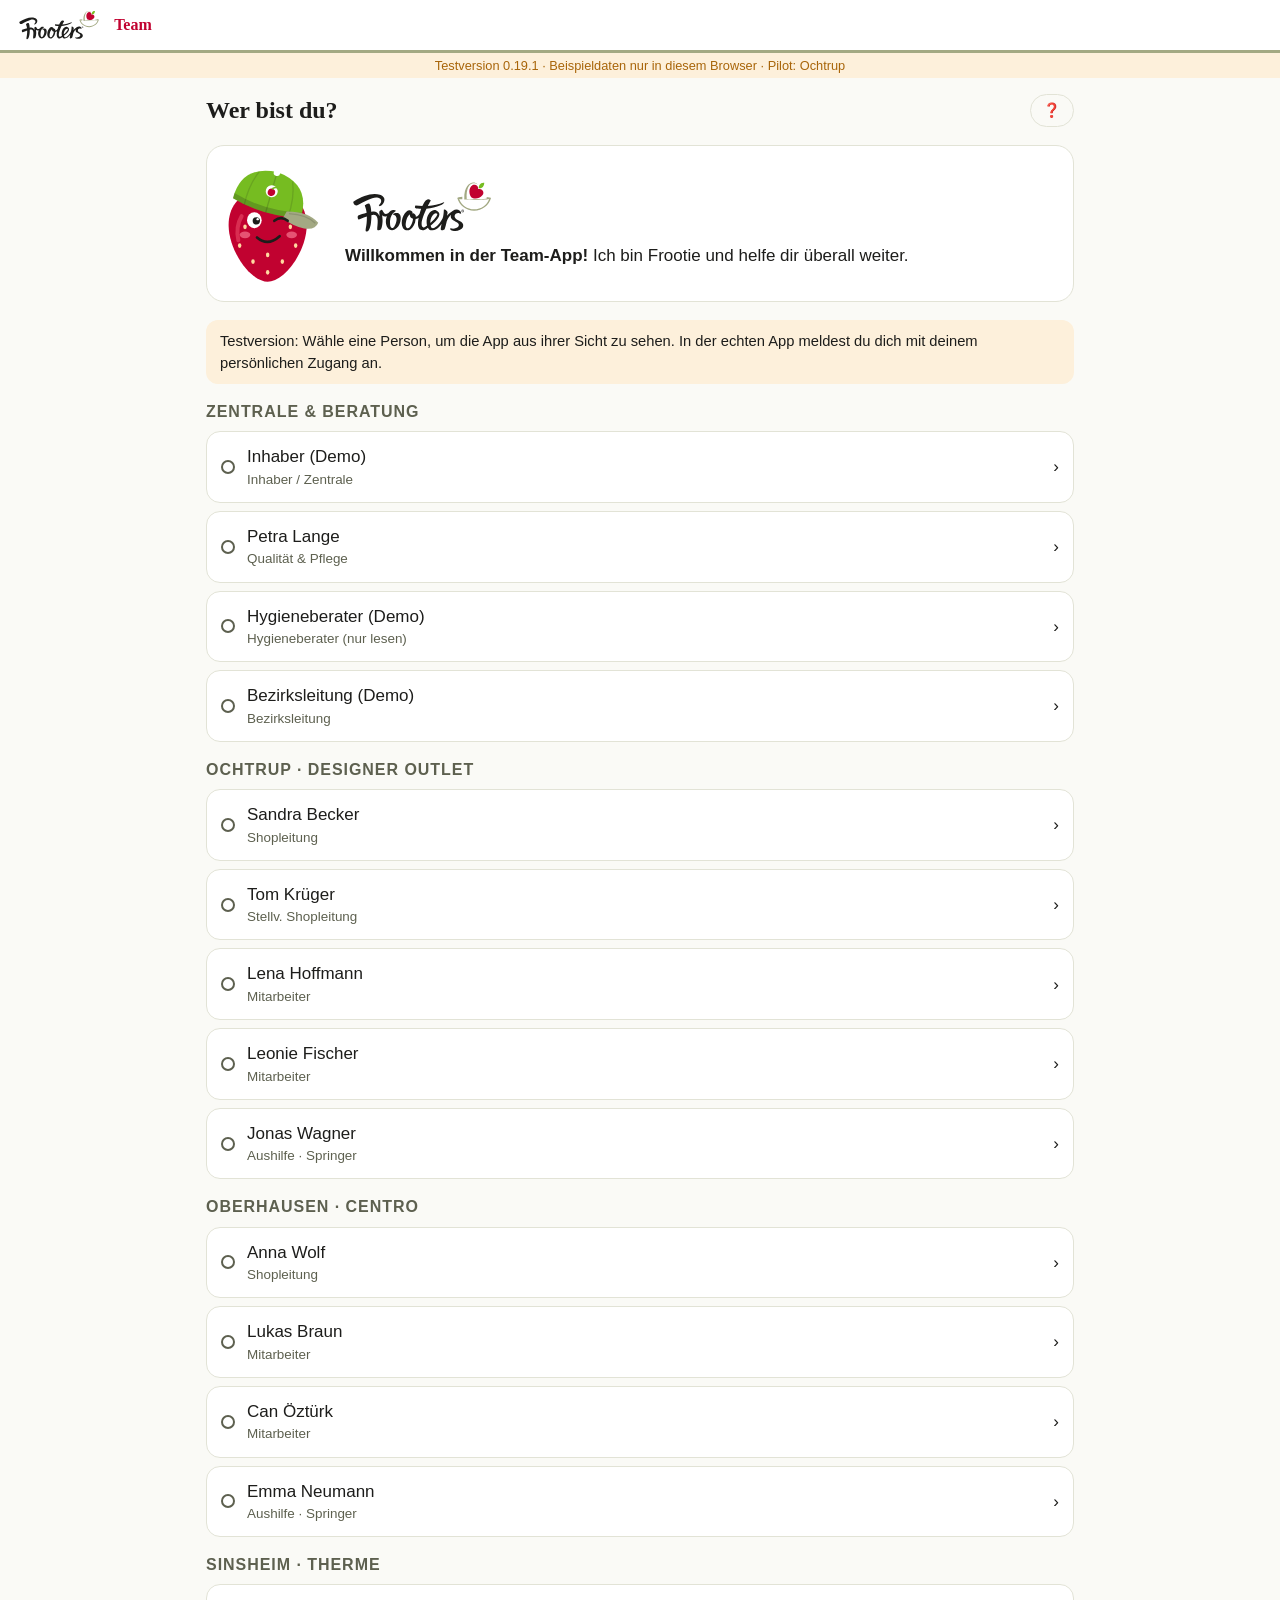
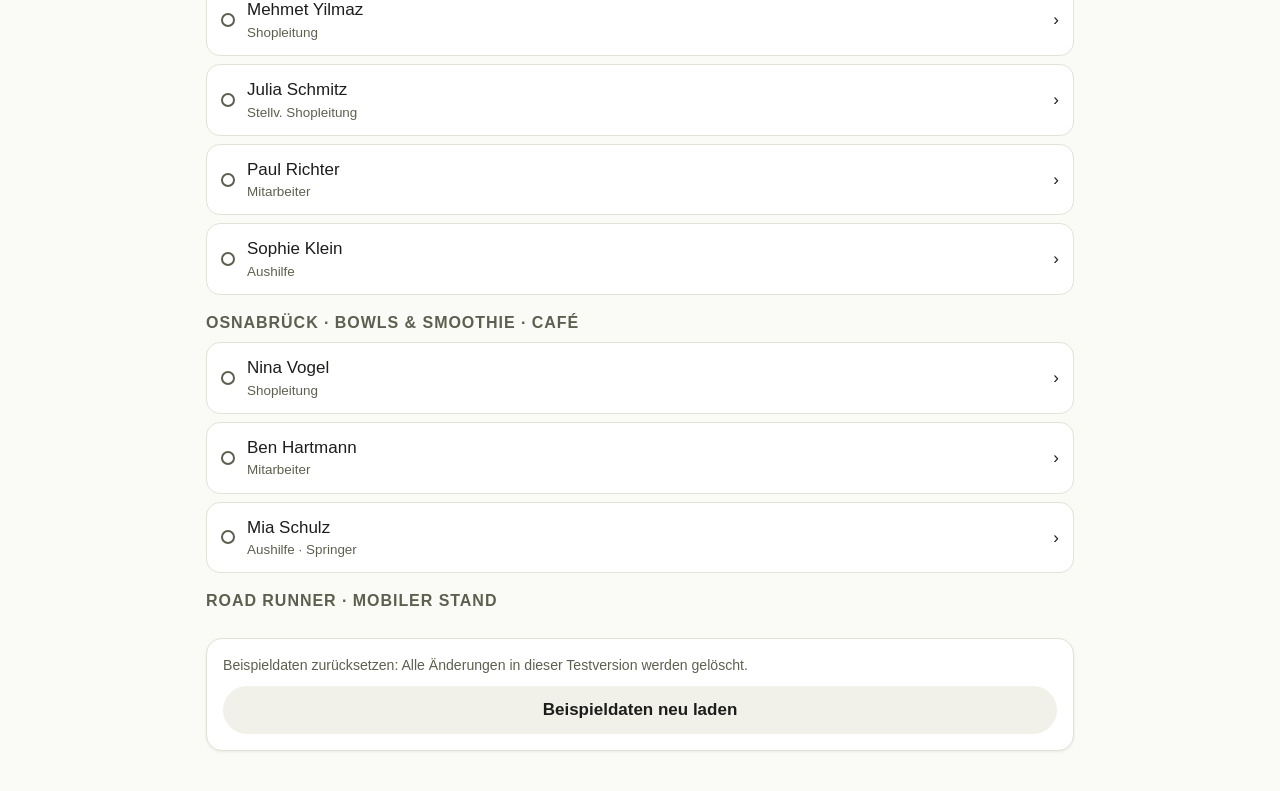
<file: index.html>
<!doctype html>
<html lang="de">
<head>
<meta charset="utf-8">
<meta name="viewport" content="width=device-width, initial-scale=1, viewport-fit=cover">
<meta name="claude:viewport-fit-sides" content="cover">
<!-- Programmcode nur von hier, keine fremden Seiten, keine fremden Datenziele (Version 0.1 arbeitet nur im Browser) -->
<meta http-equiv="Content-Security-Policy" content="default-src 'self'; script-src 'self'; style-src 'self' 'unsafe-inline'; img-src 'self' data:; connect-src 'self'; manifest-src 'self'; base-uri 'self'; form-action 'self'; object-src 'none'">
<meta name="theme-color" content="#a3a983">
<title>frooters Team</title>
<link rel="manifest" href="manifest.webmanifest">
<link rel="icon" href="frootie.svg" type="image/svg+xml">
<link rel="apple-touch-icon" href="icon-192.png">
<link rel="stylesheet" href="styles.css?v=0.19.1">
</head>
<body>
<div id="app"><div style="padding:32px;text-align:center;font-family:sans-serif"><img src="logo.svg" alt="frooters" style="height:56px"><p>Team-App wird geladen …</p></div></div>
<noscript>Bitte JavaScript einschalten.</noscript>
<script src="logik.js?v=0.19.1"></script>
<script src="daten.js?v=0.19.1"></script>
<script src="buero.js?v=0.19.1"></script>
<script src="app.js?v=0.19.1" data-v="0.19.1"></script>
</body>
</html>
</file>
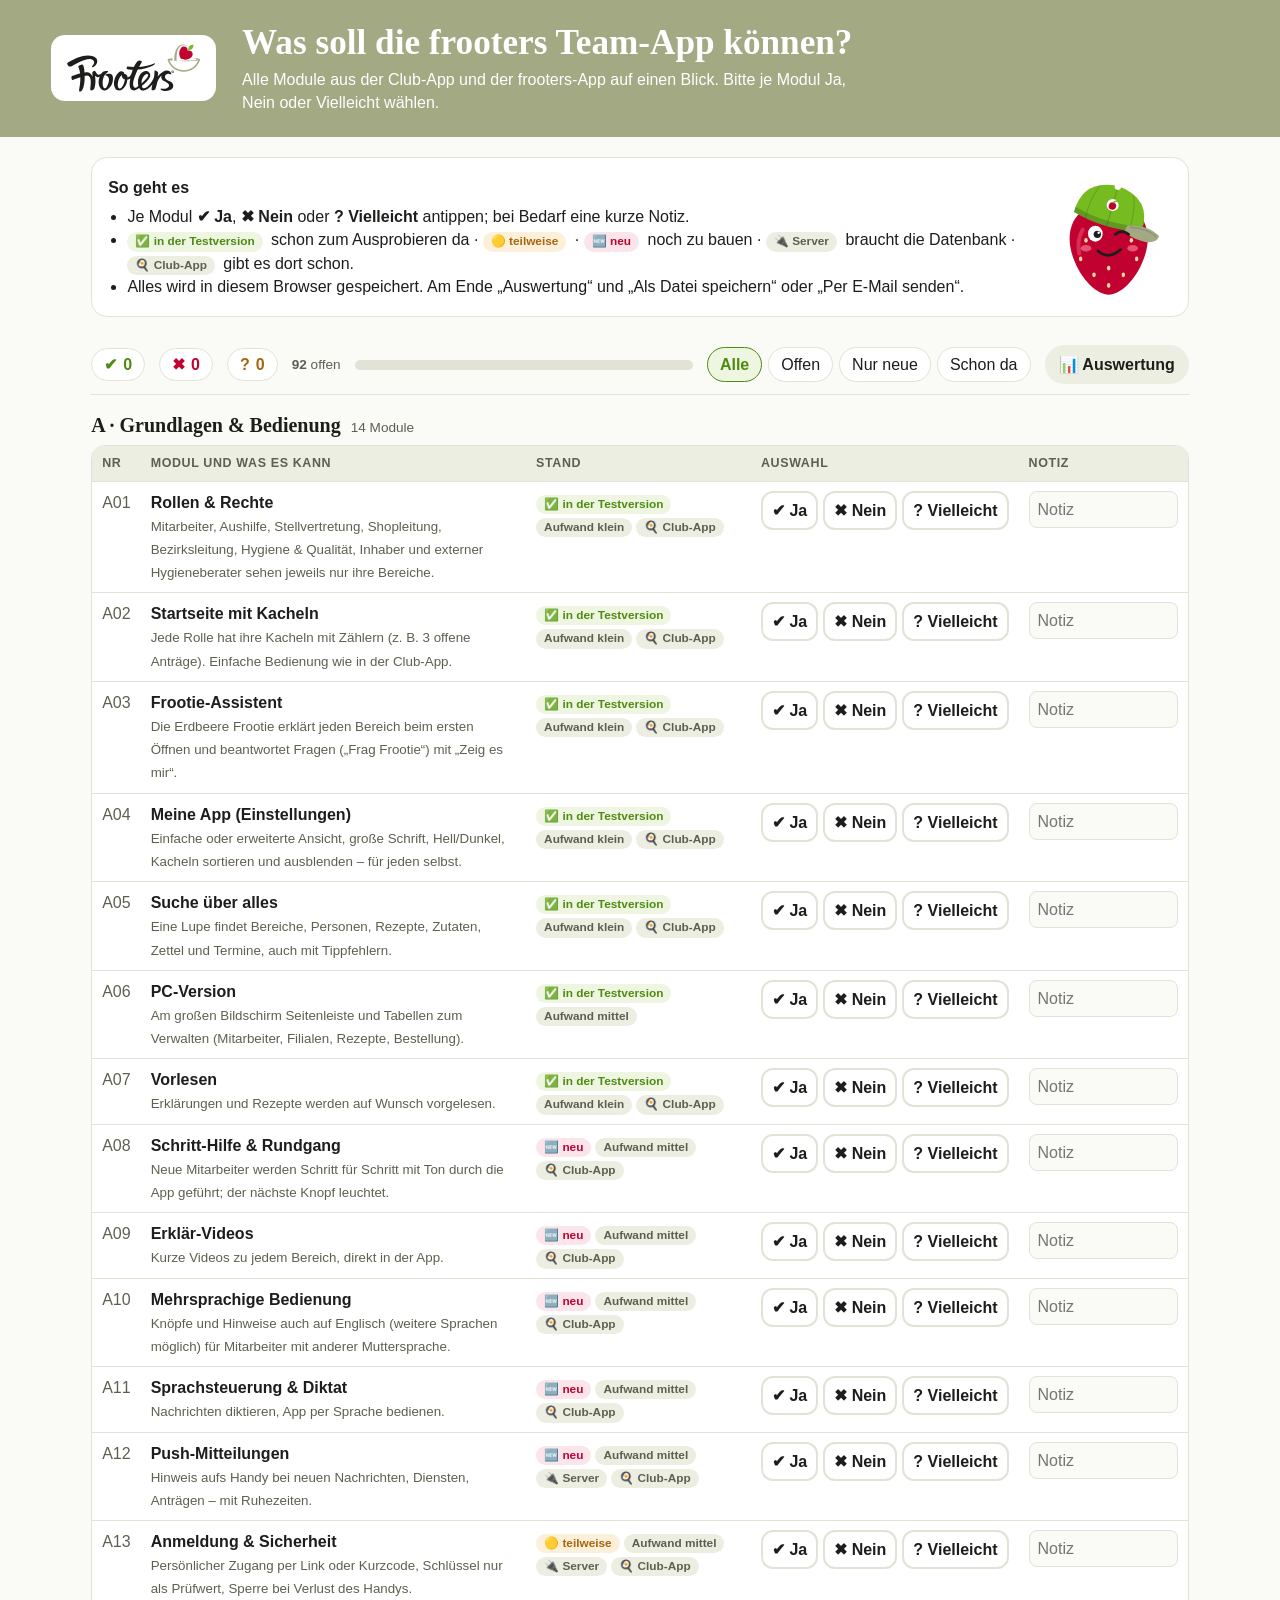
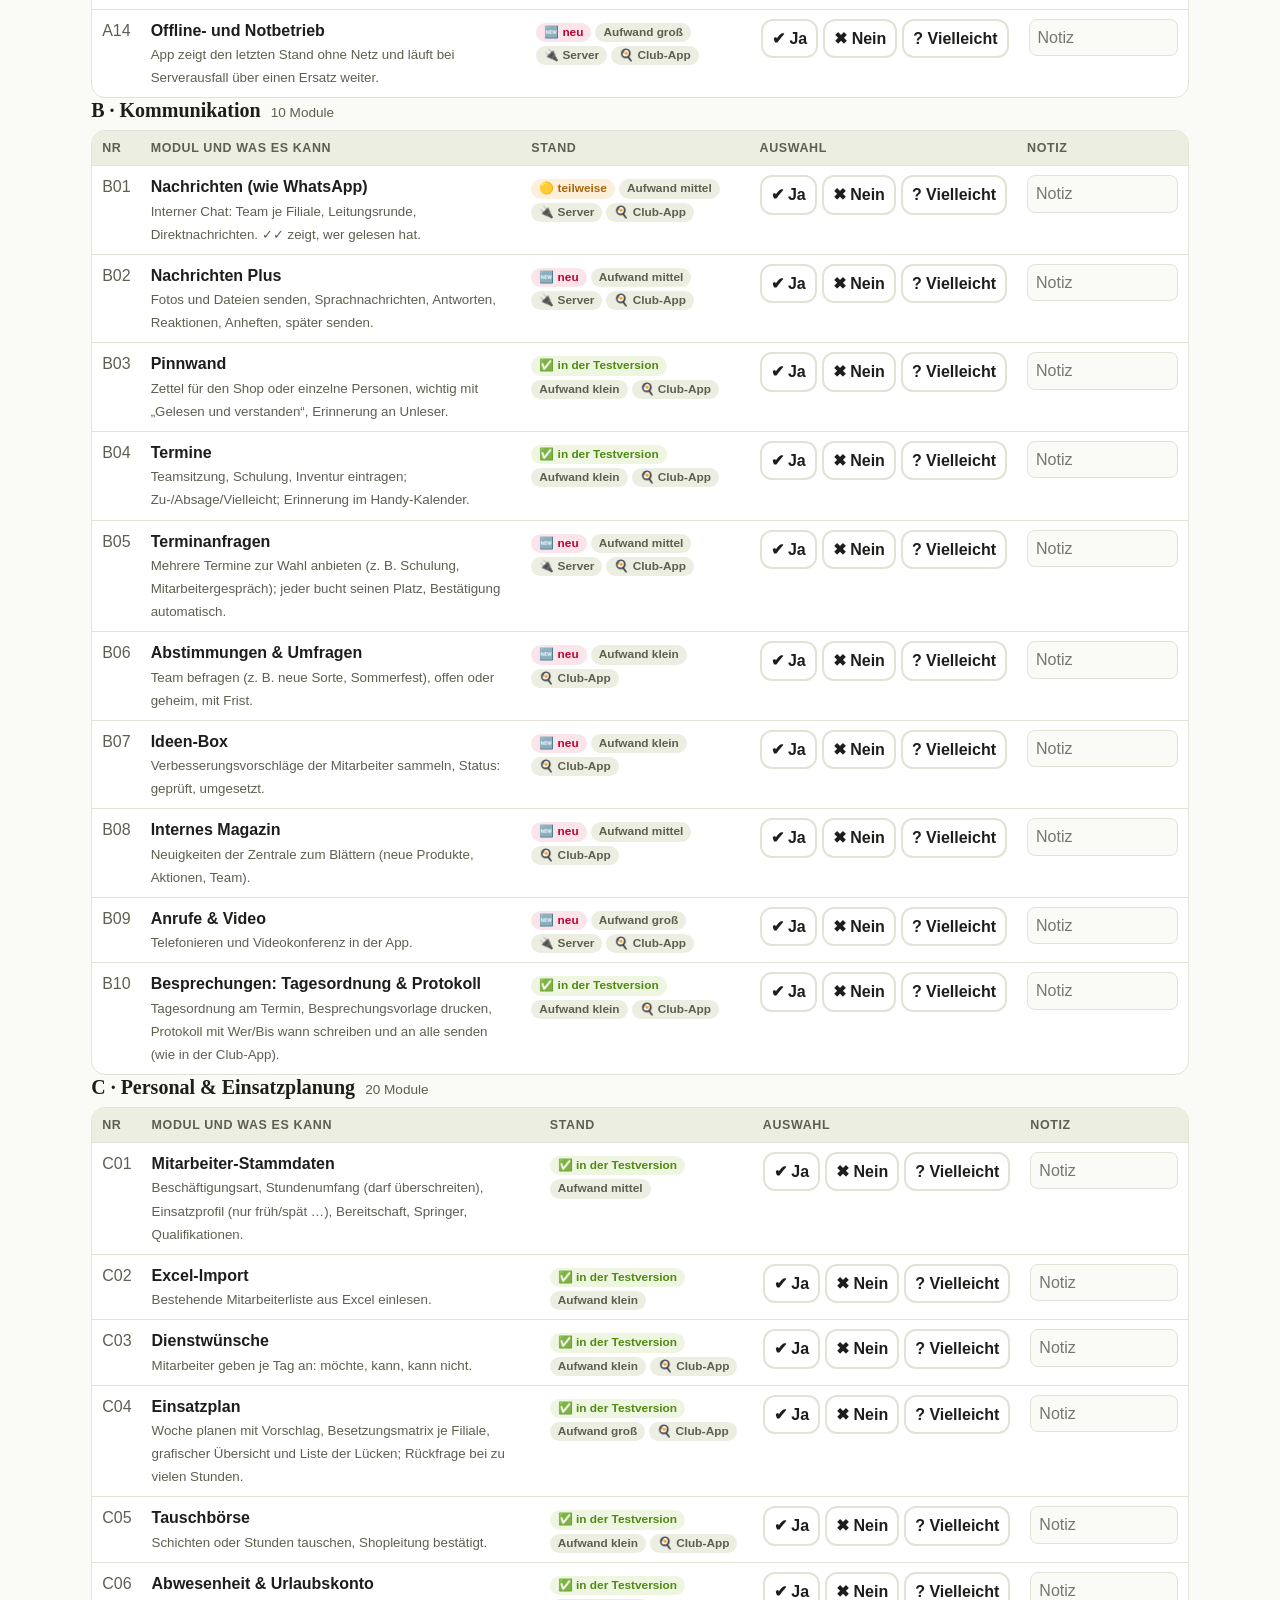
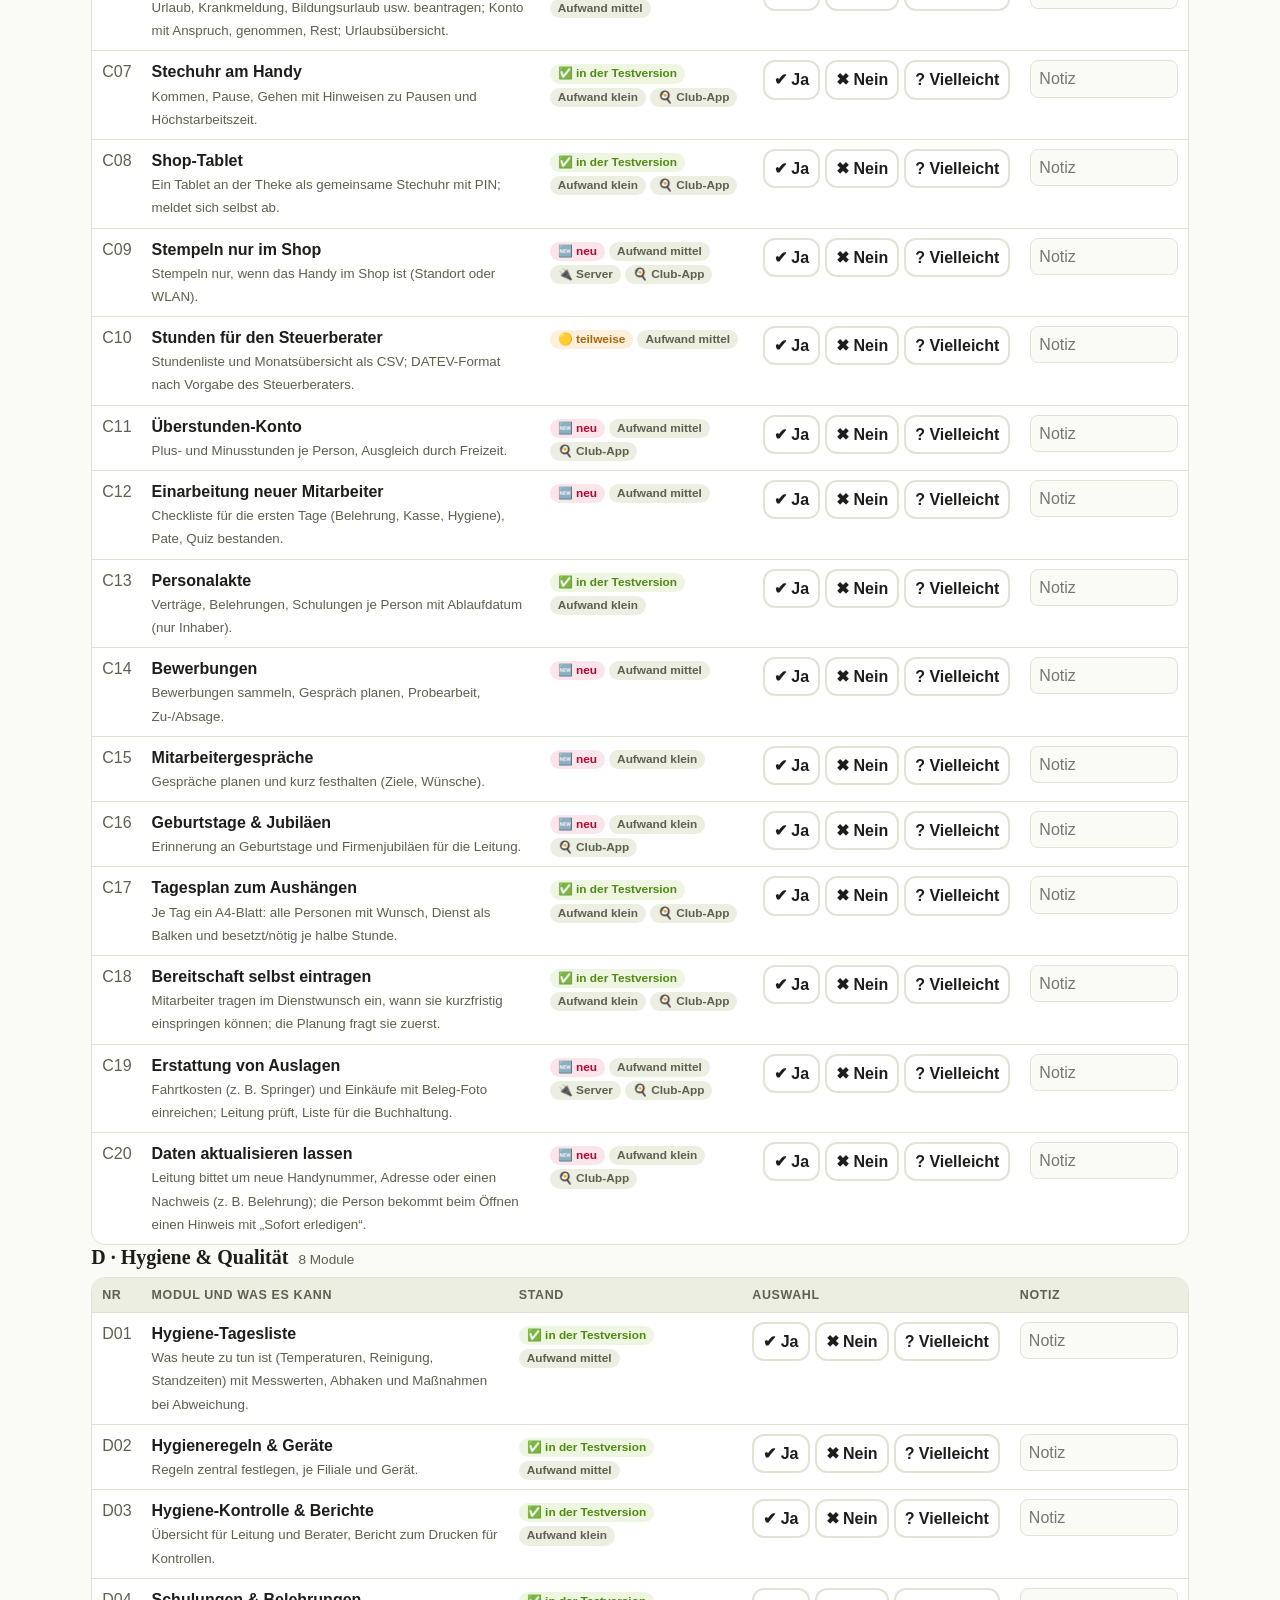
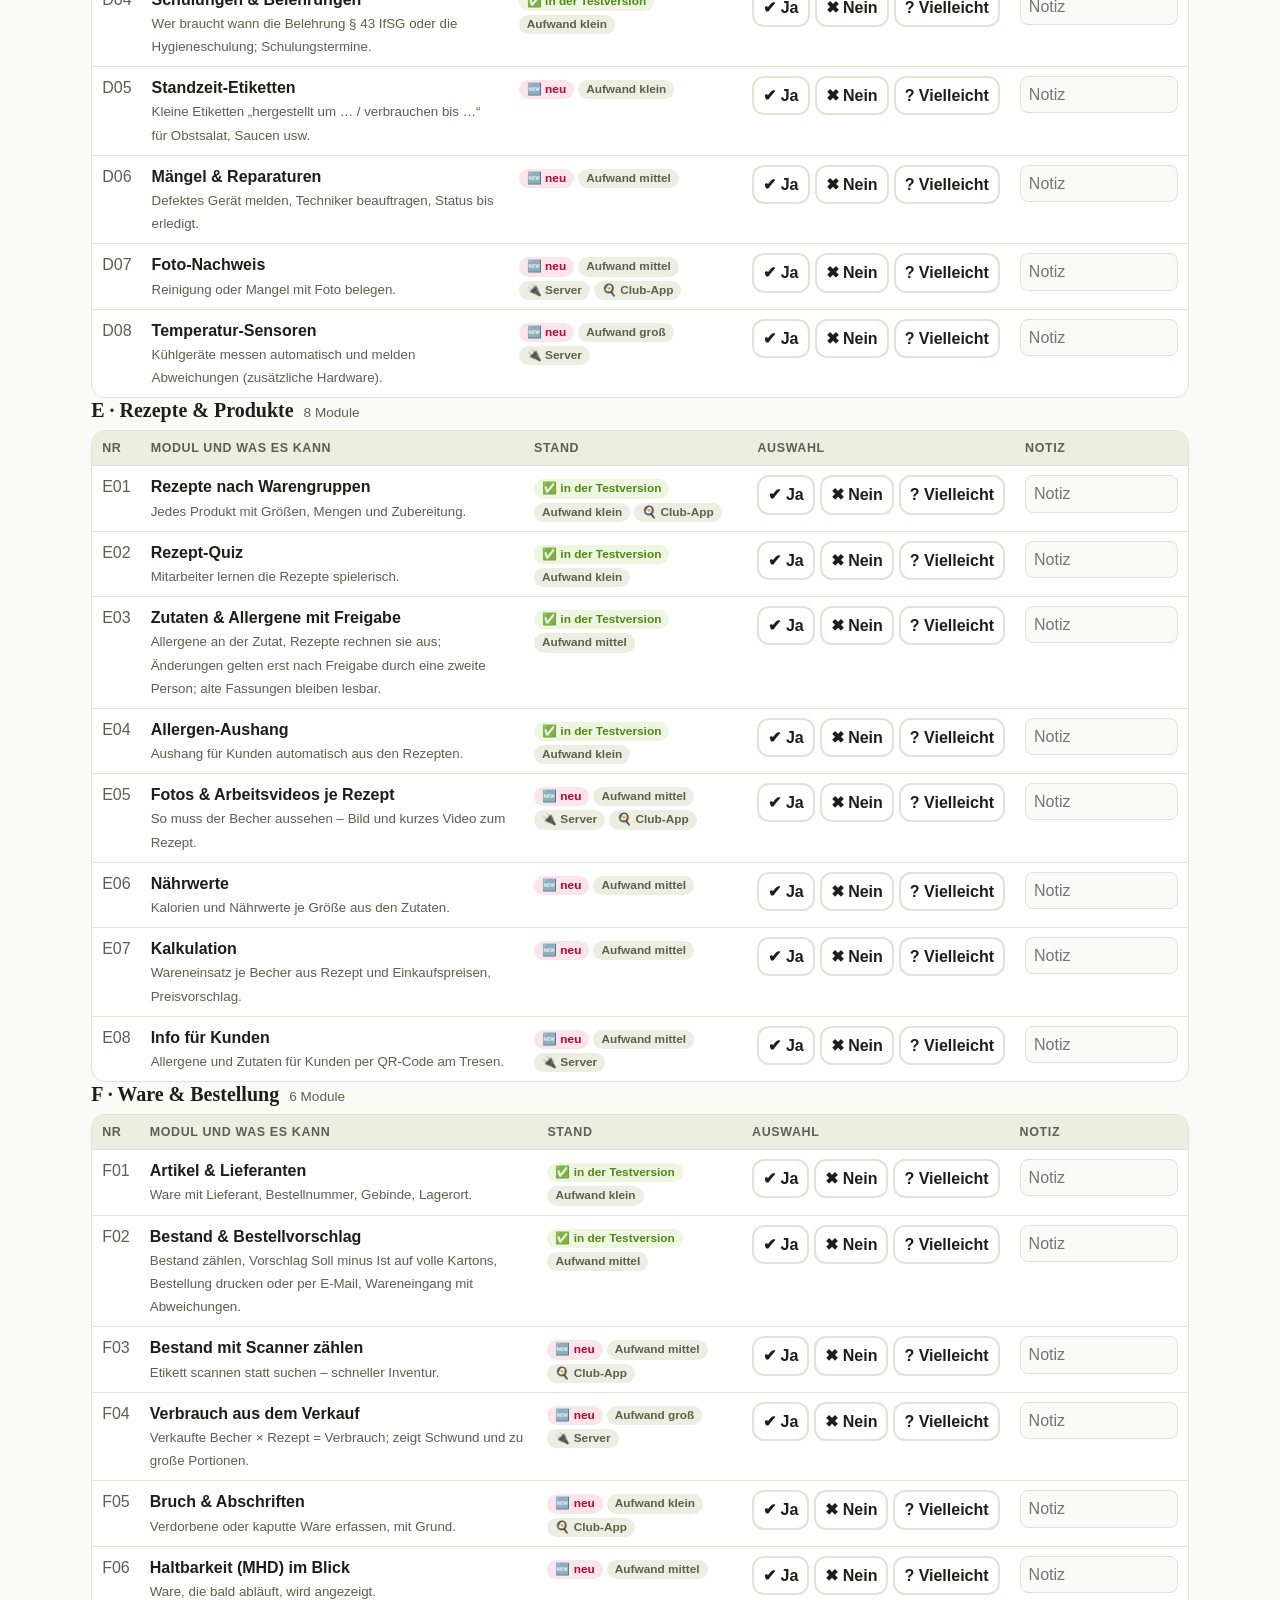
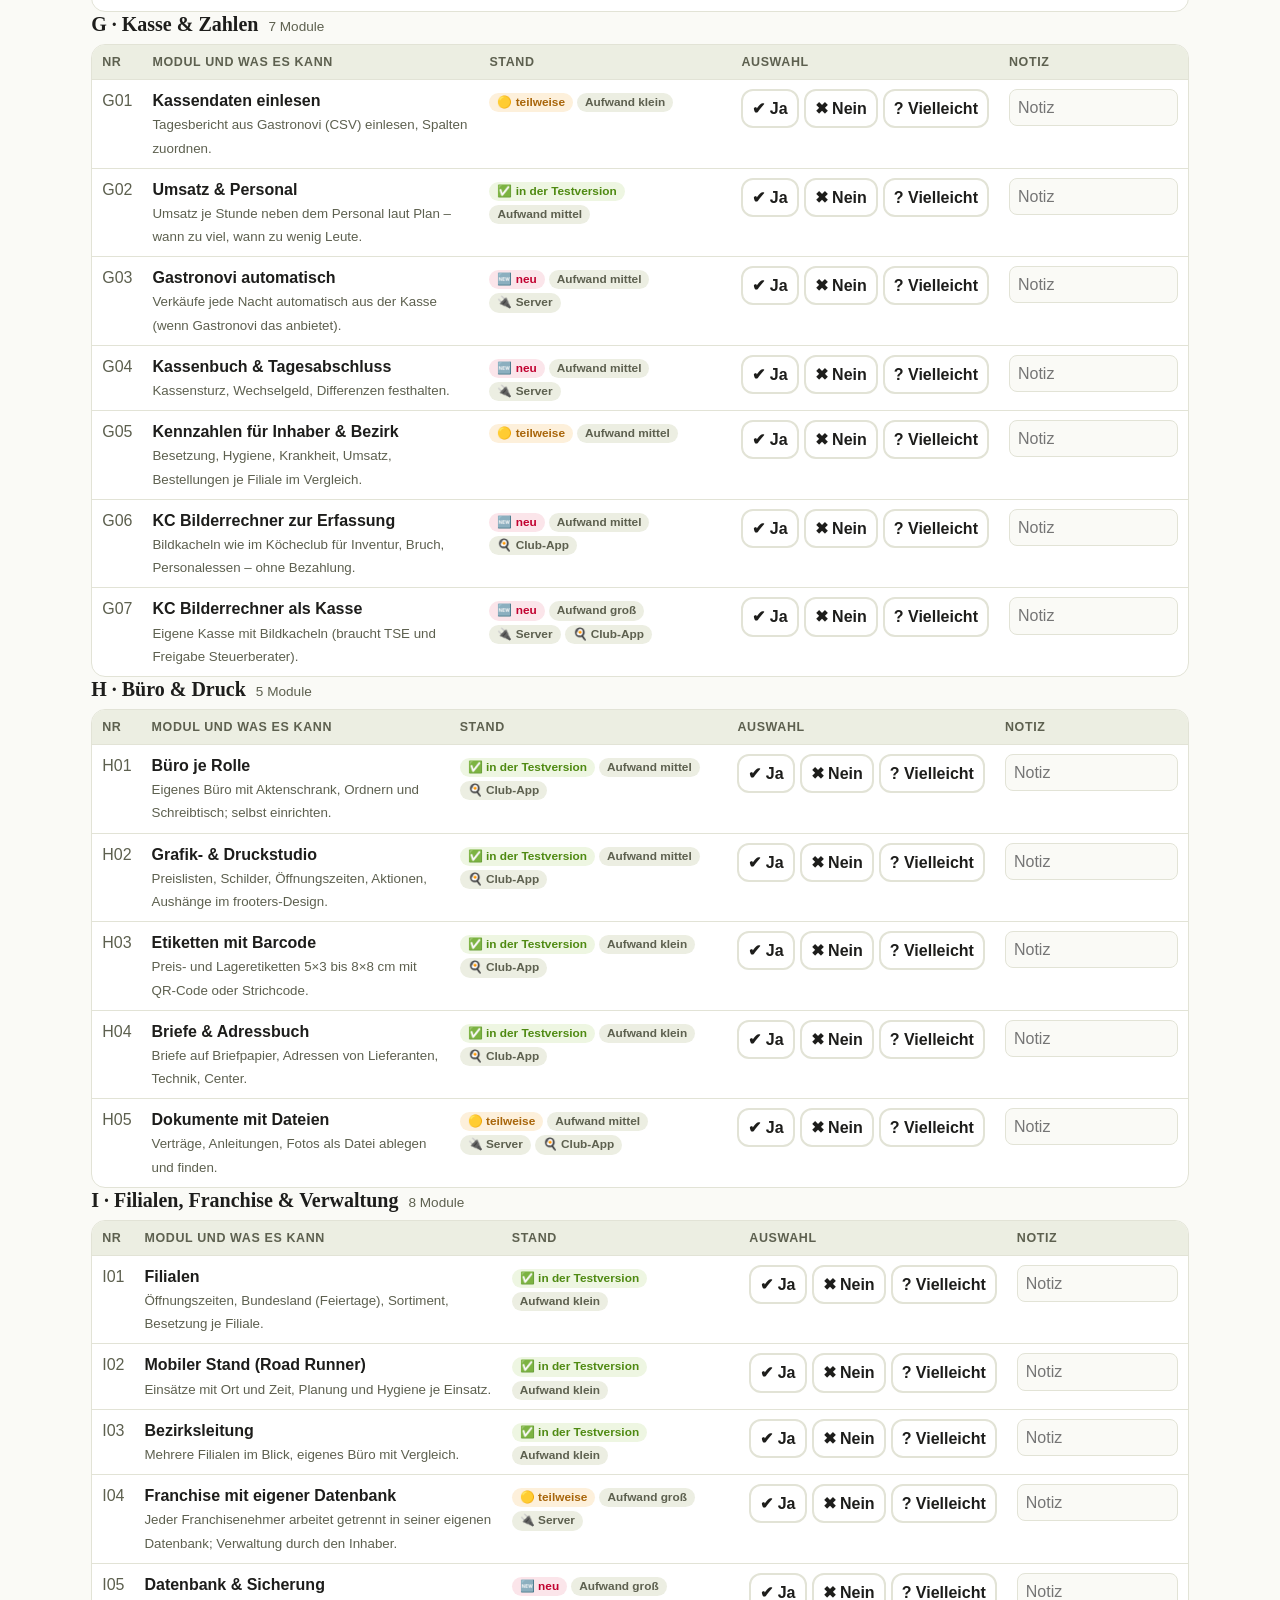
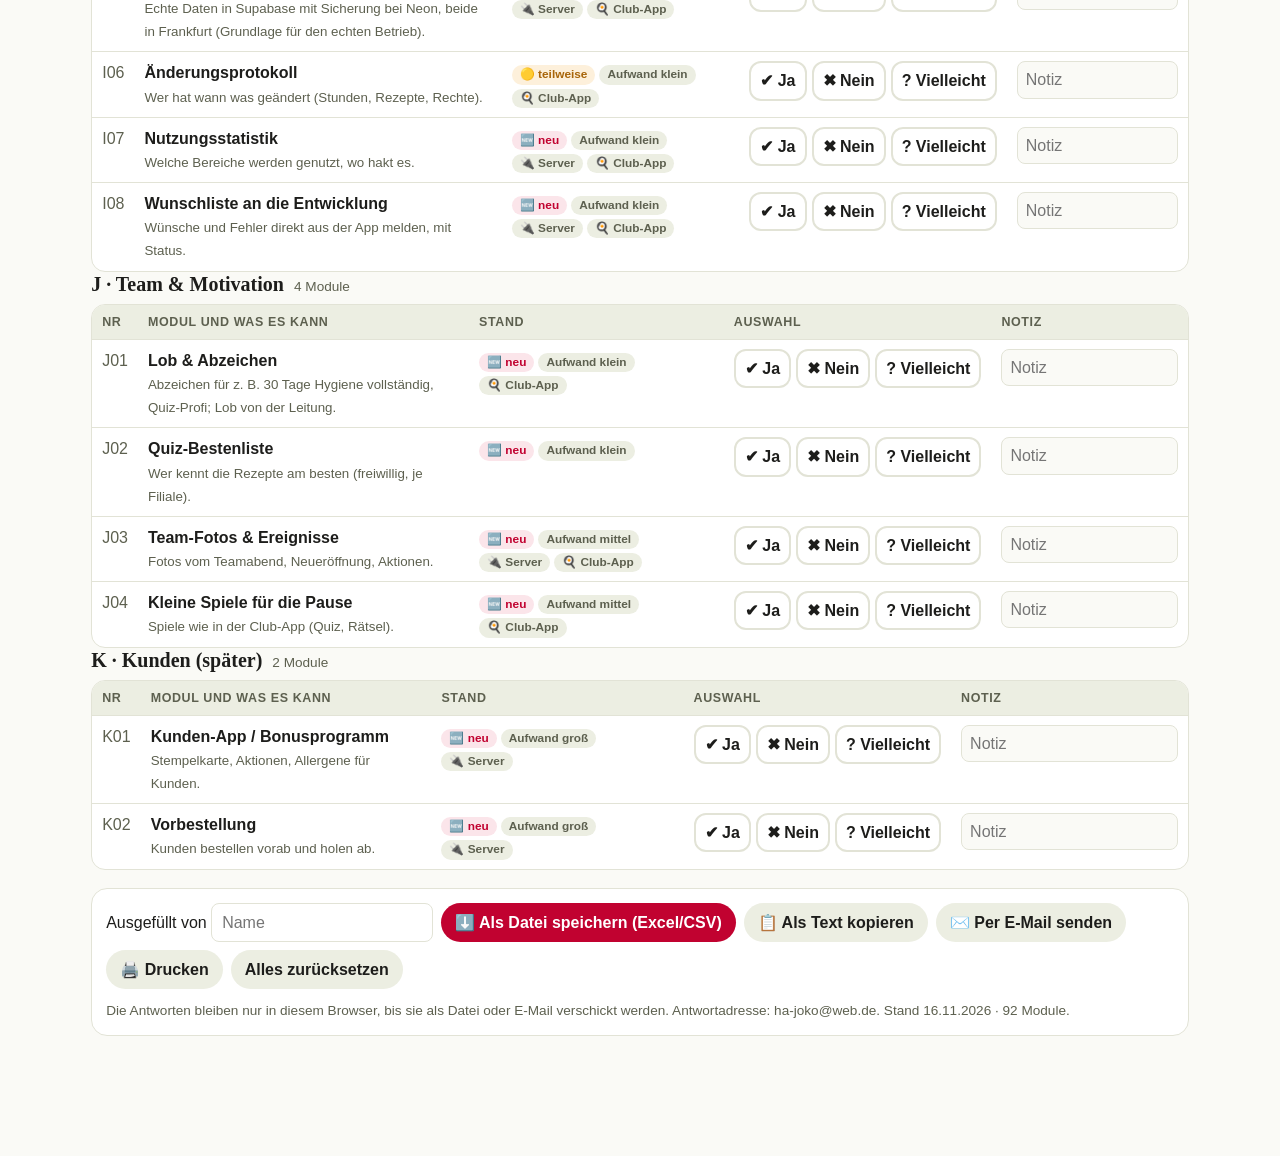
<file: auswahl.html>
<!doctype html>
<html lang="de"><head><meta charset="utf-8"><meta name="viewport" content="width=device-width, initial-scale=1">
<title>frooters Team-App · Modulauswahl</title>
<style>
:root{--sage:#a3a983;--sage-soft:#eceee2;--rot:#c10230;--rot-soft:#fbe5ea;--gruen:#4f8a12;--gruen-soft:#eef6e2;--gelb:#a8650a;--gelb-soft:#fdf0db;--ink:#1d1d1b;--muted:#5d604f;--line:#e2e3d6;--bg:#fafaf6;--weiss:#fff}
*{box-sizing:border-box} body{margin:0;background:var(--bg);color:var(--ink);font-family:"Didact Gothic","Segoe UI",Arial,sans-serif;line-height:1.45}
h1,h2,h3{font-family:Arvo,Rockwell,Georgia,serif;margin:0;line-height:1.2}
.band{background:var(--sage);padding:22px max(16px,4vw)} .band .in{max-width:1200px;margin:0 auto;display:flex;flex-wrap:wrap;gap:14px 26px;align-items:center}
.plate{background:#fff;border-radius:14px;padding:8px 14px} .plate img{height:50px;display:block}
.band h1{color:#fff;font-size:clamp(1.5rem,3.4vw,2.2rem)} .band p{color:#fff;margin:4px 0 0;max-width:70ch}
.wrap{max-width:1200px;margin:0 auto;padding:20px max(16px,4vw) 120px;display:grid;gap:18px}
.intro{display:grid;grid-template-columns:minmax(0,1fr) 110px;gap:18px;align-items:center;background:#fff;border:1px solid var(--line);border-radius:16px;padding:16px}
.intro img{width:110px} .intro ul{margin:6px 0 0;padding-left:1.2em}
.leiste{position:sticky;top:0;z-index:5;background:var(--bg);padding:10px 0;border-bottom:1px solid var(--line);display:flex;flex-wrap:wrap;gap:8px 14px;align-items:center}
.zahl{display:inline-flex;gap:6px;align-items:center;font-weight:700;border-radius:99px;padding:4px 12px;background:#fff;border:1px solid var(--line)}
.zahl.j{color:var(--gruen)} .zahl.n{color:var(--rot)} .zahl.v{color:var(--gelb)}
.balken{flex:1 1 160px;height:10px;border-radius:99px;background:var(--line);overflow:hidden;min-width:120px} .balken i{display:block;height:100%;background:var(--gruen);width:0}
button,select,input,textarea{font:inherit;color:inherit} .knopf{border:0;border-radius:99px;padding:8px 14px;font-weight:700;background:var(--rot);color:#fff;cursor:pointer} .knopf.zwei{background:var(--sage-soft);color:var(--ink)}
.filter{display:flex;flex-wrap:wrap;gap:6px} .filter button{border:1px solid var(--line);background:#fff;border-radius:99px;padding:5px 12px;cursor:pointer} .filter button.an{background:var(--gruen-soft);border-color:var(--gruen);color:var(--gruen);font-weight:700}
.gruppe{display:grid;gap:8px} .gruppe h2{font-size:1.25rem;display:flex;gap:10px;align-items:baseline} .gruppe h2 small{font-family:"Segoe UI",Arial,sans-serif;font-size:.85rem;color:var(--muted);font-weight:400}
table{width:100%;border-collapse:separate;border-spacing:0;background:#fff;border:1px solid var(--line);border-radius:14px;overflow:hidden}
th{background:var(--sage-soft);text-align:left;font-size:.78rem;text-transform:uppercase;letter-spacing:.05em;color:var(--muted);padding:8px 10px}
td{border-top:1px solid var(--line);padding:9px 10px;vertical-align:top} tr.ja td{background:#f3faea} tr.nein td{background:#fdf2f4} tr.vielleicht td{background:#fff8ea}
td.nr{color:var(--muted);font-variant-numeric:tabular-nums;white-space:nowrap} td.modul b{display:block} td.modul small{color:var(--muted)}
.marke{display:inline-block;font-size:.74rem;font-weight:700;border-radius:99px;padding:1px 8px;margin:2px 4px 0 0;background:var(--sage-soft);color:var(--muted);white-space:nowrap}
.marke.da{background:var(--gruen-soft);color:var(--gruen)} .marke.teil{background:var(--gelb-soft);color:var(--gelb)} .marke.neu{background:var(--rot-soft);color:var(--rot)}
.wahl{display:flex;gap:5px;flex-wrap:nowrap} .wahl label{cursor:pointer} .wahl input{position:absolute;opacity:0;width:1px;height:1px}
.wahl span{display:inline-flex;align-items:center;gap:4px;border:2px solid var(--line);border-radius:12px;padding:6px 9px;font-weight:700;background:#fff;min-width:44px;justify-content:center;white-space:nowrap}
.wahl input:focus-visible+span{outline:3px solid var(--gruen);outline-offset:2px}
.wahl input[value=ja]:checked+span{background:var(--gruen);border-color:var(--gruen);color:#fff} .wahl input[value=nein]:checked+span{background:var(--rot);border-color:var(--rot);color:#fff} .wahl input[value=vielleicht]:checked+span{background:#e0a32e;border-color:#e0a32e;color:#fff}
td.notiz input{width:100%;min-width:120px;border:1px solid var(--line);border-radius:8px;padding:6px 8px;background:var(--bg)}
.fuss{display:flex;flex-wrap:wrap;gap:8px;align-items:center;background:#fff;border:1px solid var(--line);border-radius:16px;padding:14px}
.fuss input{border:1px solid var(--line);border-radius:8px;padding:7px 10px;min-width:220px}
#auswertung{display:none} #auswertung.an{display:grid;gap:12px}
.ausw{display:grid;grid-template-columns:repeat(auto-fit,minmax(240px,1fr));gap:12px} .ausw > div{background:#fff;border:1px solid var(--line);border-radius:14px;padding:12px} .ausw ol{margin:6px 0 0;padding-left:1.3em}
.klein{font-size:.85rem;color:var(--muted)} .meldung{position:fixed;left:50%;bottom:20px;transform:translateX(-50%);background:#1d1d1b;color:#fff;border-radius:99px;padding:10px 18px;z-index:20}
@media (max-width:1000px) and (min-width:761px){ td.modul small{font-size:.85rem} }
@media (max-width:760px){ .wahl{flex-wrap:wrap}
  table,thead,tbody,tr,td{display:block} thead{display:none} tr{border-top:1px solid var(--line);padding:8px 10px} td{border:0;padding:3px 0}
  td.nr{display:inline-block;margin-right:6px} td.modul{display:inline} .intro{grid-template-columns:1fr} .intro img{width:80px}
}
@media print{
  .leiste,.fuss .knopf,.filter,#knoepfe,.meldung{display:none!important} body{background:#fff} .wrap{padding:0} table{border-radius:0} tr{break-inside:avoid}
  .wahl span{border:1.5px solid #555;padding:2px 6px;min-width:0} .wahl input:checked+span{background:#000!important;color:#fff!important}
  td.notiz input{border:0;border-bottom:1px solid #999;border-radius:0;background:none}
}
</style></head>
<body>
<header class="band"><div class="in"><div class="plate"><img src="[data-uri]" alt="frooters"></div>
<div><h1>Was soll die frooters Team-App können?</h1><p>Alle Module aus der Club-App und der frooters-App auf einen Blick. Bitte je Modul Ja, Nein oder Vielleicht wählen.</p></div></div></header>
<main class="wrap">
<section class="intro"><div><b>So geht es</b><ul>
<li>Je Modul <b>✔ Ja</b>, <b>✖ Nein</b> oder <b>? Vielleicht</b> antippen; bei Bedarf eine kurze Notiz.</li>
<li><span class="marke da">✅ in der Testversion</span> schon zum Ausprobieren da · <span class="marke teil">🟡 teilweise</span> · <span class="marke neu">🆕 neu</span> noch zu bauen · <span class="marke">🔌 Server</span> braucht die Datenbank · <span class="marke">🍳 Club-App</span> gibt es dort schon.</li>
<li>Alles wird in diesem Browser gespeichert. Am Ende „Auswertung“ und „Als Datei speichern“ oder „Per E-Mail senden“.</li></ul></div><img src="[data-uri]" alt="Frootie"></section>

<div class="leiste" id="knoepfe"><span class="zahl j">✔ <b id="z-ja">0</b></span><span class="zahl n">✖ <b id="z-nein">0</b></span><span class="zahl v">? <b id="z-vielleicht">0</b></span>
  <span class="klein"><b id="z-offen">0</b> offen</span><span class="balken" aria-hidden="true"><i id="balken"></i></span>
  <div class="filter" role="group" aria-label="Filter"><button data-f="alle" class="an">Alle</button><button data-f="offen">Offen</button><button data-f="neu">Nur neue</button><button data-f="da">Schon da</button></div>
  <button class="knopf zwei" id="b-auswertung">📊 Auswertung</button></div>

<div id="liste"></div>

<section id="auswertung" aria-live="polite"></section>

<section class="fuss"><label>Ausgefüllt von <input id="wer" placeholder="Name" autocomplete="name"></label>
  <button class="knopf" id="b-csv">⬇️ Als Datei speichern (Excel/CSV)</button><button class="knopf zwei" id="b-text">📋 Als Text kopieren</button><button class="knopf zwei" id="b-mail">✉️ Per E-Mail senden</button><button class="knopf zwei" id="b-druck">🖨️ Drucken</button>
  <button class="knopf zwei" id="b-leeren">Alles zurücksetzen</button>
  <p class="klein" style="flex-basis:100%;margin:4px 0 0">Die Antworten bleiben nur in diesem Browser, bis sie als Datei oder E-Mail verschickt werden. Antwortadresse: ha-joko@web.de. Stand 16.11.2026 · 92 Module.</p></section>
</main>
<script>
const MODULE = [{"id": "A01", "g": "A", "gn": "Grundlagen & Bedienung", "t": "Rollen & Rechte", "x": "Mitarbeiter, Aushilfe, Stellvertretung, Shopleitung, Bezirksleitung, Hygiene & Qualität, Inhaber und externer Hygieneberater sehen jeweils nur ihre Bereiche.", "st": "da", "a": "S", "club": true, "server": false}, {"id": "A02", "g": "A", "gn": "Grundlagen & Bedienung", "t": "Startseite mit Kacheln", "x": "Jede Rolle hat ihre Kacheln mit Zählern (z. B. 3 offene Anträge). Einfache Bedienung wie in der Club-App.", "st": "da", "a": "S", "club": true, "server": false}, {"id": "A03", "g": "A", "gn": "Grundlagen & Bedienung", "t": "Frootie-Assistent", "x": "Die Erdbeere Frootie erklärt jeden Bereich beim ersten Öffnen und beantwortet Fragen („Frag Frootie“) mit „Zeig es mir“.", "st": "da", "a": "S", "club": true, "server": false}, {"id": "A04", "g": "A", "gn": "Grundlagen & Bedienung", "t": "Meine App (Einstellungen)", "x": "Einfache oder erweiterte Ansicht, große Schrift, Hell/Dunkel, Kacheln sortieren und ausblenden – für jeden selbst.", "st": "da", "a": "S", "club": true, "server": false}, {"id": "A05", "g": "A", "gn": "Grundlagen & Bedienung", "t": "Suche über alles", "x": "Eine Lupe findet Bereiche, Personen, Rezepte, Zutaten, Zettel und Termine, auch mit Tippfehlern.", "st": "da", "a": "S", "club": true, "server": false}, {"id": "A06", "g": "A", "gn": "Grundlagen & Bedienung", "t": "PC-Version", "x": "Am großen Bildschirm Seitenleiste und Tabellen zum Verwalten (Mitarbeiter, Filialen, Rezepte, Bestellung).", "st": "da", "a": "M", "club": false, "server": false}, {"id": "A07", "g": "A", "gn": "Grundlagen & Bedienung", "t": "Vorlesen", "x": "Erklärungen und Rezepte werden auf Wunsch vorgelesen.", "st": "da", "a": "S", "club": true, "server": false}, {"id": "A08", "g": "A", "gn": "Grundlagen & Bedienung", "t": "Schritt-Hilfe & Rundgang", "x": "Neue Mitarbeiter werden Schritt für Schritt mit Ton durch die App geführt; der nächste Knopf leuchtet.", "st": "neu", "a": "M", "club": true, "server": false}, {"id": "A09", "g": "A", "gn": "Grundlagen & Bedienung", "t": "Erklär-Videos", "x": "Kurze Videos zu jedem Bereich, direkt in der App.", "st": "neu", "a": "M", "club": true, "server": false}, {"id": "A10", "g": "A", "gn": "Grundlagen & Bedienung", "t": "Mehrsprachige Bedienung", "x": "Knöpfe und Hinweise auch auf Englisch (weitere Sprachen möglich) für Mitarbeiter mit anderer Muttersprache.", "st": "neu", "a": "M", "club": true, "server": false}, {"id": "A11", "g": "A", "gn": "Grundlagen & Bedienung", "t": "Sprachsteuerung & Diktat", "x": "Nachrichten diktieren, App per Sprache bedienen.", "st": "neu", "a": "M", "club": true, "server": false}, {"id": "A12", "g": "A", "gn": "Grundlagen & Bedienung", "t": "Push-Mitteilungen", "x": "Hinweis aufs Handy bei neuen Nachrichten, Diensten, Anträgen – mit Ruhezeiten.", "st": "neu", "a": "M", "club": true, "server": true}, {"id": "A13", "g": "A", "gn": "Grundlagen & Bedienung", "t": "Anmeldung & Sicherheit", "x": "Persönlicher Zugang per Link oder Kurzcode, Schlüssel nur als Prüfwert, Sperre bei Verlust des Handys.", "st": "teil", "a": "M", "club": true, "server": true}, {"id": "A14", "g": "A", "gn": "Grundlagen & Bedienung", "t": "Offline- und Notbetrieb", "x": "App zeigt den letzten Stand ohne Netz und läuft bei Serverausfall über einen Ersatz weiter.", "st": "neu", "a": "L", "club": true, "server": true}, {"id": "B01", "g": "B", "gn": "Kommunikation", "t": "Nachrichten (wie WhatsApp)", "x": "Interner Chat: Team je Filiale, Leitungsrunde, Direktnachrichten. ✓✓ zeigt, wer gelesen hat.", "st": "teil", "a": "M", "club": true, "server": true}, {"id": "B02", "g": "B", "gn": "Kommunikation", "t": "Nachrichten Plus", "x": "Fotos und Dateien senden, Sprachnachrichten, Antworten, Reaktionen, Anheften, später senden.", "st": "neu", "a": "M", "club": true, "server": true}, {"id": "B03", "g": "B", "gn": "Kommunikation", "t": "Pinnwand", "x": "Zettel für den Shop oder einzelne Personen, wichtig mit „Gelesen und verstanden“, Erinnerung an Unleser.", "st": "da", "a": "S", "club": true, "server": false}, {"id": "B04", "g": "B", "gn": "Kommunikation", "t": "Termine", "x": "Teamsitzung, Schulung, Inventur eintragen; Zu-/Absage/Vielleicht; Erinnerung im Handy-Kalender.", "st": "da", "a": "S", "club": true, "server": false}, {"id": "B05", "g": "B", "gn": "Kommunikation", "t": "Terminanfragen", "x": "Mehrere Termine zur Wahl anbieten (z. B. Schulung, Mitarbeitergespräch); jeder bucht seinen Platz, Bestätigung automatisch.", "st": "neu", "a": "M", "club": true, "server": true}, {"id": "B06", "g": "B", "gn": "Kommunikation", "t": "Abstimmungen & Umfragen", "x": "Team befragen (z. B. neue Sorte, Sommerfest), offen oder geheim, mit Frist.", "st": "neu", "a": "S", "club": true, "server": false}, {"id": "B07", "g": "B", "gn": "Kommunikation", "t": "Ideen-Box", "x": "Verbesserungsvorschläge der Mitarbeiter sammeln, Status: geprüft, umgesetzt.", "st": "neu", "a": "S", "club": true, "server": false}, {"id": "B08", "g": "B", "gn": "Kommunikation", "t": "Internes Magazin", "x": "Neuigkeiten der Zentrale zum Blättern (neue Produkte, Aktionen, Team).", "st": "neu", "a": "M", "club": true, "server": false}, {"id": "B09", "g": "B", "gn": "Kommunikation", "t": "Anrufe & Video", "x": "Telefonieren und Videokonferenz in der App.", "st": "neu", "a": "L", "club": true, "server": true}, {"id": "B10", "g": "B", "gn": "Kommunikation", "t": "Besprechungen: Tagesordnung & Protokoll", "x": "Tagesordnung am Termin, Besprechungsvorlage drucken, Protokoll mit Wer/Bis wann schreiben und an alle senden (wie in der Club-App).", "st": "da", "a": "S", "club": true, "server": false}, {"id": "C01", "g": "C", "gn": "Personal & Einsatzplanung", "t": "Mitarbeiter-Stammdaten", "x": "Beschäftigungsart, Stundenumfang (darf überschreiten), Einsatzprofil (nur früh/spät …), Bereitschaft, Springer, Qualifikationen.", "st": "da", "a": "M", "club": false, "server": false}, {"id": "C02", "g": "C", "gn": "Personal & Einsatzplanung", "t": "Excel-Import", "x": "Bestehende Mitarbeiterliste aus Excel einlesen.", "st": "da", "a": "S", "club": false, "server": false}, {"id": "C03", "g": "C", "gn": "Personal & Einsatzplanung", "t": "Dienstwünsche", "x": "Mitarbeiter geben je Tag an: möchte, kann, kann nicht.", "st": "da", "a": "S", "club": true, "server": false}, {"id": "C04", "g": "C", "gn": "Personal & Einsatzplanung", "t": "Einsatzplan", "x": "Woche planen mit Vorschlag, Besetzungsmatrix je Filiale, grafischer Übersicht und Liste der Lücken; Rückfrage bei zu vielen Stunden.", "st": "da", "a": "L", "club": true, "server": false}, {"id": "C05", "g": "C", "gn": "Personal & Einsatzplanung", "t": "Tauschbörse", "x": "Schichten oder Stunden tauschen, Shopleitung bestätigt.", "st": "da", "a": "S", "club": true, "server": false}, {"id": "C06", "g": "C", "gn": "Personal & Einsatzplanung", "t": "Abwesenheit & Urlaubskonto", "x": "Urlaub, Krankmeldung, Bildungsurlaub usw. beantragen; Konto mit Anspruch, genommen, Rest; Urlaubsübersicht.", "st": "da", "a": "M", "club": false, "server": false}, {"id": "C07", "g": "C", "gn": "Personal & Einsatzplanung", "t": "Stechuhr am Handy", "x": "Kommen, Pause, Gehen mit Hinweisen zu Pausen und Höchstarbeitszeit.", "st": "da", "a": "S", "club": true, "server": false}, {"id": "C08", "g": "C", "gn": "Personal & Einsatzplanung", "t": "Shop-Tablet", "x": "Ein Tablet an der Theke als gemeinsame Stechuhr mit PIN; meldet sich selbst ab.", "st": "da", "a": "S", "club": true, "server": false}, {"id": "C09", "g": "C", "gn": "Personal & Einsatzplanung", "t": "Stempeln nur im Shop", "x": "Stempeln nur, wenn das Handy im Shop ist (Standort oder WLAN).", "st": "neu", "a": "M", "club": true, "server": true}, {"id": "C10", "g": "C", "gn": "Personal & Einsatzplanung", "t": "Stunden für den Steuerberater", "x": "Stundenliste und Monatsübersicht als CSV; DATEV-Format nach Vorgabe des Steuerberaters.", "st": "teil", "a": "M", "club": false, "server": false}, {"id": "C11", "g": "C", "gn": "Personal & Einsatzplanung", "t": "Überstunden-Konto", "x": "Plus- und Minusstunden je Person, Ausgleich durch Freizeit.", "st": "neu", "a": "M", "club": true, "server": false}, {"id": "C12", "g": "C", "gn": "Personal & Einsatzplanung", "t": "Einarbeitung neuer Mitarbeiter", "x": "Checkliste für die ersten Tage (Belehrung, Kasse, Hygiene), Pate, Quiz bestanden.", "st": "neu", "a": "M", "club": false, "server": false}, {"id": "C13", "g": "C", "gn": "Personal & Einsatzplanung", "t": "Personalakte", "x": "Verträge, Belehrungen, Schulungen je Person mit Ablaufdatum (nur Inhaber).", "st": "da", "a": "S", "club": false, "server": false}, {"id": "C14", "g": "C", "gn": "Personal & Einsatzplanung", "t": "Bewerbungen", "x": "Bewerbungen sammeln, Gespräch planen, Probearbeit, Zu-/Absage.", "st": "neu", "a": "M", "club": false, "server": false}, {"id": "C15", "g": "C", "gn": "Personal & Einsatzplanung", "t": "Mitarbeitergespräche", "x": "Gespräche planen und kurz festhalten (Ziele, Wünsche).", "st": "neu", "a": "S", "club": false, "server": false}, {"id": "C16", "g": "C", "gn": "Personal & Einsatzplanung", "t": "Geburtstage & Jubiläen", "x": "Erinnerung an Geburtstage und Firmenjubiläen für die Leitung.", "st": "neu", "a": "S", "club": true, "server": false}, {"id": "C17", "g": "C", "gn": "Personal & Einsatzplanung", "t": "Tagesplan zum Aushängen", "x": "Je Tag ein A4-Blatt: alle Personen mit Wunsch, Dienst als Balken und besetzt/nötig je halbe Stunde.", "st": "da", "a": "S", "club": true, "server": false}, {"id": "C18", "g": "C", "gn": "Personal & Einsatzplanung", "t": "Bereitschaft selbst eintragen", "x": "Mitarbeiter tragen im Dienstwunsch ein, wann sie kurzfristig einspringen können; die Planung fragt sie zuerst.", "st": "da", "a": "S", "club": true, "server": false}, {"id": "C19", "g": "C", "gn": "Personal & Einsatzplanung", "t": "Erstattung von Auslagen", "x": "Fahrtkosten (z. B. Springer) und Einkäufe mit Beleg-Foto einreichen; Leitung prüft, Liste für die Buchhaltung.", "st": "neu", "a": "M", "club": true, "server": true}, {"id": "C20", "g": "C", "gn": "Personal & Einsatzplanung", "t": "Daten aktualisieren lassen", "x": "Leitung bittet um neue Handynummer, Adresse oder einen Nachweis (z. B. Belehrung); die Person bekommt beim Öffnen einen Hinweis mit „Sofort erledigen“.", "st": "neu", "a": "S", "club": true, "server": false}, {"id": "D01", "g": "D", "gn": "Hygiene & Qualität", "t": "Hygiene-Tagesliste", "x": "Was heute zu tun ist (Temperaturen, Reinigung, Standzeiten) mit Messwerten, Abhaken und Maßnahmen bei Abweichung.", "st": "da", "a": "M", "club": false, "server": false}, {"id": "D02", "g": "D", "gn": "Hygiene & Qualität", "t": "Hygieneregeln & Geräte", "x": "Regeln zentral festlegen, je Filiale und Gerät.", "st": "da", "a": "M", "club": false, "server": false}, {"id": "D03", "g": "D", "gn": "Hygiene & Qualität", "t": "Hygiene-Kontrolle & Berichte", "x": "Übersicht für Leitung und Berater, Bericht zum Drucken für Kontrollen.", "st": "da", "a": "S", "club": false, "server": false}, {"id": "D04", "g": "D", "gn": "Hygiene & Qualität", "t": "Schulungen & Belehrungen", "x": "Wer braucht wann die Belehrung § 43 IfSG oder die Hygieneschulung; Schulungstermine.", "st": "da", "a": "S", "club": false, "server": false}, {"id": "D05", "g": "D", "gn": "Hygiene & Qualität", "t": "Standzeit-Etiketten", "x": "Kleine Etiketten „hergestellt um … / verbrauchen bis …“ für Obstsalat, Saucen usw.", "st": "neu", "a": "S", "club": false, "server": false}, {"id": "D06", "g": "D", "gn": "Hygiene & Qualität", "t": "Mängel & Reparaturen", "x": "Defektes Gerät melden, Techniker beauftragen, Status bis erledigt.", "st": "neu", "a": "M", "club": false, "server": false}, {"id": "D07", "g": "D", "gn": "Hygiene & Qualität", "t": "Foto-Nachweis", "x": "Reinigung oder Mangel mit Foto belegen.", "st": "neu", "a": "M", "club": true, "server": true}, {"id": "D08", "g": "D", "gn": "Hygiene & Qualität", "t": "Temperatur-Sensoren", "x": "Kühlgeräte messen automatisch und melden Abweichungen (zusätzliche Hardware).", "st": "neu", "a": "L", "club": false, "server": true}, {"id": "E01", "g": "E", "gn": "Rezepte & Produkte", "t": "Rezepte nach Warengruppen", "x": "Jedes Produkt mit Größen, Mengen und Zubereitung.", "st": "da", "a": "S", "club": true, "server": false}, {"id": "E02", "g": "E", "gn": "Rezepte & Produkte", "t": "Rezept-Quiz", "x": "Mitarbeiter lernen die Rezepte spielerisch.", "st": "da", "a": "S", "club": false, "server": false}, {"id": "E03", "g": "E", "gn": "Rezepte & Produkte", "t": "Zutaten & Allergene mit Freigabe", "x": "Allergene an der Zutat, Rezepte rechnen sie aus; Änderungen gelten erst nach Freigabe durch eine zweite Person; alte Fassungen bleiben lesbar.", "st": "da", "a": "M", "club": false, "server": false}, {"id": "E04", "g": "E", "gn": "Rezepte & Produkte", "t": "Allergen-Aushang", "x": "Aushang für Kunden automatisch aus den Rezepten.", "st": "da", "a": "S", "club": false, "server": false}, {"id": "E05", "g": "E", "gn": "Rezepte & Produkte", "t": "Fotos & Arbeitsvideos je Rezept", "x": "So muss der Becher aussehen – Bild und kurzes Video zum Rezept.", "st": "neu", "a": "M", "club": true, "server": true}, {"id": "E06", "g": "E", "gn": "Rezepte & Produkte", "t": "Nährwerte", "x": "Kalorien und Nährwerte je Größe aus den Zutaten.", "st": "neu", "a": "M", "club": false, "server": false}, {"id": "E07", "g": "E", "gn": "Rezepte & Produkte", "t": "Kalkulation", "x": "Wareneinsatz je Becher aus Rezept und Einkaufspreisen, Preisvorschlag.", "st": "neu", "a": "M", "club": false, "server": false}, {"id": "E08", "g": "E", "gn": "Rezepte & Produkte", "t": "Info für Kunden", "x": "Allergene und Zutaten für Kunden per QR-Code am Tresen.", "st": "neu", "a": "M", "club": false, "server": true}, {"id": "F01", "g": "F", "gn": "Ware & Bestellung", "t": "Artikel & Lieferanten", "x": "Ware mit Lieferant, Bestellnummer, Gebinde, Lagerort.", "st": "da", "a": "S", "club": false, "server": false}, {"id": "F02", "g": "F", "gn": "Ware & Bestellung", "t": "Bestand & Bestellvorschlag", "x": "Bestand zählen, Vorschlag Soll minus Ist auf volle Kartons, Bestellung drucken oder per E-Mail, Wareneingang mit Abweichungen.", "st": "da", "a": "M", "club": false, "server": false}, {"id": "F03", "g": "F", "gn": "Ware & Bestellung", "t": "Bestand mit Scanner zählen", "x": "Etikett scannen statt suchen – schneller Inventur.", "st": "neu", "a": "M", "club": true, "server": false}, {"id": "F04", "g": "F", "gn": "Ware & Bestellung", "t": "Verbrauch aus dem Verkauf", "x": "Verkaufte Becher × Rezept = Verbrauch; zeigt Schwund und zu große Portionen.", "st": "neu", "a": "L", "club": false, "server": true}, {"id": "F05", "g": "F", "gn": "Ware & Bestellung", "t": "Bruch & Abschriften", "x": "Verdorbene oder kaputte Ware erfassen, mit Grund.", "st": "neu", "a": "S", "club": true, "server": false}, {"id": "F06", "g": "F", "gn": "Ware & Bestellung", "t": "Haltbarkeit (MHD) im Blick", "x": "Ware, die bald abläuft, wird angezeigt.", "st": "neu", "a": "M", "club": false, "server": false}, {"id": "G01", "g": "G", "gn": "Kasse & Zahlen", "t": "Kassendaten einlesen", "x": "Tagesbericht aus Gastronovi (CSV) einlesen, Spalten zuordnen.", "st": "teil", "a": "S", "club": false, "server": false}, {"id": "G02", "g": "G", "gn": "Kasse & Zahlen", "t": "Umsatz & Personal", "x": "Umsatz je Stunde neben dem Personal laut Plan – wann zu viel, wann zu wenig Leute.", "st": "da", "a": "M", "club": false, "server": false}, {"id": "G03", "g": "G", "gn": "Kasse & Zahlen", "t": "Gastronovi automatisch", "x": "Verkäufe jede Nacht automatisch aus der Kasse (wenn Gastronovi das anbietet).", "st": "neu", "a": "M", "club": false, "server": true}, {"id": "G04", "g": "G", "gn": "Kasse & Zahlen", "t": "Kassenbuch & Tagesabschluss", "x": "Kassensturz, Wechselgeld, Differenzen festhalten.", "st": "neu", "a": "M", "club": false, "server": true}, {"id": "G05", "g": "G", "gn": "Kasse & Zahlen", "t": "Kennzahlen für Inhaber & Bezirk", "x": "Besetzung, Hygiene, Krankheit, Umsatz, Bestellungen je Filiale im Vergleich.", "st": "teil", "a": "M", "club": false, "server": false}, {"id": "G06", "g": "G", "gn": "Kasse & Zahlen", "t": "KC Bilderrechner zur Erfassung", "x": "Bildkacheln wie im Köcheclub für Inventur, Bruch, Personalessen – ohne Bezahlung.", "st": "neu", "a": "M", "club": true, "server": false}, {"id": "G07", "g": "G", "gn": "Kasse & Zahlen", "t": "KC Bilderrechner als Kasse", "x": "Eigene Kasse mit Bildkacheln (braucht TSE und Freigabe Steuerberater).", "st": "neu", "a": "L", "club": true, "server": true}, {"id": "H01", "g": "H", "gn": "Büro & Druck", "t": "Büro je Rolle", "x": "Eigenes Büro mit Aktenschrank, Ordnern und Schreibtisch; selbst einrichten.", "st": "da", "a": "M", "club": true, "server": false}, {"id": "H02", "g": "H", "gn": "Büro & Druck", "t": "Grafik- & Druckstudio", "x": "Preislisten, Schilder, Öffnungszeiten, Aktionen, Aushänge im frooters-Design.", "st": "da", "a": "M", "club": true, "server": false}, {"id": "H03", "g": "H", "gn": "Büro & Druck", "t": "Etiketten mit Barcode", "x": "Preis- und Lageretiketten 5×3 bis 8×8 cm mit QR-Code oder Strichcode.", "st": "da", "a": "S", "club": true, "server": false}, {"id": "H04", "g": "H", "gn": "Büro & Druck", "t": "Briefe & Adressbuch", "x": "Briefe auf Briefpapier, Adressen von Lieferanten, Technik, Center.", "st": "da", "a": "S", "club": true, "server": false}, {"id": "H05", "g": "H", "gn": "Büro & Druck", "t": "Dokumente mit Dateien", "x": "Verträge, Anleitungen, Fotos als Datei ablegen und finden.", "st": "teil", "a": "M", "club": true, "server": true}, {"id": "I01", "g": "I", "gn": "Filialen, Franchise & Verwaltung", "t": "Filialen", "x": "Öffnungszeiten, Bundesland (Feiertage), Sortiment, Besetzung je Filiale.", "st": "da", "a": "S", "club": false, "server": false}, {"id": "I02", "g": "I", "gn": "Filialen, Franchise & Verwaltung", "t": "Mobiler Stand (Road Runner)", "x": "Einsätze mit Ort und Zeit, Planung und Hygiene je Einsatz.", "st": "da", "a": "S", "club": false, "server": false}, {"id": "I03", "g": "I", "gn": "Filialen, Franchise & Verwaltung", "t": "Bezirksleitung", "x": "Mehrere Filialen im Blick, eigenes Büro mit Vergleich.", "st": "da", "a": "S", "club": false, "server": false}, {"id": "I04", "g": "I", "gn": "Filialen, Franchise & Verwaltung", "t": "Franchise mit eigener Datenbank", "x": "Jeder Franchisenehmer arbeitet getrennt in seiner eigenen Datenbank; Verwaltung durch den Inhaber.", "st": "teil", "a": "L", "club": false, "server": true}, {"id": "I05", "g": "I", "gn": "Filialen, Franchise & Verwaltung", "t": "Datenbank & Sicherung", "x": "Echte Daten in Supabase mit Sicherung bei Neon, beide in Frankfurt (Grundlage für den echten Betrieb).", "st": "neu", "a": "L", "club": true, "server": true}, {"id": "I06", "g": "I", "gn": "Filialen, Franchise & Verwaltung", "t": "Änderungsprotokoll", "x": "Wer hat wann was geändert (Stunden, Rezepte, Rechte).", "st": "teil", "a": "S", "club": true, "server": false}, {"id": "I07", "g": "I", "gn": "Filialen, Franchise & Verwaltung", "t": "Nutzungsstatistik", "x": "Welche Bereiche werden genutzt, wo hakt es.", "st": "neu", "a": "S", "club": true, "server": true}, {"id": "I08", "g": "I", "gn": "Filialen, Franchise & Verwaltung", "t": "Wunschliste an die Entwicklung", "x": "Wünsche und Fehler direkt aus der App melden, mit Status.", "st": "neu", "a": "S", "club": true, "server": true}, {"id": "J01", "g": "J", "gn": "Team & Motivation", "t": "Lob & Abzeichen", "x": "Abzeichen für z. B. 30 Tage Hygiene vollständig, Quiz-Profi; Lob von der Leitung.", "st": "neu", "a": "S", "club": true, "server": false}, {"id": "J02", "g": "J", "gn": "Team & Motivation", "t": "Quiz-Bestenliste", "x": "Wer kennt die Rezepte am besten (freiwillig, je Filiale).", "st": "neu", "a": "S", "club": false, "server": false}, {"id": "J03", "g": "J", "gn": "Team & Motivation", "t": "Team-Fotos & Ereignisse", "x": "Fotos vom Teamabend, Neueröffnung, Aktionen.", "st": "neu", "a": "M", "club": true, "server": true}, {"id": "J04", "g": "J", "gn": "Team & Motivation", "t": "Kleine Spiele für die Pause", "x": "Spiele wie in der Club-App (Quiz, Rätsel).", "st": "neu", "a": "M", "club": true, "server": false}, {"id": "K01", "g": "K", "gn": "Kunden (später)", "t": "Kunden-App / Bonusprogramm", "x": "Stempelkarte, Aktionen, Allergene für Kunden.", "st": "neu", "a": "L", "club": false, "server": true}, {"id": "K02", "g": "K", "gn": "Kunden (später)", "t": "Vorbestellung", "x": "Kunden bestellen vorab und holen ab.", "st": "neu", "a": "L", "club": false, "server": true}];
const STAND = { da: "✅ in der Testversion", teil: "🟡 teilweise", neu: "🆕 neu" }, AUFW = { S: "klein", M: "mittel", L: "groß" };
const SCHL = "frooters_modulauswahl_v1";
let antw = {};
try { antw = JSON.parse(localStorage.getItem(SCHL) || "{}") || {}; } catch (e) { antw = {}; }
const merken = () => { try { localStorage.setItem(SCHL, JSON.stringify(antw)); } catch (e) {} };
const esc = (t) => String(t == null ? "" : t).replace(/[&<>"']/g, (c) => ({ "&": "&amp;", "<": "&lt;", ">": "&gt;", '"': "&quot;", "'": "&#39;" }[c]));
let filter = "alle";
function zeichnen() {
  const gruppen = [...new Set(MODULE.map((m) => m.g))];
  document.getElementById("liste").innerHTML = gruppen.map((g) => {
    const ms = MODULE.filter((m) => m.g === g && (filter === "alle" || (filter === "offen" && !(antw[m.id] || {}).a) || (filter === "neu" && m.st === "neu") || (filter === "da" && m.st !== "neu")));
    if (!ms.length) return "";
    return `<section class="gruppe"><h2>${esc(g)} · ${esc(ms[0].gn)} <small>${MODULE.filter((m) => m.g === g).length} Module</small></h2><table><thead><tr><th>Nr</th><th>Modul und was es kann</th><th>Stand</th><th>Auswahl</th><th>Notiz</th></tr></thead><tbody>
      ${ms.map((m) => { const a = antw[m.id] || {}; return `<tr class="${a.a || ""}" id="z-${m.id}"><td class="nr">${m.id}</td><td class="modul"><b>${esc(m.t)}</b><small>${esc(m.x)}</small></td>
        <td><span class="marke ${m.st}">${STAND[m.st]}</span><span class="marke">Aufwand ${AUFW[m.a]}</span>${m.server ? '<span class="marke">🔌 Server</span>' : ""}${m.club ? '<span class="marke">🍳 Club-App</span>' : ""}</td>
        <td><div class="wahl" role="radiogroup" aria-label="${esc(m.t)}">${[["ja", "✔ Ja"], ["nein", "✖ Nein"], ["vielleicht", "? Vielleicht"]].map(([v, t]) => `<label><input type="radio" name="w-${m.id}" value="${v}" data-id="${m.id}" ${a.a === v ? "checked" : ""}><span>${t}</span></label>`).join("")}</div></td>
        <td class="notiz"><input data-notiz="${m.id}" value="${esc(a.n || "")}" placeholder="Notiz" aria-label="Notiz zu ${esc(m.t)}"></td></tr>`; }).join("")}</tbody></table></section>`;
  }).join("");
  zaehlen();
}
function zaehlen() {
  const z = { ja: 0, nein: 0, vielleicht: 0 }; for (const m of MODULE) { const a = (antw[m.id] || {}).a; if (z[a] != null) z[a]++; }
  for (const k of Object.keys(z)) document.getElementById("z-" + k).textContent = z[k];
  const fertig = z.ja + z.nein + z.vielleicht; document.getElementById("z-offen").textContent = MODULE.length - fertig;
  document.getElementById("balken").style.width = Math.round((fertig / MODULE.length) * 100) + "%";
}
document.addEventListener("change", (e) => {
  const t = e.target;
  if (t.dataset.id) { antw[t.dataset.id] = { ...(antw[t.dataset.id] || {}), a: t.value }; merken(); const tr = document.getElementById("z-" + t.dataset.id); if (tr) tr.className = t.value; zaehlen(); if (document.getElementById("auswertung").classList.contains("an")) auswerten(); }
  if (t.dataset.notiz) { antw[t.dataset.notiz] = { ...(antw[t.dataset.notiz] || {}), n: t.value.trim() }; merken(); }
  if (t.id === "wer") { antw._wer = t.value.trim(); merken(); }
});
document.querySelectorAll(".filter button").forEach((b) => b.addEventListener("click", () => { filter = b.dataset.f; document.querySelectorAll(".filter button").forEach((x) => x.classList.toggle("an", x === b)); zeichnen(); }));
function meldung(t) { const m = document.createElement("div"); m.className = "meldung"; m.setAttribute("role", "status"); m.textContent = t; document.body.appendChild(m); setTimeout(() => m.remove(), 2600); }
function auswerten() {
  const nach = (a) => MODULE.filter((m) => (antw[m.id] || {}).a === a);
  const ja = nach("ja"), reihe = [...ja.filter((m) => m.st !== "da" && !m.server && m.a !== "L"), ...ja.filter((m) => m.st !== "da" && (m.server || m.a === "L"))];
  const li = (ms) => ms.length ? `<ol>${ms.map((m) => `<li><b>${m.id}</b> ${esc(m.t)}${(antw[m.id] || {}).n ? ` – <i>${esc(antw[m.id].n)}</i>` : ""}</li>`).join("")}</ol>` : '<p class="klein">–</p>';
  const el = document.getElementById("auswertung"); el.classList.add("an");
  el.innerHTML = `<h2>📊 Auswertung</h2><div class="ausw">
    <div><h3>✔ Ja (${ja.length})</h3>${li(ja)}</div>
    <div><h3>? Vielleicht (${nach("vielleicht").length})</h3>${li(nach("vielleicht"))}</div>
    <div><h3>✖ Nein (${nach("nein").length})</h3>${li(nach("nein"))}</div>
    <div><h3>🛠️ Vorschlag Reihenfolge</h3><p class="klein">Zuerst „Ja“ ohne Server mit kleinem/mittlerem Aufwand, dann „Ja“ mit Server oder großem Aufwand. Schon fertige Module sind nicht dabei.</p>${li(reihe)}</div></div>`;
  el.scrollIntoView({ behavior: "smooth", block: "start" });
}
document.getElementById("b-auswertung").addEventListener("click", auswerten);
const ANTW = { ja: "Ja", nein: "Nein", vielleicht: "Vielleicht" };
function csv() {
  const f = (v) => { const t = String(v == null ? "" : v); return /[;"\n]/.test(t) ? '"' + t.replace(/"/g, '""') + '"' : t; };
  return ["Nr;Bereich;Modul;Was es kann;Stand;Aufwand;Server;Antwort;Notiz", ...MODULE.map((m) => [m.id, m.gn, m.t, m.x, STAND[m.st], AUFW[m.a], m.server ? "ja" : "", ANTW[(antw[m.id] || {}).a] || "offen", (antw[m.id] || {}).n || ""].map(f).join(";"))].join("\r\n");
}
function text() {
  const z = (a) => MODULE.filter((m) => (antw[m.id] || {}).a === a);
  return `frooters Team-App – Modulauswahl${antw._wer ? " von " + antw._wer : ""} (${new Date().toLocaleDateString("de-DE")})\n\nJA (${z("ja").length}):\n${z("ja").map((m) => `- ${m.id} ${m.t}${(antw[m.id] || {}).n ? " – " + antw[m.id].n : ""}`).join("\n")}\n\nVIELLEICHT (${z("vielleicht").length}):\n${z("vielleicht").map((m) => `- ${m.id} ${m.t}${(antw[m.id] || {}).n ? " – " + antw[m.id].n : ""}`).join("\n")}\n\nNEIN (${z("nein").length}):\n${z("nein").map((m) => `- ${m.id} ${m.t}`).join("\n")}\n\nOFFEN: ${MODULE.filter((m) => !(antw[m.id] || {}).a).map((m) => m.id).join(", ") || "keine"}`;
}
document.getElementById("b-csv").addEventListener("click", () => {
  try { const url = URL.createObjectURL(new Blob(["﻿" + csv()], { type: "text/csv;charset=utf-8" })); const a = document.createElement("a"); a.href = url; a.download = `frooters-modulauswahl-${new Date().toISOString().slice(0, 10)}.csv`; document.body.appendChild(a); a.click(); a.remove(); setTimeout(() => URL.revokeObjectURL(url), 2000); meldung("Datei wird gespeichert"); }
  catch (e) { meldung("Speichern geht hier nicht – bitte „Als Text kopieren“."); }
});
document.getElementById("b-text").addEventListener("click", async () => { try { await navigator.clipboard.writeText(text()); meldung("Kopiert – jetzt in eine E-Mail oder Nachricht einfügen"); } catch (e) { prompt("Text markieren und kopieren:", text()); } });
document.getElementById("b-mail").addEventListener("click", () => { location.href = `mailto:ha-joko@web.de?subject=${encodeURIComponent("frooters Team-App – Modulauswahl")}&body=${encodeURIComponent(text())}`; });
document.getElementById("b-druck").addEventListener("click", () => { filter = "alle"; zeichnen(); setTimeout(() => window.print(), 50); });
document.getElementById("b-leeren").addEventListener("click", () => { if (confirm("Alle Antworten löschen?")) { antw = {}; merken(); document.getElementById("wer").value = ""; document.getElementById("auswertung").classList.remove("an"); zeichnen(); } });
document.getElementById("wer").value = antw._wer || "";
zeichnen();
</script>
</body></html>
</file>
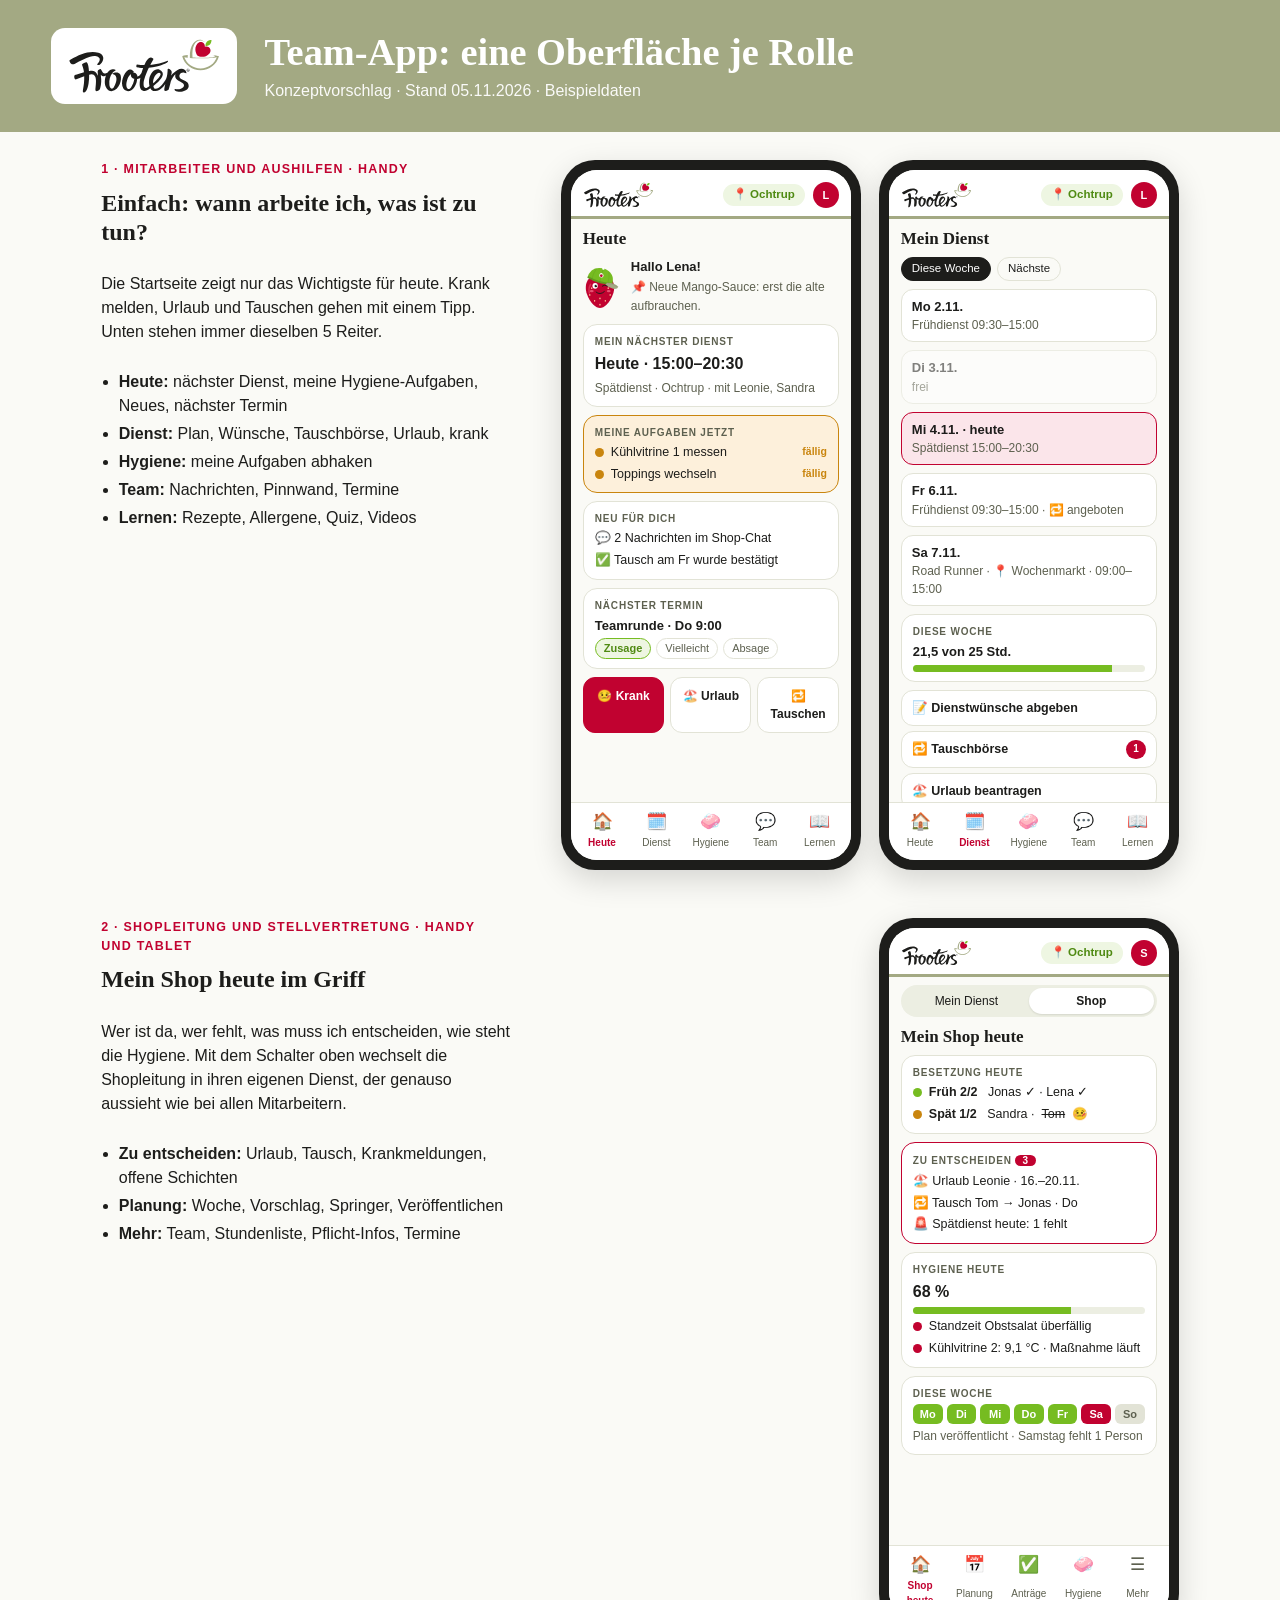
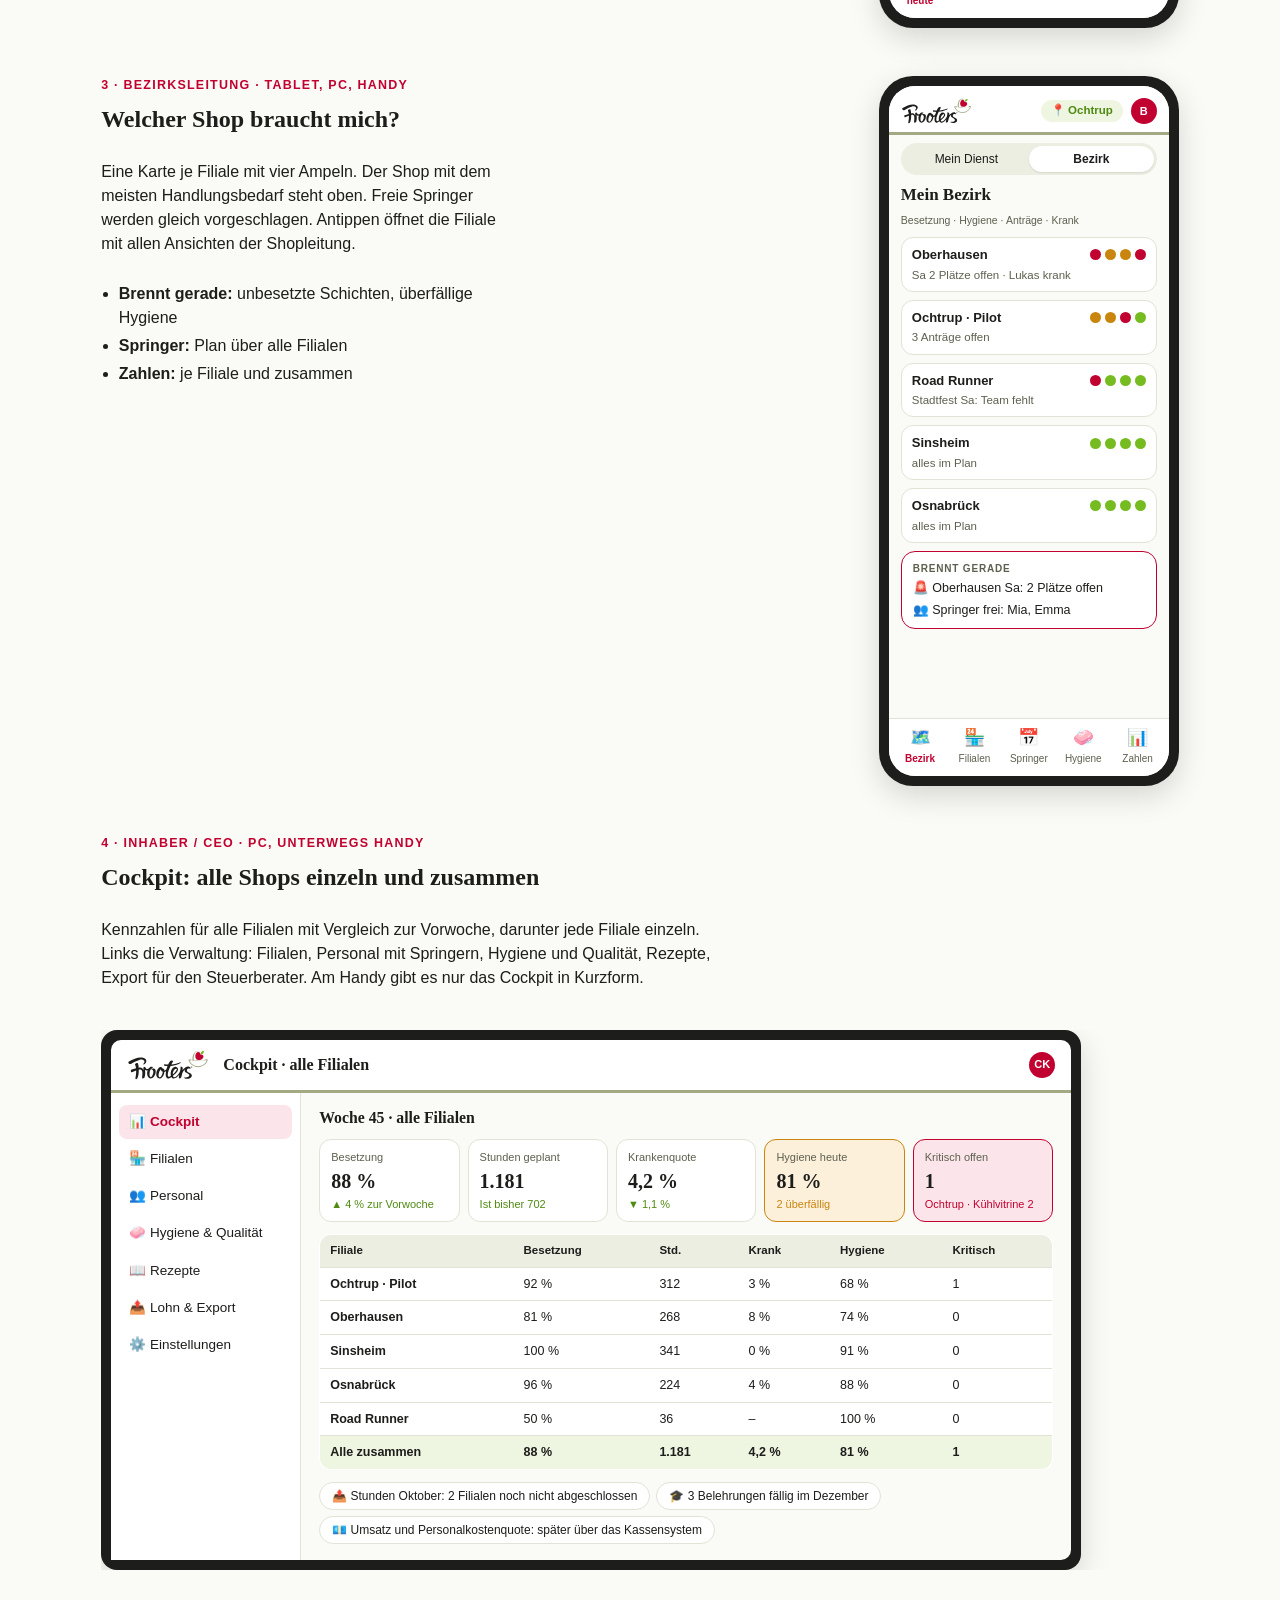
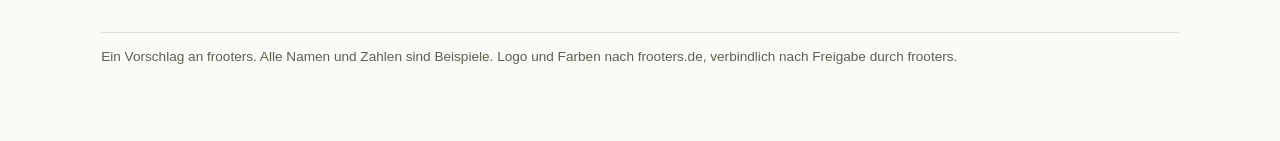
<file: oberflaechen.html>
<!doctype html>
<html lang="de"><head><meta charset="utf-8"><meta name="viewport" content="width=device-width, initial-scale=1">
<title>frooters Team-App · Oberflächen</title>
<style>
:root{--sage:#a3a983;--sage-soft:#eceee2;--rot:#c10230;--rot-soft:#fbe5ea;--gruen:#76bc21;--gruen-dk:#4f8a12;--gruen-soft:#eef6e2;--gelb:#c9850e;--gelb-soft:#fdf0db;--ink:#1d1d1b;--muted:#5d604f;--line:#e2e3d6;--bg:#fafaf6;--weiss:#fff}
*{box-sizing:border-box} body{margin:0;background:var(--bg);color:var(--ink);font-family:"Didact Gothic","Segoe UI",Arial,sans-serif;line-height:1.5}
h1,h2,h3{font-family:Arvo,Rockwell,Georgia,serif;margin:0;line-height:1.2}
.band{background:var(--sage);padding:28px max(16px,4vw)} .band .in{max-width:1180px;margin:0 auto;display:flex;flex-wrap:wrap;gap:16px 28px;align-items:center}
.band .plate{background:#fff;border-radius:14px;padding:10px 16px} .band .plate img{height:56px;display:block}
.band h1{color:#fff;font-size:clamp(1.6rem,3.6vw,2.4rem)} .band p{color:#fff;margin:4px 0 0;opacity:.95}
.wrap{max-width:1180px;margin:0 auto;padding:28px max(16px,4vw) 60px;display:grid;gap:48px}
.rolle{display:grid;grid-template-columns:minmax(0,1fr) auto;gap:24px 36px;align-items:start}
.rolle .text{display:grid;gap:10px;align-content:start;max-width:46ch} .rolle .text ul{margin:0;padding-left:1.1em;display:grid;gap:4px}
.eyebrow{font-weight:700;font-size:.78rem;letter-spacing:.1em;text-transform:uppercase;color:var(--rot)}
.geraete{display:flex;gap:18px;flex-wrap:wrap}
.handy{width:300px;background:#1d1d1b;border-radius:34px;padding:10px;box-shadow:0 10px 30px rgba(0,0,0,.15)}
.schirm{background:var(--bg);border-radius:26px;overflow:hidden;height:690px;display:flex;flex-direction:column;font-size:13px}
.appkopf{background:#fff;display:flex;align-items:center;gap:8px;padding:12px 12px 8px;border-bottom:3px solid var(--sage)} .appkopf .logo{height:26px}
.ort{margin-left:auto;background:var(--gruen-soft);color:var(--gruen-dk);font-weight:700;border-radius:99px;padding:2px 10px;font-size:11.5px}
.ich{width:26px;height:26px;border-radius:50%;background:var(--rot);color:#fff;display:grid;place-items:center;font-weight:700;font-size:11px}
.schalter{display:flex;margin:8px 12px 0;background:var(--sage-soft);border-radius:99px;padding:3px} .schalter span{flex:1;text-align:center;padding:4px;border-radius:99px;font-size:12px} .schalter .an{background:#fff;font-weight:700;box-shadow:0 1px 2px rgba(0,0,0,.1)}
.seite{flex:1;overflow:hidden;padding:10px 12px;display:grid;gap:8px;align-content:start} .seite h3{font-size:17px}
.gruss{display:flex;gap:8px;align-items:center} .gruss img{width:40px} .gruss span{color:var(--muted);font-size:12px}
.k{background:#fff;border:1px solid var(--line);border-radius:14px;padding:9px 11px;display:grid;gap:3px} .k small{font-size:10px;letter-spacing:.08em;color:var(--muted);font-weight:700} .k span{color:var(--muted);font-size:12px}
.k.gelb{border-color:var(--gelb);background:var(--gelb-soft)} .k.rot{border-color:var(--rot)} .gross{font-size:16px}
.zeile{display:flex;align-items:center;gap:7px;font-size:12.5px} .zeile em{margin-left:auto;font-style:normal;font-size:10.5px;font-weight:700;color:var(--gelb)}
.p{width:9px;height:9px;border-radius:50%;flex:none} .p.gelb,.p_gelb{background:var(--gelb)} .p.gruen,.p_gruen{background:var(--gruen)} .p.rot,.p_rot{background:var(--rot)}
.mini{display:flex;gap:5px} .mini span{border:1px solid var(--line);border-radius:99px;padding:1px 8px;font-size:11px} .mini .an{background:var(--gruen-soft);border-color:var(--gruen);color:var(--gruen-dk);font-weight:700}
.schnell{display:grid;grid-template-columns:repeat(3,1fr);gap:6px} .schnell span{background:#fff;border:1px solid var(--line);border-radius:12px;padding:9px 4px;text-align:center;font-weight:700;font-size:12px} .schnell .rot{background:var(--rot);color:#fff;border-color:var(--rot)}
.unten{display:flex;background:#fff;border-top:1px solid var(--line);padding:6px 4px 10px} .unten span{flex:1;text-align:center;font-size:10px;color:var(--muted);display:grid;gap:1px} .unten i{font-style:normal;font-size:17px} .unten .an{color:var(--rot);font-weight:700}
.tabs{display:flex;gap:6px} .tabs span{border:1px solid var(--line);border-radius:99px;padding:2px 10px;font-size:11.5px} .tabs .an{background:var(--ink);color:#fff;border-color:var(--ink)}
.tag{background:#fff;border:1px solid var(--line);border-radius:12px;padding:7px 10px;display:grid} .tag span{color:var(--muted);font-size:12px} .tag.frei{opacity:.55} .tag.heute{border-color:var(--rot);background:var(--rot-soft)}
.balken{height:7px;border-radius:99px;background:var(--sage-soft);overflow:hidden} .balken span{display:block;height:100%;background:var(--gruen)}
.liste{display:grid;gap:5px} .liste span{background:#fff;border:1px solid var(--line);border-radius:12px;padding:8px 10px;font-weight:700;font-size:12.5px;display:flex} .liste .rot{color:var(--rot);border-color:var(--rot)}
.z{margin-left:auto;background:var(--rot);color:#fff;border-radius:99px;font-style:normal;font-size:10px;padding:0 7px;line-height:17px}
.woche{display:flex;gap:4px} .woche span{flex:1;text-align:center;border-radius:6px;font-size:11px;font-weight:700;padding:2px 0;color:#fff} .woche .g{background:var(--gruen)} .woche .r{background:var(--rot)} .woche .x{background:var(--line);color:var(--muted)}
.legende{font-size:10.5px;color:var(--muted)}
.fk{background:#fff;border:1px solid var(--line);border-radius:12px;padding:7px 10px;display:grid;grid-template-columns:1fr auto;gap:2px 8px} .fk span{grid-column:1/3;color:var(--muted);font-size:11.5px} .amp{display:flex;gap:4px;align-items:center} .amp span{width:11px;height:11px;border-radius:50%}
.pc{background:#1d1d1b;border-radius:16px;padding:10px;max-width:980px;box-shadow:0 10px 30px rgba(0,0,0,.15)}
.pckopf{background:#fff;border-radius:10px 10px 0 0;display:flex;align-items:center;gap:14px;padding:10px 16px;border-bottom:3px solid var(--sage)} .pckopf .logo{height:30px} .pckopf span:nth-child(2){font-family:Arvo,Georgia,serif;font-weight:700} .pckopf .ich{margin-left:auto}
.pcrumpf{background:var(--bg);border-radius:0 0 10px 10px;display:grid;grid-template-columns:190px minmax(0,1fr);min-height:420px;font-size:13.5px}
aside{background:#fff;border-right:1px solid var(--line);padding:12px 8px;display:grid;gap:3px;align-content:start} aside span{padding:7px 10px;border-radius:8px} aside .an{background:var(--rot-soft);color:var(--rot);font-weight:700}
.pcrumpf main{padding:16px 18px;display:grid;gap:12px;align-content:start;min-width:0}
.kpis{display:grid;grid-template-columns:repeat(5,minmax(0,1fr));gap:8px} .kpi{background:#fff;border:1px solid var(--line);border-radius:12px;padding:9px 11px;display:grid} .kpi small{color:var(--muted);font-size:11px} .kpi b{font-family:Arvo,Georgia,serif;font-size:20px} .kpi span{font-size:11px;color:var(--gruen-dk)}
.kpi.gelb{background:var(--gelb-soft);border-color:var(--gelb)} .kpi.gelb span{color:var(--gelb)} .kpi.rot{background:var(--rot-soft);border-color:var(--rot)} .kpi.rot span{color:var(--rot)}
table{border-collapse:collapse;background:#fff;border:1px solid var(--line);border-radius:12px;overflow:hidden;width:100%} th,td{text-align:left;padding:7px 10px;border-bottom:1px solid var(--line);font-size:12.5px} th{background:var(--sage-soft);font-size:11.5px} tr.summe td{font-weight:700;background:var(--gruen-soft)}
.hinw{display:flex;flex-wrap:wrap;gap:6px} .hinw span{background:#fff;border:1px solid var(--line);border-radius:99px;padding:4px 12px;font-size:12px}
.pcscroll{overflow-x:auto}
.fuss{font-size:.85rem;color:var(--muted);border-top:1px solid var(--line);padding-top:14px}
@media (max-width:880px){.rolle{grid-template-columns:minmax(0,1fr)} .pcrumpf{grid-template-columns:minmax(0,1fr)} aside{display:none} .kpis{grid-template-columns:repeat(2,minmax(0,1fr))} .pc{min-width:0}}
</style></head><body>
<div class="band"><div class="in"><span class="plate"><img src="[data-uri]" alt="frooters"></span><div><h1>Team-App: eine Oberfläche je Rolle</h1><p>Konzeptvorschlag · Stand 05.11.2026 · Beispieldaten</p></div></div></div>
<div class="wrap">
  <section class="rolle"><div class="text"><div class="eyebrow">1 · Mitarbeiter und Aushilfen · Handy</div><h2>Einfach: wann arbeite ich, was ist zu tun?</h2>
    <p>Die Startseite zeigt nur das Wichtigste für heute. Krank melden, Urlaub und Tauschen gehen mit einem Tipp. Unten stehen immer dieselben 5 Reiter.</p>
    <ul><li><b>Heute:</b> nächster Dienst, meine Hygiene-Aufgaben, Neues, nächster Termin</li><li><b>Dienst:</b> Plan, Wünsche, Tauschbörse, Urlaub, krank</li><li><b>Hygiene:</b> meine Aufgaben abhaken</li><li><b>Team:</b> Nachrichten, Pinnwand, Termine</li><li><b>Lernen:</b> Rezepte, Allergene, Quiz, Videos</li></ul></div>
    <div class="geraete"><div class="handy"><div class="schirm">
  <div class="appkopf"><img class="logo" src="[data-uri]" alt="frooters"><span class="ort">📍 Ochtrup</span><span class="ich">L</span></div>
  <div class="seite"><h3>Heute</h3>
  <div class="gruss"><img src="[data-uri]" alt=""><div><b>Hallo Lena!</b><br><span>📌 Neue Mango-Sauce: erst die alte aufbrauchen.</span></div></div>
  <div class="k"><small>MEIN NÄCHSTER DIENST</small><b class="gross">Heute · 15:00–20:30</b><span>Spätdienst · Ochtrup · mit Leonie, Sandra</span></div>
  <div class="k gelb"><small>MEINE AUFGABEN JETZT</small><div class="zeile"><span class="p gelb"></span>Kühlvitrine 1 messen<em>fällig</em></div><div class="zeile"><span class="p gelb"></span>Toppings wechseln<em>fällig</em></div></div>
  <div class="k"><small>NEU FÜR DICH</small><div class="zeile">💬 2 Nachrichten im Shop-Chat</div><div class="zeile">✅ Tausch am Fr wurde bestätigt</div></div>
  <div class="k"><small>NÄCHSTER TERMIN</small><b>Teamrunde · Do 9:00</b><div class="mini"><span class="an">Zusage</span><span>Vielleicht</span><span>Absage</span></div></div>
  <div class="schnell"><span class="rot">🤒 Krank</span><span>🏖️ Urlaub</span><span>🔁 Tauschen</span></div></div><nav class="unten"><span class="an"><i>🏠</i>Heute</span><span class=""><i>🗓️</i>Dienst</span><span class=""><i>🧼</i>Hygiene</span><span class=""><i>💬</i>Team</span><span class=""><i>📖</i>Lernen</span></nav></div></div><div class="handy"><div class="schirm">
  <div class="appkopf"><img class="logo" src="[data-uri]" alt="frooters"><span class="ort">📍 Ochtrup</span><span class="ich">L</span></div>
  <div class="seite"><h3>Mein Dienst</h3>
  <div class="tabs"><span class="an">Diese Woche</span><span>Nächste</span></div>
  <div class="tag"><b>Mo 2.11.</b><span>Frühdienst 09:30–15:00</span></div>
  <div class="tag frei"><b>Di 3.11.</b><span>frei</span></div>
  <div class="tag heute"><b>Mi 4.11. · heute</b><span>Spätdienst 15:00–20:30</span></div>
  <div class="tag"><b>Fr 6.11.</b><span>Frühdienst 09:30–15:00 · 🔁 angeboten</span></div>
  <div class="tag"><b>Sa 7.11.</b><span>Road Runner · 📍 Wochenmarkt · 09:00–15:00</span></div>
  <div class="k"><small>DIESE WOCHE</small><b>21,5 von 25 Std.</b><div class="balken"><span style="width:86%"></span></div></div>
  <div class="liste"><span>📝 Dienstwünsche abgeben</span><span>🔁 Tauschbörse <em class="z">1</em></span><span>🏖️ Urlaub beantragen</span><span class="rot">🤒 Krank melden</span></div></div><nav class="unten"><span class=""><i>🏠</i>Heute</span><span class="an"><i>🗓️</i>Dienst</span><span class=""><i>🧼</i>Hygiene</span><span class=""><i>💬</i>Team</span><span class=""><i>📖</i>Lernen</span></nav></div></div></div></section>
  <section class="rolle"><div class="text"><div class="eyebrow">2 · Shopleitung und Stellvertretung · Handy und Tablet</div><h2>Mein Shop heute im Griff</h2>
    <p>Wer ist da, wer fehlt, was muss ich entscheiden, wie steht die Hygiene. Mit dem Schalter oben wechselt die Shopleitung in ihren eigenen Dienst, der genauso aussieht wie bei allen Mitarbeitern.</p>
    <ul><li><b>Zu entscheiden:</b> Urlaub, Tausch, Krankmeldungen, offene Schichten</li><li><b>Planung:</b> Woche, Vorschlag, Springer, Veröffentlichen</li><li><b>Mehr:</b> Team, Stundenliste, Pflicht-Infos, Termine</li></ul></div>
    <div class="geraete"><div class="handy"><div class="schirm">
  <div class="appkopf"><img class="logo" src="[data-uri]" alt="frooters"><span class="ort">📍 Ochtrup</span><span class="ich">S</span></div>
  <div class="schalter"><span>Mein Dienst</span><span class="an">Shop</span></div><div class="seite"><h3>Mein Shop heute</h3>
  <div class="k"><small>BESETZUNG HEUTE</small>
    <div class="zeile"><span class="p gruen"></span><b>Früh 2/2</b>&nbsp;Jonas ✓ · Lena ✓</div>
    <div class="zeile"><span class="p gelb"></span><b>Spät 1/2</b>&nbsp;Sandra · <s>Tom</s> 🤒</div></div>
  <div class="k rot"><small>ZU ENTSCHEIDEN <em class="z">3</em></small>
    <div class="zeile">🏖️ Urlaub Leonie · 16.–20.11.</div><div class="zeile">🔁 Tausch Tom → Jonas · Do</div><div class="zeile">🚨 Spätdienst heute: 1 fehlt</div></div>
  <div class="k"><small>HYGIENE HEUTE</small><b class="gross">68 %</b><div class="balken"><span style="width:68%"></span></div>
    <div class="zeile"><span class="p rot"></span>Standzeit Obstsalat überfällig</div><div class="zeile"><span class="p rot"></span>Kühlvitrine 2: 9,1 °C · Maßnahme läuft</div></div>
  <div class="k"><small>DIESE WOCHE</small><div class="woche"><span class="g">Mo</span><span class="g">Di</span><span class="g">Mi</span><span class="g">Do</span><span class="g">Fr</span><span class="r">Sa</span><span class="x">So</span></div><span>Plan veröffentlicht · Samstag fehlt 1 Person</span></div></div><nav class="unten"><span class="an"><i>🏠</i>Shop heute</span><span class=""><i>📅</i>Planung</span><span class=""><i>✅</i>Anträge</span><span class=""><i>🧼</i>Hygiene</span><span class=""><i>☰</i>Mehr</span></nav></div></div></div></section>
  <section class="rolle"><div class="text"><div class="eyebrow">3 · Bezirksleitung · Tablet, PC, Handy</div><h2>Welcher Shop braucht mich?</h2>
    <p>Eine Karte je Filiale mit vier Ampeln. Der Shop mit dem meisten Handlungsbedarf steht oben. Freie Springer werden gleich vorgeschlagen. Antippen öffnet die Filiale mit allen Ansichten der Shopleitung.</p>
    <ul><li><b>Brennt gerade:</b> unbesetzte Schichten, überfällige Hygiene</li><li><b>Springer:</b> Plan über alle Filialen</li><li><b>Zahlen:</b> je Filiale und zusammen</li></ul></div>
    <div class="geraete"><div class="handy"><div class="schirm">
  <div class="appkopf"><img class="logo" src="[data-uri]" alt="frooters"><span class="ort">📍 Ochtrup</span><span class="ich">B</span></div>
  <div class="schalter"><span>Mein Dienst</span><span class="an">Bezirk</span></div><div class="seite"><h3>Mein Bezirk</h3>
  <div class="legende">Besetzung · Hygiene · Anträge · Krank</div>
  <div class="fk"><b>Oberhausen</b><div class="amp"><span class=p_rot></span><span class=p_gelb></span><span class=p_gelb></span><span class=p_rot></span></div><span>Sa 2 Plätze offen · Lukas krank</span></div>
  <div class="fk"><b>Ochtrup · Pilot</b><div class="amp"><span class=p_gelb></span><span class=p_gelb></span><span class=p_rot></span><span class=p_gruen></span></div><span>3 Anträge offen</span></div>
  <div class="fk"><b>Road Runner</b><div class="amp"><span class=p_rot></span><span class=p_gruen></span><span class=p_gruen></span><span class=p_gruen></span></div><span>Stadtfest Sa: Team fehlt</span></div>
  <div class="fk"><b>Sinsheim</b><div class="amp"><span class=p_gruen></span><span class=p_gruen></span><span class=p_gruen></span><span class=p_gruen></span></div><span>alles im Plan</span></div>
  <div class="fk"><b>Osnabrück</b><div class="amp"><span class=p_gruen></span><span class=p_gruen></span><span class=p_gruen></span><span class=p_gruen></span></div><span>alles im Plan</span></div>
  <div class="k rot"><small>BRENNT GERADE</small><div class="zeile">🚨 Oberhausen Sa: 2 Plätze offen</div><div class="zeile">👥 Springer frei: Mia, Emma</div></div></div><nav class="unten"><span class="an"><i>🗺️</i>Bezirk</span><span class=""><i>🏪</i>Filialen</span><span class=""><i>📅</i>Springer</span><span class=""><i>🧼</i>Hygiene</span><span class=""><i>📊</i>Zahlen</span></nav></div></div></div></section>
  <section class="rolle" style="grid-template-columns:minmax(0,1fr)"><div class="text" style="max-width:70ch"><div class="eyebrow">4 · Inhaber / CEO · PC, unterwegs Handy</div><h2>Cockpit: alle Shops einzeln und zusammen</h2>
    <p>Kennzahlen für alle Filialen mit Vergleich zur Vorwoche, darunter jede Filiale einzeln. Links die Verwaltung: Filialen, Personal mit Springern, Hygiene und Qualität, Rezepte, Export für den Steuerberater. Am Handy gibt es nur das Cockpit in Kurzform.</p></div>
    <div class="pcscroll"><div class="pc"><div class="pckopf"><img class="logo" src="[data-uri]" alt="frooters"><span>Cockpit · alle Filialen</span><span class="ich">CK</span></div>
  <div class="pcrumpf"><aside><span class="an">📊 Cockpit</span><span>🏪 Filialen</span><span>👥 Personal</span><span>🧼 Hygiene & Qualität</span><span>📖 Rezepte</span><span>📤 Lohn & Export</span><span>⚙️ Einstellungen</span></aside>
  <main><h3>Woche 45 · alle Filialen</h3>
    <div class="kpis"><div class="kpi "><small>Besetzung</small><b>88 %</b><span>▲ 4 % zur Vorwoche</span></div><div class="kpi "><small>Stunden geplant</small><b>1.181</b><span>Ist bisher 702</span></div><div class="kpi "><small>Krankenquote</small><b>4,2 %</b><span>▼ 1,1 %</span></div><div class="kpi gelb"><small>Hygiene heute</small><b>81 %</b><span>2 überfällig</span></div><div class="kpi rot"><small>Kritisch offen</small><b>1</b><span>Ochtrup · Kühlvitrine 2</span></div></div>
    <table><thead><tr><th>Filiale</th><th>Besetzung</th><th>Std.</th><th>Krank</th><th>Hygiene</th><th>Kritisch</th></tr></thead><tbody>
    <tr><td><b>Ochtrup · Pilot</b></td><td>92 %</td><td>312</td><td>3 %</td><td>68 %</td><td>1</td></tr><tr><td><b>Oberhausen</b></td><td>81 %</td><td>268</td><td>8 %</td><td>74 %</td><td>0</td></tr><tr><td><b>Sinsheim</b></td><td>100 %</td><td>341</td><td>0 %</td><td>91 %</td><td>0</td></tr><tr><td><b>Osnabrück</b></td><td>96 %</td><td>224</td><td>4 %</td><td>88 %</td><td>0</td></tr><tr><td><b>Road Runner</b></td><td>50 %</td><td>36</td><td>–</td><td>100 %</td><td>0</td></tr>
    <tr class="summe"><td>Alle zusammen</td><td>88 %</td><td>1.181</td><td>4,2 %</td><td>81 %</td><td>1</td></tr></tbody></table>
    <div class="hinw"><span>📤 Stunden Oktober: 2 Filialen noch nicht abgeschlossen</span><span>🎓 3 Belehrungen fällig im Dezember</span><span>💶 Umsatz und Personalkostenquote: später über das Kassensystem</span></div>
  </main></div></div></div></section>
  <p class="fuss">Ein Vorschlag an frooters. Alle Namen und Zahlen sind Beispiele. Logo und Farben nach frooters.de, verbindlich nach Freigabe durch frooters.</p>
</div></body></html>
</file>
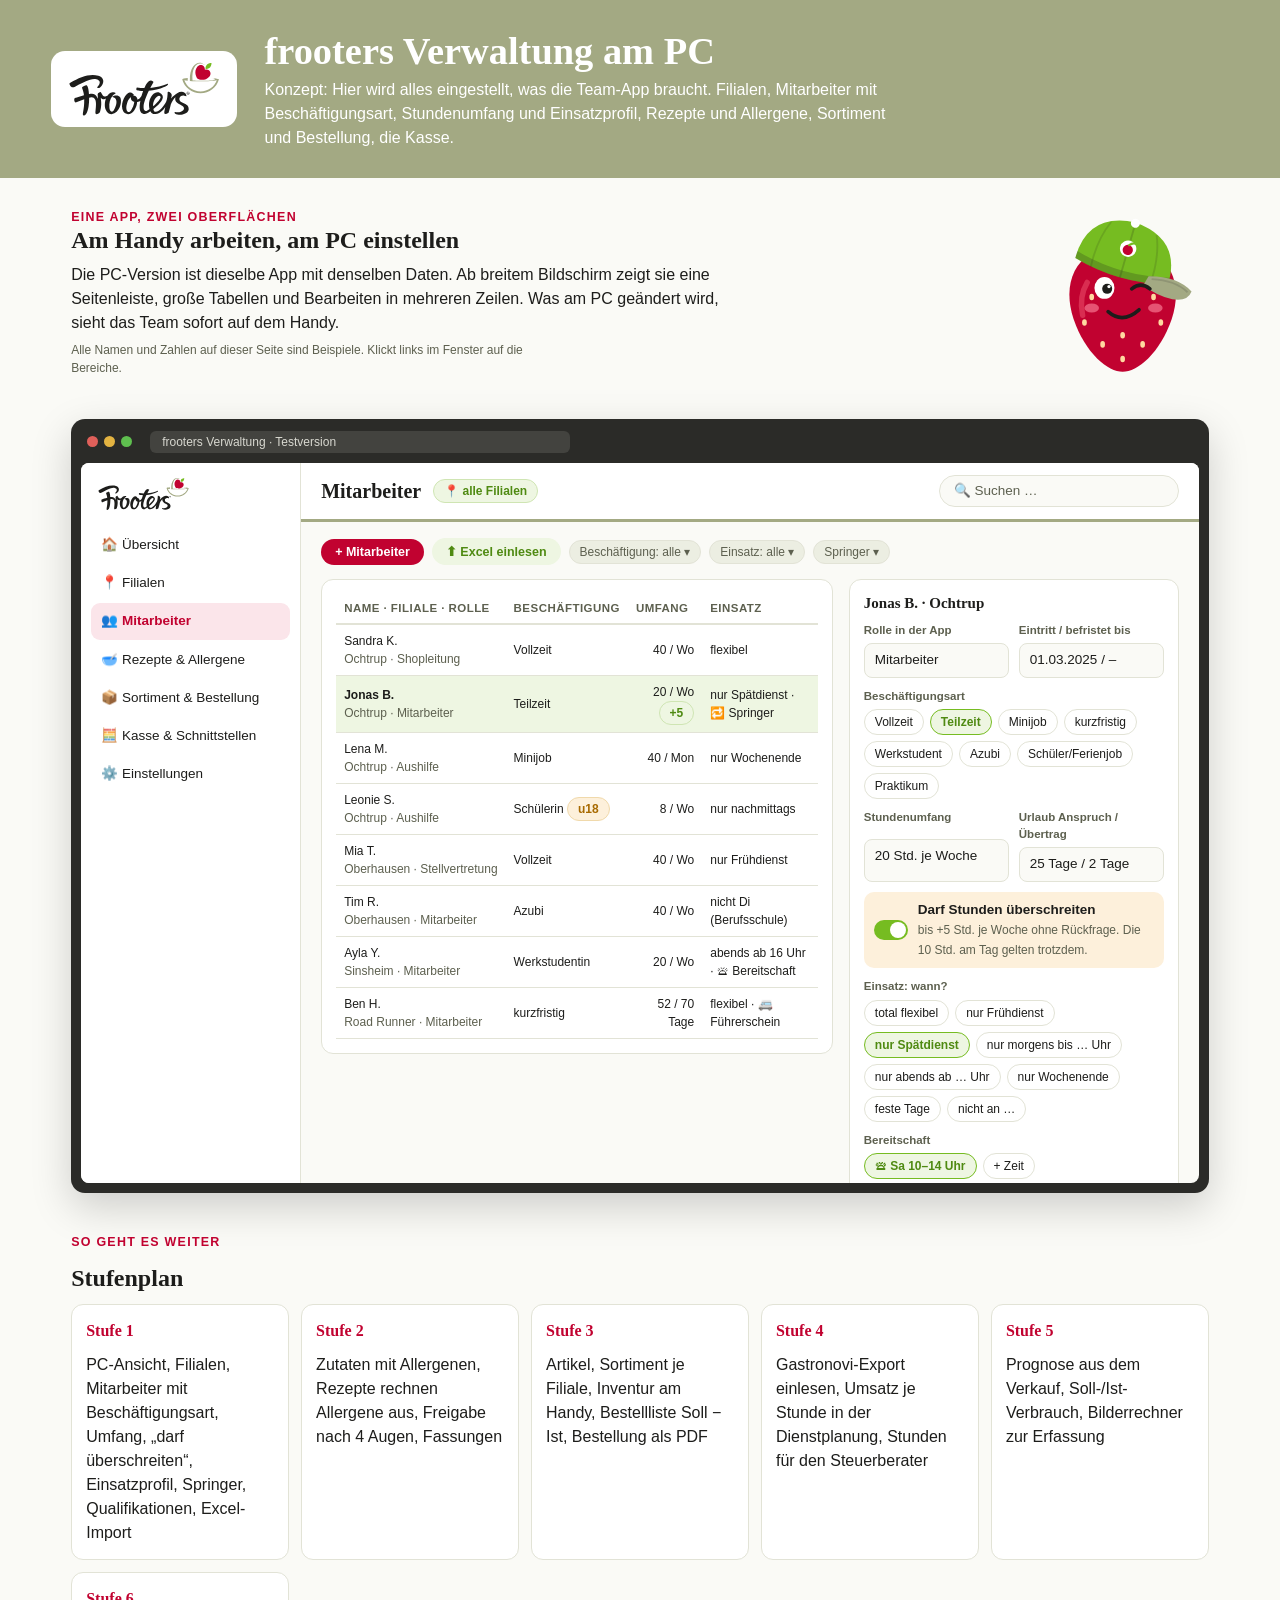
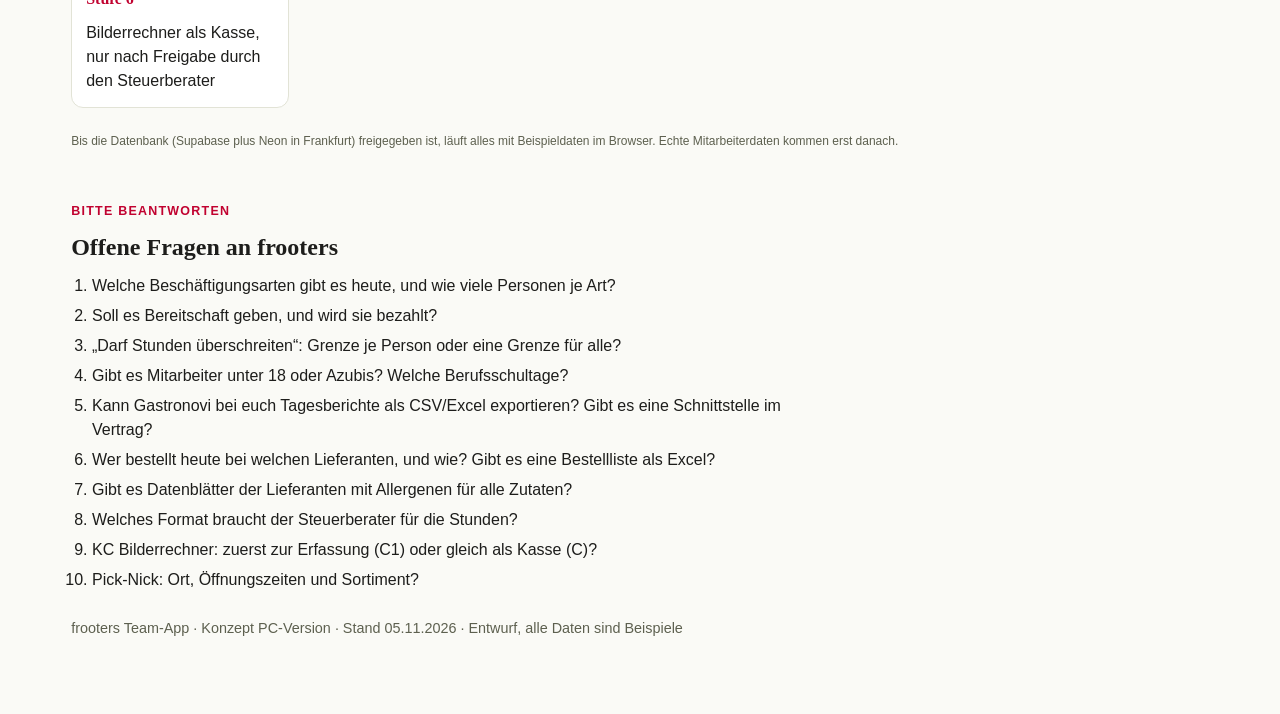
<file: verwaltung.html>
<!doctype html>
<html lang="de"><head><meta charset="utf-8"><meta name="viewport" content="width=device-width, initial-scale=1">
<title>frooters Verwaltung · PC-Version</title>
<style>
:root{--sage:#a3a983;--sage-soft:#eceee2;--rot:#c10230;--rot-soft:#fbe5ea;--gruen:#76bc21;--gruen-dk:#4f8a12;--gruen-soft:#eef6e2;--gelb:#a86a00;--gelb-soft:#fdf0db;--ink:#1d1d1b;--muted:#5d604f;--line:#e2e3d6;--bg:#fafaf6;--weiss:#fff}
*{box-sizing:border-box} body{margin:0;background:var(--bg);color:var(--ink);font-family:"Didact Gothic","Segoe UI",Arial,sans-serif;line-height:1.5}
h1,h2,h3{font-family:Arvo,Rockwell,Georgia,serif;margin:0;line-height:1.2}
.band{background:var(--sage);padding:28px max(16px,4vw)} .band .in{max-width:1240px;margin:0 auto;display:flex;flex-wrap:wrap;gap:16px 28px;align-items:center}
.band .plate{background:#fff;border-radius:14px;padding:10px 16px} .band .plate img{height:56px;display:block}
.band h1{color:#fff;font-size:clamp(1.6rem,3.6vw,2.4rem)} .band p{color:#fff;margin:4px 0 0;max-width:70ch}
.wrap{max-width:1240px;margin:0 auto;padding:28px max(16px,4vw) 60px;display:grid;gap:40px}
.eyebrow{font-weight:700;font-size:.78rem;letter-spacing:.1em;text-transform:uppercase;color:var(--rot)}
.intro{display:grid;grid-template-columns:minmax(0,1fr) 150px;gap:24px;align-items:center} .intro img{width:150px}
.intro p{margin:.5em 0 0;max-width:75ch}
/* PC-Fenster */
.pc{min-width:0;background:#2b2b28;border-radius:14px;padding:10px;box-shadow:0 14px 40px rgba(0,0,0,.18)}
.pc-leiste{display:flex;gap:6px;align-items:center;padding:2px 6px 10px} .pc-leiste i{width:11px;height:11px;border-radius:50%;background:#e0605a;display:block} .pc-leiste i:nth-child(2){background:#e3b341} .pc-leiste i:nth-child(3){background:#5fbf4f}
.pc-leiste span{margin-left:12px;background:#43433f;color:#d8d8d0;border-radius:6px;padding:2px 12px;font-size:12px;flex:1;max-width:420px;overflow:hidden;white-space:nowrap;text-overflow:ellipsis}
.scroller{overflow-x:auto;border-radius:8px}
.fenster{min-width:1080px;background:var(--bg);display:grid;grid-template-columns:220px minmax(0,1fr);height:720px;font-size:13.5px}
nav.seite{background:#fff;border-right:1px solid var(--line);display:flex;flex-direction:column;padding:14px 10px;gap:2px}
nav.seite img{height:34px;margin:0 6px 14px;align-self:flex-start}
nav.seite button{all:unset;cursor:pointer;display:flex;gap:10px;align-items:center;padding:8px 10px;border-radius:9px;color:var(--ink)} nav.seite button:hover{background:var(--sage-soft)}
nav.seite button.an{background:var(--rot-soft);color:var(--rot);font-weight:700}
nav.seite button:focus-visible{outline:2px solid var(--gruen)}
nav.seite .ich{margin-top:auto;display:flex;gap:8px;align-items:center;padding:8px;border-top:1px solid var(--line);font-size:12.5px;color:var(--muted)}
.kreis{width:28px;height:28px;border-radius:50%;background:var(--rot);color:#fff;display:grid;place-items:center;font-weight:700;font-size:12px;flex:none}
.haupt{display:flex;flex-direction:column;min-width:0}
.kopf{display:flex;gap:12px;align-items:center;padding:12px 20px;background:#fff;border-bottom:3px solid var(--sage)}
.kopf h2{font-size:20px} .kopf .such{margin-left:auto;border:1px solid var(--line);border-radius:99px;padding:5px 14px;color:var(--muted);width:240px;background:var(--bg)}
.chip{display:inline-flex;align-items:center;gap:4px;border-radius:99px;padding:2px 10px;font-size:12px;border:1px solid var(--line);background:#fff;white-space:nowrap}
.chip.g{background:var(--gruen-soft);color:var(--gruen-dk);border-color:#cfe5b3;font-weight:700} .chip.r{background:var(--rot-soft);color:var(--rot);border-color:#f2c2cd;font-weight:700} .chip.y{background:var(--gelb-soft);color:var(--gelb);border-color:#f0d9ab;font-weight:700} .chip.s{background:var(--sage-soft);color:var(--muted)}
.btn{border-radius:99px;padding:6px 14px;font-weight:700;font-size:12.5px;background:var(--rot);color:#fff;border:0;white-space:nowrap} .btn.h{background:var(--gruen-soft);color:var(--gruen-dk)}
.inhalt{flex:1;overflow:auto;padding:16px 20px;display:none;gap:14px}
.inhalt.an{display:grid;align-content:start}
.zwei{display:grid;grid-template-columns:minmax(0,1.35fr) minmax(320px,1fr);gap:16px;align-items:start}
.karte{background:#fff;border:1px solid var(--line);border-radius:12px;padding:14px;display:grid;gap:10px;align-content:start;min-width:0;overflow-x:auto}
.zwei.ma{grid-template-columns:minmax(0,1.7fr) minmax(330px,1fr)} .zwei.ma table{font-size:12px} .zwei.ma>.karte:first-child{display:block} .zwei.ma td:first-child{white-space:nowrap}
.karte h3{font-size:15px} .klein{font-size:12px;color:var(--muted)}
table{width:100%;border-collapse:collapse;font-size:12.8px} th{text-align:left;color:var(--muted);font-weight:700;font-size:11.5px;text-transform:uppercase;letter-spacing:.04em;padding:6px 8px;border-bottom:2px solid var(--line);white-space:nowrap}
td{padding:7px 8px;border-bottom:1px solid var(--line);vertical-align:middle} tr.wahl td{background:var(--gruen-soft)} td.z{text-align:right;font-variant-numeric:tabular-nums}
.leiste{display:flex;gap:8px;flex-wrap:wrap;align-items:center}
.feld{display:grid;gap:4px} .feld label{font-size:11.5px;color:var(--muted);font-weight:700}
.eing{border:1px solid var(--line);border-radius:8px;padding:6px 10px;background:var(--bg)}
.raster{display:grid;grid-template-columns:1fr 1fr;gap:10px}
.opts{display:flex;flex-wrap:wrap;gap:6px} .opt{border:1px solid var(--line);border-radius:99px;padding:3px 10px;font-size:12px;background:#fff} .opt.an{background:var(--gruen-soft);border-color:var(--gruen);color:var(--gruen-dk);font-weight:700}
.schalt{display:flex;gap:10px;align-items:center;padding:8px 10px;border-radius:10px;background:var(--gelb-soft)} .schalt b.knopf{width:34px;height:20px;border-radius:99px;background:var(--gruen);position:relative;flex:none} .schalt b.knopf::after{content:"";position:absolute;right:2px;top:2px;width:16px;height:16px;border-radius:50%;background:#fff}
.punkt{display:inline-block;width:14px;height:14px;border-radius:50%;background:var(--rot);vertical-align:middle} .punkt.sp{background:#fff;border:2px solid var(--rot)}
.weg{display:grid;grid-template-columns:repeat(auto-fit,minmax(220px,1fr));gap:12px}
.weg .karte.emp{border:2px solid var(--gruen)}
.kpi{display:grid;grid-template-columns:repeat(4,1fr);gap:12px} .kpi .karte b{font-size:26px;font-family:Arvo,Georgia,serif}
.hinweis{background:var(--gelb-soft);border-radius:10px;padding:10px 12px;font-size:12.5px}
/* Text unten */
.abschnitt{display:grid;gap:12px} .abschnitt h2{font-size:1.5rem}
.stufen{display:grid;grid-template-columns:repeat(auto-fit,minmax(200px,1fr));gap:12px}
.stufen .karte b{color:var(--rot);font-family:Arvo,Georgia,serif}
ol.fragen{margin:0;padding-left:1.3em;display:grid;gap:6px;max-width:80ch}
.fuss{color:var(--muted);font-size:.9rem}
@media (max-width:700px){.intro{grid-template-columns:1fr}.intro img{width:110px}}
</style></head>
<body>
<header class="band"><div class="in"><div class="plate"><img src="[data-uri]" alt="frooters"></div>
<div><h1>frooters Verwaltung am PC</h1><p>Konzept: Hier wird alles eingestellt, was die Team-App braucht. Filialen, Mitarbeiter mit Beschäftigungsart, Stundenumfang und Einsatzprofil, Rezepte und Allergene, Sortiment und Bestellung, die Kasse.</p></div></div></header>
<main class="wrap">
<section class="intro"><div><div class="eyebrow">Eine App, zwei Oberflächen</div><h2>Am Handy arbeiten, am PC einstellen</h2>
<p>Die PC-Version ist dieselbe App mit denselben Daten. Ab breitem Bildschirm zeigt sie eine Seitenleiste, große Tabellen und Bearbeiten in mehreren Zeilen. Was am PC geändert wird, sieht das Team sofort auf dem Handy.</p>
<p class="klein">Alle Namen und Zahlen auf dieser Seite sind Beispiele. Klickt links im Fenster auf die Bereiche.</p></div><img src="[data-uri]" alt="Frootie"></section>

<section class="pc" aria-label="Vorschau PC-Version"><div class="pc-leiste"><i></i><i></i><i></i><span>frooters Verwaltung · Testversion</span></div>
<div class="scroller"><div class="fenster">
<nav class="seite" aria-label="Bereiche"><img src="[data-uri]" alt="frooters">
<button data-z="uebersicht">🏠 Übersicht</button>
<button data-z="filialen">📍 Filialen</button>
<button data-z="ma" class="an">👥 Mitarbeiter</button>
<button data-z="rezepte">🥣 Rezepte &amp; Allergene</button>
<button data-z="bestellung">📦 Sortiment &amp; Bestellung</button>
<button data-z="kasse">🧮 Kasse &amp; Schnittstellen</button>
<button data-z="einst">⚙️ Einstellungen</button>
<div class="ich"><span class="kreis">CK</span><span>Inhaber<br>alle Filialen</span></div></nav>
<div class="haupt">
<div class="kopf"><h2 id="ztitel">Mitarbeiter</h2><span class="chip g">📍 alle Filialen</span><span class="such">🔍 Suchen …</span></div>

<!-- Übersicht -->
<div class="inhalt" id="z-uebersicht" data-t="Übersicht">
<div class="kpi"><div class="karte"><span class="klein">Schichten diese Woche nicht richtig besetzt</span><b>4</b></div><div class="karte"><span class="klein">offene Anträge</span><b>3</b></div><div class="karte"><span class="klein">Belehrungen laufen ab (30 Tage)</span><b>2</b></div><div class="karte"><span class="klein">Bestellungen zur Freigabe</span><b>2</b></div></div>
<div class="zwei"><div class="karte"><h3>Was ist offen?</h3><table><tr><th>Was</th><th>Filiale</th><th>Bis</th><th></th></tr>
<tr><td>Sa Spätdienst: Leitung fehlt</td><td>Ochtrup</td><td>Sa</td><td><span class="chip r">rot</span></td></tr>
<tr><td>Belehrung § 43 IfSG läuft ab: Mia</td><td>Oberhausen</td><td>28.11.</td><td><span class="chip y">bald</span></td></tr>
<tr><td>Bestellung Obst &amp; Gemüse freigeben</td><td>Ochtrup</td><td>heute</td><td><span class="chip y">offen</span></td></tr>
<tr><td>Rezept „Bowl Tropical“ wartet auf 2. Freigabe</td><td>alle</td><td>–</td><td><span class="chip s">4 Augen</span></td></tr>
<tr><td>Jonas über Stundenumfang (+3 Std., erlaubt)</td><td>Ochtrup</td><td>KW 46</td><td><span class="chip g">ok</span></td></tr></table></div>
<div class="karte"><h3>Letzte Änderungen</h3><table><tr><td>Sandra</td><td>Lena: Stundenumfang 15 → 18 Std./Woche</td></tr><tr><td>Petra</td><td>Zutat „Karamellsoße“: Milch ergänzt</td></tr><tr><td>Inhaber</td><td>Pick-Nick: Öffnungszeiten Sa</td></tr></table><p class="klein">Jede Änderung wird mit Person und Zeit gespeichert.</p></div></div>
</div>

<!-- Filialen -->
<div class="inhalt" id="z-filialen" data-t="Filialen">
<div class="leiste"><button class="btn">+ Filiale</button><span class="klein">Filialen werden nie gelöscht, nur geschlossen. Die alten Daten bleiben im Archiv.</span></div>
<div class="karte"><table><tr><th>Filiale</th><th>Art</th><th>Bundesland</th><th>Öffnung Mo–Fr</th><th>Sortiment</th><th>Matrix</th><th>Betreiber</th></tr>
<tr><td><b>Ochtrup</b> · Designer Outlet <span class="chip g">Pilot</span></td><td>Shop</td><td>NRW</td><td>10–20 Uhr</td><td>frooters komplett</td><td><span class="chip g">✓</span></td><td>eigene</td></tr>
<tr><td><b>Oberhausen</b> · Centro</td><td>Shop</td><td>NRW</td><td>10–20 Uhr</td><td>frooters komplett</td><td><span class="chip g">✓</span></td><td>eigene</td></tr>
<tr><td><b>Sinsheim</b> · Therme</td><td>Shop</td><td>Baden-Württ.</td><td>11–21 Uhr</td><td>frooters komplett</td><td><span class="chip y">Sa fehlt</span></td><td>eigene</td></tr>
<tr><td><b>Osnabrück</b> · Bowls &amp; Smoothie</td><td>Café</td><td>Niedersachsen</td><td>10–19 Uhr</td><td>Bowls, Smoothie, Kaffee</td><td><span class="chip g">✓</span></td><td>eigene</td></tr>
<tr><td><b>Pick-Nick</b></td><td>Shop</td><td>?</td><td>?</td><td>?</td><td><span class="chip r">fehlt</span></td><td>eigene</td></tr>
<tr><td><b>Road Runner</b> · mobil</td><td>mobiler Stand</td><td>je Einsatzort</td><td>nach Einsätzen</td><td>Froyo, Smoothie, Obst</td><td><span class="chip g">✓</span></td><td>eigene</td></tr></table></div>
<p class="klein">Das Bundesland steuert die Feiertage (Urlaubstage, Zuschläge, Öffnung). „?“ = noch nicht bekannt, wird nicht geraten.</p>
</div>

<!-- Mitarbeiter -->
<div class="inhalt an" id="z-ma" data-t="Mitarbeiter">
<div class="leiste"><button class="btn">+ Mitarbeiter</button><button class="btn h">⬆ Excel einlesen</button><span class="chip s">Beschäftigung: alle ▾</span><span class="chip s">Einsatz: alle ▾</span><span class="chip s">Springer ▾</span></div>
<div class="zwei ma"><div class="karte"><table><tr><th>Name · Filiale · Rolle</th><th>Beschäftigung</th><th>Umfang</th><th>Einsatz</th></tr>
<trNone><td>Sandra K.<br><span class="klein">Ochtrup · Shopleitung</span></td><td>Vollzeit</td><td class="z">40 / Wo</td><td>flexibel</td></tr>
<tr class="wahl"><td><b>Jonas B.</b><br><span class="klein">Ochtrup · Mitarbeiter</span></td><td>Teilzeit</td><td class="z">20 / Wo <span class="chip g">+5</span></td><td>nur Spätdienst · 🔁 Springer</td></tr>
<trNone><td>Lena M.<br><span class="klein">Ochtrup · Aushilfe</span></td><td>Minijob</td><td class="z">40 / Mon</td><td>nur Wochenende</td></tr>
<trNone><td>Leonie S.<br><span class="klein">Ochtrup · Aushilfe</span></td><td>Schülerin <span class="chip y">u18</span></td><td class="z">8 / Wo</td><td>nur nachmittags</td></tr>
<trNone><td>Mia T.<br><span class="klein">Oberhausen · Stellvertretung</span></td><td>Vollzeit</td><td class="z">40 / Wo</td><td>nur Frühdienst</td></tr>
<trNone><td>Tim R.<br><span class="klein">Oberhausen · Mitarbeiter</span></td><td>Azubi</td><td class="z">40 / Wo</td><td>nicht Di (Berufsschule)</td></tr>
<trNone><td>Ayla Y.<br><span class="klein">Sinsheim · Mitarbeiter</span></td><td>Werkstudentin</td><td class="z">20 / Wo</td><td>abends ab 16 Uhr · 🛎 Bereitschaft</td></tr>
<trNone><td>Ben H.<br><span class="klein">Road Runner · Mitarbeiter</span></td><td>kurzfristig</td><td class="z">52 / 70 Tage</td><td>flexibel · 🚐 Führerschein</td></tr></table></div>
<div class="karte"><h3>Jonas B. · Ochtrup</h3>
<div class="raster"><div class="feld"><label>Rolle in der App</label><span class="eing">Mitarbeiter</span></div><div class="feld"><label>Eintritt / befristet bis</label><span class="eing">01.03.2025 / –</span></div></div>
<div class="feld"><label>Beschäftigungsart</label><div class="opts"><span class="opt">Vollzeit</span><span class="opt an">Teilzeit</span><span class="opt">Minijob</span><span class="opt">kurzfristig</span><span class="opt">Werkstudent</span><span class="opt">Azubi</span><span class="opt">Schüler/Ferienjob</span><span class="opt">Praktikum</span></div></div>
<div class="raster"><div class="feld"><label>Stundenumfang</label><span class="eing">20 Std. je Woche</span></div><div class="feld"><label>Urlaub Anspruch / Übertrag</label><span class="eing">25 Tage / 2 Tage</span></div></div>
<div class="schalt"><b class="knopf" aria-hidden="true"></b><div><b>Darf Stunden überschreiten</b><br><span class="klein">bis +5 Std. je Woche ohne Rückfrage. Die 10 Std. am Tag gelten trotzdem.</span></div></div>
<div class="feld"><label>Einsatz: wann?</label><div class="opts"><span class="opt">total flexibel</span><span class="opt">nur Frühdienst</span><span class="opt an">nur Spätdienst</span><span class="opt">nur morgens bis … Uhr</span><span class="opt">nur abends ab … Uhr</span><span class="opt">nur Wochenende</span><span class="opt">feste Tage</span><span class="opt">nicht an …</span></div></div>
<div class="feld"><label>Bereitschaft</label><div class="opts"><span class="opt an">🛎 Sa 10–14 Uhr</span><span class="opt">+ Zeit</span></div></div>
<div class="feld"><label>Springer für</label><div class="opts"><span class="opt an">🔁 Oberhausen · Auto · 55 Min.</span><span class="opt an">🔁 Road Runner</span><span class="opt">Sinsheim</span><span class="opt">Osnabrück</span><span class="opt">Pick-Nick</span></div></div>
<div class="feld"><label>Qualifikationen</label><div class="opts"><span class="chip g">§ 43 IfSG bis 03/2027</span><span class="chip y">Hygieneschulung bis 12/2026</span><span class="chip g">Kasse</span><span class="chip s">Führerschein B</span></div></div>
<p class="klein">Steuer-ID, SV-Nummer, IBAN und Gehalt stehen nicht in der App. Diese Daten bleiben beim Steuerberater.</p></div></div>
</div>

<!-- Rezepte -->
<div class="inhalt" id="z-rezepte" data-t="Rezepte & Allergene">
<div class="hinweis">Die Allergene werden <b>an der Zutat</b> gepflegt. Jedes Rezept rechnet sie aus seinen Zutaten aus. Ändert sich eine Zutat, stimmen danach alle Rezepte, der Allergen-Aushang und das Quiz.</div>
<div class="zwei"><div class="karte"><h3>Zutaten</h3><table><tr><th>Zutat</th><th>Lieferant</th><th>Milch</th><th>Gluten</th><th>Schalenfr.</th><th>Soja</th><th>Sellerie</th><th>geprüft</th></tr>
<tr><td>Froyo-Basis Natur</td><td>Beispiel GmbH</td><td><span class="punkt"></span></td><td></td><td></td><td></td><td></td><td>Petra · 02.11.</td></tr>
<tr><td>Krokant</td><td>Beispiel GmbH</td><td></td><td><span class="punkt"></span></td><td><span class="punkt"></span></td><td><span class="punkt sp"></span></td><td></td><td>Petra · 02.11.</td></tr>
<tr><td>Karamellsoße</td><td>Beispiel KG</td><td><span class="punkt"></span></td><td></td><td></td><td></td><td></td><td><span class="chip y">neu, prüfen</span></td></tr>
<tr><td>Granola</td><td>Beispiel KG</td><td></td><td><span class="punkt"></span></td><td><span class="punkt sp"></span></td><td></td><td></td><td>Petra · 28.10.</td></tr>
<tr><td>Erdbeeren frisch</td><td>Großmarkt</td><td></td><td></td><td></td><td></td><td></td><td>Petra · 28.10.</td></tr></table>
<p class="klein"><span class="punkt"></span> enthalten · <span class="punkt sp"></span> Spuren · alle 14 Hauptallergene sind in der Verwaltung als Spalten da</p></div>
<div class="karte"><h3>Froyo Krokant-Karamell <span class="chip s">Fassung 3</span></h3>
<table><tr><th>Zutat</th><th class="z">S</th><th class="z">M</th><th class="z">L</th></tr><tr><td>Froyo-Basis Natur</td><td class="z">150 g</td><td class="z">220 g</td><td class="z">300 g</td></tr><tr><td>Krokant</td><td class="z">10 g</td><td class="z">15 g</td><td class="z">20 g</td></tr><tr><td>Karamellsoße</td><td class="z">15 g</td><td class="z">20 g</td><td class="z">25 g</td></tr></table>
<div class="feld"><label>Allergene (berechnet)</label><div class="opts"><span class="chip r">Milch</span><span class="chip r">Gluten</span><span class="chip r">Schalenfrüchte</span><span class="chip y">Spuren: Soja</span></div></div>
<div class="feld"><label>Preis je Größe</label><span class="eing">S … € · M … € · L … €</span></div>
<div class="leiste"><span class="chip g">✓ freigegeben von Petra</span><span class="chip y">wartet auf 2. Freigabe</span><button class="btn">Freigeben</button></div>
<p class="klein">Bis zur 2. Freigabe zeigt das Handy noch Fassung 2.</p></div></div>
</div>

<!-- Bestellung -->
<div class="inhalt" id="z-bestellung" data-t="Sortiment & Bestellung">
<div class="leiste"><span class="chip g">📍 Ochtrup</span><span class="chip s">Inventur vom 05.11., 18:40 · Sandra (Handy)</span><button class="btn">Bestellung freigeben</button><button class="btn h">🖨 PDF</button></div>
<div class="karte"><h3>Bestellvorschlag = Sollbestand − Istbestand, auf volle Gebinde aufgerundet</h3>
<table><tr><th>Artikel</th><th>Lieferant</th><th>Lager</th><th>Gebinde</th><th class="z">Soll</th><th class="z">Ist</th><th class="z">Vorschlag</th><th class="z">bestellen</th><th></th></tr>
<tr><td>Froyo-Basis Natur</td><td>Beispiel GmbH</td><td>Kühlung</td><td>Karton 6 × 1 l</td><td class="z">24 l</td><td class="z">5 l</td><td class="z">4 Kartons</td><td class="z"><b>4</b></td><td><span class="chip r">unter Mindestbestand</span></td></tr>
<tr><td>Erdbeeren frisch</td><td>Großmarkt</td><td>Kühlung</td><td>Schale 2 kg</td><td class="z">8 kg</td><td class="z">3 kg</td><td class="z">3 Schalen</td><td class="z"><b>3</b></td><td></td></tr>
<tr><td>Krokant</td><td>Beispiel GmbH</td><td>trocken</td><td>Beutel 1 kg</td><td class="z">3 kg</td><td class="z">2,5 kg</td><td class="z">1 Beutel</td><td class="z"><b>0</b></td><td><span class="chip s">von Hand geändert</span></td></tr>
<tr><td>Becher M</td><td>Verpackung AG</td><td>trocken</td><td>Karton 500</td><td class="z">1000</td><td class="z">1200</td><td class="z">–</td><td class="z">0</td><td><span class="chip g">genug</span></td></tr></table></div>
<div class="zwei"><div class="karte"><h3>Wareneingang (Stufe 2)</h3><p class="klein">Lieferschein mit der Bestellung abgleichen: fehlt, zu viel, beschädigt. Dazu Temperatur und MHD wie in der Hygiene.</p></div>
<div class="karte"><h3>Aus dem Verkauf (Stufe 3)</h3><p class="klein">Verkaufte Becher × Rezeptmenge = Verbrauch. Der Vergleich mit der Inventur zeigt Schwund oder zu große Portionen.</p></div></div>
<p class="klein">Nichts wird automatisch verschickt. Die Shopleitung prüft und gibt frei.</p>
</div>

<!-- Kasse -->
<div class="inhalt" id="z-kasse" data-t="Kasse & Schnittstellen">
<p>Aus der Kasse werden gebraucht: <b>Verkäufe je Artikel und Tag</b>, <b>Umsatz je Stunde</b> für die Dienstplanung, später die <b>Preise</b>.</p>
<div class="weg">
<div class="karte emp"><span class="chip g">Empfehlung Start</span><h3>A · Gastronovi-Export einlesen</h3><p class="klein">Tagesbericht als CSV/Excel aus Gastronovi hier hochladen. Ob Gastronovi diesen Export bei euch anbietet, ist noch <b>unbekannt</b> und muss nachgesehen werden.</p></div>
<div class="karte"><span class="chip y">bei Gastronovi anfragen</span><h3>B · Gastronovi-Schnittstelle</h3><p class="klein">Automatisch jede Nacht. Ob es das für euren Vertrag gibt und was es kostet, ist <b>unbekannt</b>.</p></div>
<div class="karte emp"><span class="chip g">Empfehlung</span><h3>C1 · KC Bilderrechner zur Erfassung</h3><p class="klein">Große Bildkacheln wie im Köcheclub, aber <b>ohne Bezahlung</b>: Inventur, Bestellung, Bruch und Abschriften, Personalessen. Die Kacheln kommen aus Sortiment und Rezepten. Keine TSE nötig.</p></div>
<div class="karte"><span class="chip r">erst Steuerberater</span><h3>C · KC Bilderrechner als Kasse</h3><p class="klein">Als echte Kasse braucht sie eine zertifizierte TSE (KassenSichV), den DSFinV-K-Export, Belege und die Meldung ans Finanzamt. Das ist ein eigenes Projekt. Gastronovi erfüllt das heute schon.</p></div>
<div class="karte emp"><span class="chip g">sofort</span><h3>D · Stunden an den Steuerberater</h3><p class="klein">Export je Monat und Person. Das Format (CSV, Excel, DATEV) wird beim Steuerberater erfragt.</p></div>
</div></div>

<!-- Einstellungen -->
<div class="inhalt" id="z-einst" data-t="Einstellungen">
<div class="zwei"><div class="karte"><h3>Beschäftigungsarten und Grenzen</h3><table><tr><th>Art</th><th>Grenze</th><th>gilt ab</th></tr>
<tr><td>Minijob</td><td>Verdienstgrenze 603 € / Monat <span class="chip y">bestätigen</span></td><td>01.01.2026</td></tr>
<tr><td>kurzfristig</td><td>70 Arbeitstage im Jahr</td><td>–</td></tr>
<tr><td>unter 18</td><td>8 Std./Tag, 40 Std./Woche, 5 Tage, abends Grenze <span class="chip y">bestätigen</span></td><td>–</td></tr>
<tr><td>alle</td><td>höchstens 10 Std. am Tag</td><td>–</td></tr>
<tr><td>Azubi</td><td>Berufsschultage nicht verplanen</td><td>–</td></tr></table>
<p class="klein">Bis zur Bestätigung warnt die App nur und sperrt nichts.</p></div>
<div class="karte"><h3>Weitere Einstellungen</h3><table><tr><td>Schichtzeiten</td><td>Früh: Öffnung −30 Min. bis 15 Uhr · Spät: 14 Uhr bis Schluss +30 Min.</td></tr><tr><td>Feiertage</td><td>nach Bundesland der Filiale, automatisch</td></tr><tr><td>Urlaub</td><td>Mo–Fr <span class="chip y">offen: Mo–Sa?</span> · Übertrag bis 31.03.</td></tr><tr><td>Rechte</td><td>Rollen × Bereiche wie im Büro</td></tr><tr><td>Betreiber &amp; Datenbank</td><td>Franchise mit eigener Supabase/Neon (Frankfurt)</td></tr></table></div></div>
</div>

</div></div></div></section>

<section class="abschnitt"><div class="eyebrow">So geht es weiter</div><h2>Stufenplan</h2>
<div class="stufen">
<div class="karte"><b>Stufe 1</b><span>PC-Ansicht, Filialen, Mitarbeiter mit Beschäftigungsart, Umfang, „darf überschreiten“, Einsatzprofil, Springer, Qualifikationen, Excel-Import</span></div>
<div class="karte"><b>Stufe 2</b><span>Zutaten mit Allergenen, Rezepte rechnen Allergene aus, Freigabe nach 4 Augen, Fassungen</span></div>
<div class="karte"><b>Stufe 3</b><span>Artikel, Sortiment je Filiale, Inventur am Handy, Bestellliste Soll − Ist, Bestellung als PDF</span></div>
<div class="karte"><b>Stufe 4</b><span>Gastronovi-Export einlesen, Umsatz je Stunde in der Dienstplanung, Stunden für den Steuerberater</span></div>
<div class="karte"><b>Stufe 5</b><span>Prognose aus dem Verkauf, Soll-/Ist-Verbrauch, Bilderrechner zur Erfassung</span></div>
<div class="karte"><b>Stufe 6</b><span>Bilderrechner als Kasse, nur nach Freigabe durch den Steuerberater</span></div>
</div>
<p class="klein">Bis die Datenbank (Supabase plus Neon in Frankfurt) freigegeben ist, läuft alles mit Beispieldaten im Browser. Echte Mitarbeiterdaten kommen erst danach.</p></section>

<section class="abschnitt"><div class="eyebrow">Bitte beantworten</div><h2>Offene Fragen an frooters</h2>
<ol class="fragen">
<li>Welche Beschäftigungsarten gibt es heute, und wie viele Personen je Art?</li>
<li>Soll es Bereitschaft geben, und wird sie bezahlt?</li>
<li>„Darf Stunden überschreiten“: Grenze je Person oder eine Grenze für alle?</li>
<li>Gibt es Mitarbeiter unter 18 oder Azubis? Welche Berufsschultage?</li>
<li>Kann Gastronovi bei euch Tagesberichte als CSV/Excel exportieren? Gibt es eine Schnittstelle im Vertrag?</li>
<li>Wer bestellt heute bei welchen Lieferanten, und wie? Gibt es eine Bestellliste als Excel?</li>
<li>Gibt es Datenblätter der Lieferanten mit Allergenen für alle Zutaten?</li>
<li>Welches Format braucht der Steuerberater für die Stunden?</li>
<li>KC Bilderrechner: zuerst zur Erfassung (C1) oder gleich als Kasse (C)?</li>
<li>Pick-Nick: Ort, Öffnungszeiten und Sortiment?</li>
</ol>
<p class="fuss">frooters Team-App · Konzept PC-Version · Stand 05.11.2026 · Entwurf, alle Daten sind Beispiele</p></section>
</main>
<script>
document.querySelectorAll("nav.seite button").forEach(function (b) {
  b.addEventListener("click", function () {
    document.querySelectorAll("nav.seite button").forEach(function (x) { x.classList.toggle("an", x === b); });
    document.querySelectorAll(".inhalt").forEach(function (z) { z.classList.toggle("an", z.id === "z-" + b.dataset.z); });
    document.getElementById("ztitel").textContent = document.getElementById("z-" + b.dataset.z).dataset.t;
  });
});
</script>
</body></html>
</file>
<file: styles.css>
/* frooters Team-App – Farben nach frooters.de: Salbei #A3A983, Rot #C10230, Grün #76BC21, Schrift #1D1D1B */
:root {
  --bg: #fafaf6; --surface: #ffffff; --ink: #1d1d1b; --muted: #5d604f; --line: #e2e3d6;
  --green: #4f8a12; --green-soft: #eef6e2; --red: #c10230; --red-soft: #fbe5ea; --amber: #a8650a; --amber-soft: #fdf0db;
  --sage: #a3a983; --tint: #f1f1ea; --on-red: #ffffff; --shadow: 0 1px 3px rgba(29, 29, 27, .08);
  --f-display: "Arvo", "Rockwell", Georgia, serif; --f-body: "Didact Gothic", "Segoe UI", Roboto, Arial, sans-serif;
}
@media (prefers-color-scheme: dark) {
  :root:not([data-theme="light"]) {
    --bg: #191a16; --surface: #22231e; --ink: #ececE6; --muted: #b5b89f; --line: #393b31;
    --green: #8fd13a; --green-soft: #28361a; --red: #ff6f89; --red-soft: #3c1a22; --amber: #f0b456; --amber-soft: #3a2c14;
    --sage: #b8bd98; --tint: #2b2c25; --on-red: #1d1d1b; --shadow: none; color-scheme: dark;
  }
}
:root[data-theme="dark"] {
    --bg: #191a16; --surface: #22231e; --ink: #ececE6; --muted: #b5b89f; --line: #393b31;
    --green: #8fd13a; --green-soft: #28361a; --red: #ff6f89; --red-soft: #3c1a22; --amber: #f0b456; --amber-soft: #3a2c14;
    --sage: #b8bd98; --tint: #2b2c25; --on-red: #1d1d1b; --shadow: none; color-scheme: dark;
}
* { box-sizing: border-box; }
html, body { margin: 0; }
body { background: var(--bg); color: var(--ink); font-family: var(--f-body); font-size: 17px; line-height: 1.5; -webkit-tap-highlight-color: transparent; }
h1, h2, h3 { font-family: var(--f-display); line-height: 1.2; margin: 0; }
h1 { font-size: 1.5rem; } h2 { font-size: 1.2rem; } h3 { font-size: 1.05rem; }
p { margin: 0; }
button, input, select, textarea { font: inherit; color: inherit; }
button { cursor: pointer; }
:focus-visible { outline: 3px solid var(--green); outline-offset: 2px; }
.muted { color: var(--muted); } .klein { font-size: .88rem; }

/* Kopf */
.kopf { position: sticky; top: 0; z-index: 10; background: var(--surface); border-bottom: 1px solid var(--line);
  padding: max(8px, env(safe-area-inset-top)) max(12px, env(safe-area-inset-right)) 8px max(12px, env(safe-area-inset-left));
  display: flex; align-items: center; gap: 10px; }
.kopf .marke { display: flex; align-items: center; gap: 8px; background: none; border: 0; padding: 0; }
.kopf { border-bottom: 3px solid var(--sage); }
.logo-plate { display: inline-flex; align-items: center; background: #ffffff; border-radius: 8px; padding: 2px 6px; }
.logo { height: 30px; width: auto; display: block; }
.logo.gross { height: 52px; }
.kopf .team { font-family: var(--f-display); font-weight: 700; font-size: 1rem; color: var(--red); }
.willkommen { display: grid; grid-template-columns: 110px minmax(0, 1fr); gap: 14px; align-items: center; background: var(--surface); border: 1px solid var(--line); border-radius: 18px; padding: 14px; }
.willkommen > img { width: 110px; height: auto; }
.willkommen > div { display: grid; gap: 8px; justify-items: start; }
.kopf .rechts { margin-left: auto; display: flex; gap: 6px; flex-wrap: wrap; justify-content: flex-end; }
.chip { border: 1px solid var(--line); background: var(--bg); border-radius: 99px; padding: 5px 12px; font-size: .88rem; white-space: nowrap; }
.chip.fil { background: var(--green-soft); border-color: transparent; color: var(--green); font-weight: 700; }
.demo-band { background: var(--amber-soft); color: var(--amber); font-size: .8rem; text-align: center; padding: 3px 12px; }

/* Inhalt */
main { max-width: 900px; margin: 0 auto; padding: 16px max(16px, env(safe-area-inset-right)) calc(40px + env(safe-area-inset-bottom)) max(16px, env(safe-area-inset-left)); display: grid; gap: 18px; }
.titel { display: flex; align-items: center; gap: 10px; flex-wrap: wrap; }
.zurueck { border: 0; background: var(--tint); border-radius: 99px; width: 38px; height: 38px; font-size: 1.1rem; }
.karte { background: var(--surface); border: 1px solid var(--line); border-radius: 16px; padding: 16px; display: grid; gap: 10px; box-shadow: var(--shadow); min-width: 0; }
.reihe { display: flex; gap: 10px; align-items: center; flex-wrap: wrap; }
.reihe.zw { justify-content: space-between; }
.gitter2 { display: grid; grid-template-columns: repeat(2, minmax(0, 1fr)); gap: 12px; }
.abschnitt { display: grid; gap: 10px; }
.abschnitt > h2 { font-size: 1rem; font-family: var(--f-body); font-weight: 700; color: var(--muted); text-transform: uppercase; letter-spacing: .06em; }

/* Kacheln wie in der Club-App */
.kacheln { display: grid; grid-template-columns: repeat(auto-fill, minmax(150px, 1fr)); gap: 10px; }
.kachel { position: relative; text-align: left; background: var(--surface); border: 1px solid var(--line); border-radius: 16px; padding: 14px; display: grid; gap: 4px; align-content: start; min-height: 104px; box-shadow: var(--shadow); }
.kachel:hover { border-color: var(--green); }
.kachel .sym { font-size: 1.7rem; line-height: 1; }
.kachel b { font-family: var(--f-display); font-size: 1rem; }
.kachel span { font-size: .85rem; color: var(--muted); line-height: 1.3; }
.kachel .zahl { position: absolute; top: 10px; right: 10px; background: var(--red); color: var(--on-red); border-radius: 99px; min-width: 24px; height: 24px; padding: 0 7px; font-size: .8rem; font-weight: 700; display: grid; place-items: center; }

/* Frootie */
.frootie { display: grid; grid-template-columns: 72px minmax(0, 1fr); gap: 12px; align-items: center; }
.frootie img { width: 72px; height: auto; }
.blase { background: var(--surface); border: 1px solid var(--line); border-radius: 16px 16px 16px 4px; padding: 12px 14px; }

/* Knöpfe und Felder */
.btn { border: 0; border-radius: 99px; padding: 11px 20px; font-weight: 700; background: var(--red); color: var(--on-red); }
.btn.zwei { background: var(--green-soft); color: var(--green); }
.btn.drei { background: var(--tint); color: var(--ink); }
.btn.gross { padding: 16px 24px; font-size: 1.1rem; width: 100%; }
.btn:disabled { opacity: .45; cursor: not-allowed; }
.feld { display: grid; gap: 4px; }
.feld label, .feld .lbl { font-size: .88rem; color: var(--muted); }
input[type=text], input[type=number], input[type=date], input[type=time], select, textarea {
  width: 100%; background: var(--bg); border: 1px solid var(--line); border-radius: 10px; padding: 10px 12px; min-width: 0; }
textarea { resize: vertical; }
.wahl { display: flex; flex-wrap: wrap; gap: 6px; }
.wahl button { border: 1px solid var(--line); background: var(--bg); border-radius: 99px; padding: 7px 14px; font-size: .92rem; }
.wahl button.an { background: var(--green-soft); border-color: var(--green); color: var(--green); font-weight: 700; }
.wahl button.an.nein { background: var(--red-soft); border-color: var(--red); color: var(--red); }
.haken { display: flex; gap: 10px; align-items: flex-start; padding: 8px 0; }
.haken input { width: 22px; height: 22px; accent-color: var(--red); margin: 2px 0 0; flex: none; }

/* Listen und Status */
.liste { display: grid; gap: 8px; }
.zeile { display: grid; grid-template-columns: auto minmax(0, 1fr) auto; gap: 12px; align-items: center; background: var(--surface); border: 1px solid var(--line); border-radius: 14px; padding: 12px 14px; text-align: left; width: 100%; }
button.zeile:hover { border-color: var(--green); }
.zeile small { display: block; color: var(--muted); font-size: .84rem; }
.punkt { width: 14px; height: 14px; border-radius: 50%; background: transparent; border: 2px solid var(--muted); }
.st-erledigt .punkt, .punkt.gruen { background: var(--green); border-color: var(--green); }
.st-faellig .punkt, .punkt.gelb { background: var(--amber); border-color: var(--amber); }
.st-ueberfaellig .punkt, .st-verpasst .punkt, .punkt.rot { background: var(--red); border-color: var(--red); }
.st-abweichung .punkt, .st-nicht_moeglich .punkt { background: var(--red); border-color: var(--red); box-shadow: 0 0 0 3px var(--red-soft); }
.st-faellig { border-color: var(--amber); }
.st-ueberfaellig { border-color: var(--red); }
.marke-s { display: inline-block; font-size: .75rem; font-weight: 700; border-radius: 99px; padding: 2px 9px; background: var(--tint); color: var(--muted); }
.marke-s.gruen { background: var(--green-soft); color: var(--green); } .marke-s.rot { background: var(--red-soft); color: var(--red); } .marke-s.gelb { background: var(--amber-soft); color: var(--amber); }
.summe { display: flex; flex-wrap: wrap; gap: 8px; }
.balken { height: 10px; border-radius: 99px; background: var(--tint); overflow: hidden; }
.balken span { display: block; height: 100%; background: var(--green); }
.hinweis { background: var(--amber-soft); color: var(--ink); border-radius: 12px; padding: 10px 14px; font-size: .92rem; }
.hinweis.rot { background: var(--red-soft); }
.hinweis.gruen { background: var(--green-soft); }
.leer { color: var(--muted); text-align: center; padding: 18px; }

.oz-zeile { display: grid; grid-template-columns: 44px minmax(0, 1fr) auto minmax(0, 1fr); gap: 6px; align-items: center; }

/* Einsatzplan */
.plan { display: grid; gap: 10px; }
.tag { background: var(--surface); border: 1px solid var(--line); border-radius: 14px; padding: 12px; display: grid; gap: 8px; }
.tag.zu { opacity: .55; }
.slot { display: grid; grid-template-columns: 96px minmax(0, 1fr); gap: 10px; align-items: start; }
.slot .kopfz { font-size: .85rem; color: var(--muted); display: grid; gap: 2px; }
.namen { display: flex; flex-wrap: wrap; gap: 6px; }
.name { border: 1px solid var(--line); background: var(--bg); border-radius: 99px; padding: 4px 10px; font-size: .88rem; }
.name.springer { border-color: var(--sage); background: var(--tint); }
.name.fehlt { border-color: var(--red); color: var(--red); text-decoration: line-through; }
.name.plus { border-style: dashed; color: var(--green); }

/* Rezept und Quiz */
.gruppen { display: flex; gap: 6px; overflow-x: auto; padding-bottom: 4px; }
.gruppen button { flex: none; }
.allergene { display: flex; flex-wrap: wrap; gap: 6px; }
table.zutaten { width: 100%; border-collapse: collapse; font-size: .95rem; }
table.zutaten td { padding: 7px 4px; border-bottom: 1px solid var(--line); }
table.zutaten td:last-child { text-align: right; white-space: nowrap; font-variant-numeric: tabular-nums; font-weight: 700; }
ol.schritte { margin: 0; padding-left: 1.3em; display: grid; gap: 6px; }
.antworten { display: grid; gap: 8px; }
.antworten button { text-align: left; border: 2px solid var(--line); background: var(--surface); border-radius: 14px; padding: 12px 16px; }
.antworten button.richtig { border-color: var(--green); background: var(--green-soft); }
.antworten button.falsch { border-color: var(--red); background: var(--red-soft); }

/* Fenster */
.fenster-hg { position: fixed; inset: 0; background: rgba(0, 0, 0, .45); z-index: 50; display: grid; align-items: end; justify-items: center; }
.fenster { background: var(--bg); width: min(640px, 100%); max-height: 88vh; overflow: auto; border-radius: 20px 20px 0 0; padding: 18px max(16px, env(safe-area-inset-right)) calc(18px + env(safe-area-inset-bottom)) max(16px, env(safe-area-inset-left)); display: grid; gap: 12px; }
@media (min-width: 700px) { .fenster-hg { align-items: center; } .fenster { border-radius: 20px; } }
.meldung { position: fixed; left: 50%; bottom: calc(18px + env(safe-area-inset-bottom)); transform: translateX(-50%); background: var(--ink); color: var(--bg); padding: 10px 18px; border-radius: 99px; z-index: 60; font-size: .92rem; max-width: calc(100% - 32px); }
.update { background: var(--green); color: #fff; padding: 8px 12px; text-align: center; }
.update button { margin-left: 8px; border: 0; border-radius: 99px; padding: 4px 12px; background: #fff; color: var(--green); font-weight: 700; }

@media (max-width: 560px) {
  .gitter2 { grid-template-columns: minmax(0, 1fr); }
  .kacheln { grid-template-columns: repeat(2, minmax(0, 1fr)); }
  .slot { grid-template-columns: minmax(0, 1fr); gap: 4px; }
  .willkommen { grid-template-columns: 84px minmax(0, 1fr); } .willkommen > img { width: 84px; }
}
@media (prefers-reduced-motion: reduce) { * { transition: none !important; animation: none !important; } }

/* Pinnwand: Zettel wie in der Club-App (4 Farben, leicht schräg) */
:root { --z-gelb: #fff4b8; --z-rose: #ffd9e2; --z-gruen: #dff3c8; --z-blau: #d6ecff; --z-ink: #1d1d1b; }
.wand { display: grid; grid-template-columns: repeat(auto-fill, minmax(160px, 1fr)); gap: 14px; padding: 4px; }
.zettel { position: relative; background: var(--z-gelb); color: var(--z-ink); border-radius: 4px; padding: 12px 12px 10px; box-shadow: 0 3px 8px rgba(0, 0, 0, .14); transform: rotate(var(--dreh, 0deg)); display: grid; gap: 6px; align-content: start; min-height: 120px; }
.zettel::before { content: "📌"; position: absolute; top: -10px; left: 50%; transform: translateX(-50%); font-size: 1.1rem; }
.zettel.f-rose { background: var(--z-rose); } .zettel.f-gruen { background: var(--z-gruen); } .zettel.f-blau { background: var(--z-blau); }
.zettel.wichtig { outline: 3px solid #c10230; }
.zwichtig { font-size: .72rem; font-weight: 700; color: #c10230; letter-spacing: .05em; }
.zkopf { font-size: .78rem; color: #5d604f; }
.ztext { font-size: .98rem; white-space: pre-wrap; word-break: break-word; }
.zfuss { font-size: .75rem; color: #5d604f; }
.zknoepfe { display: flex; flex-wrap: wrap; gap: 6px; align-items: center; }
.zknoepfe .chip { background: rgba(255, 255, 255, .7); color: #1d1d1b; border-color: rgba(0, 0, 0, .12); }
.zknoepfe .marke-s.gruen { background: rgba(255, 255, 255, .7); color: #2f6b0b; }
.klein-btn { padding: 6px 12px; font-size: .85rem; }
.farbwahl { width: 40px; height: 40px; border-radius: 8px !important; border: 2px solid var(--line) !important; color: #1d1d1b !important; font-weight: 700; }
.farbwahl.f-gelb { background: var(--z-gelb) !important; } .farbwahl.f-rose { background: var(--z-rose) !important; } .farbwahl.f-gruen { background: var(--z-gruen) !important; } .farbwahl.f-blau { background: var(--z-blau) !important; }
.farbwahl.an { border-color: #1d1d1b !important; }

/* Besetzung: Wochenraster, Tagesansicht, Matrix */
.matrix-scroll { overflow-x: auto; }
table.bes { border-collapse: separate; border-spacing: 2px; font-size: .78rem; min-width: 100%; }
table.bes th { font-weight: 700; color: var(--muted); padding: 2px 4px; text-align: center; }
table.bes td { min-width: 34px; height: 30px; text-align: center; border-radius: 5px; font-weight: 700; font-variant-numeric: tabular-nums; position: relative; }
table.bes td i { font-style: normal; position: absolute; top: 0; right: 3px; font-size: .7rem; }
.tagknopf { border: 0; background: none; font-weight: 700; padding: 2px 6px 2px 0; white-space: nowrap; text-decoration: underline dotted; color: var(--ink); }
.b-gruen { background: #cfeab2; color: #1f4a07; } .b-gelb { background: #ffe3a3; color: #6b4400; } .b-rot { background: #f7b5c2; color: #7a0019; }
.b-ueber { background: #d4e4f5; color: #1c3d63; } .b-ohne, .b-leer { background: var(--tint); color: var(--muted); } .b-zu { background: transparent; color: var(--muted); font-weight: 400; font-size: .75rem; }
.legende { display: flex; flex-wrap: wrap; gap: 6px 10px; align-items: center; font-size: .8rem; }
.legende > span[class^="b-"], .legende > span[class^="r-"] { border-radius: 99px; padding: 2px 10px; font-weight: 700; }
.gantt { display: grid; gap: 6px; overflow-x: auto; }
.g-zeile { display: grid; grid-template-columns: 110px minmax(260px, 1fr); gap: 8px; align-items: center; }
.g-zeile > span small { display: block; color: var(--muted); font-size: .75rem; }
.g-bahn { position: relative; height: 30px; background: var(--tint); border-radius: 6px; }
.g-kopf .g-bahn { background: none; height: 18px; }
.g-kopf i { position: absolute; transform: translateX(-50%); font-style: normal; font-size: .75rem; color: var(--muted); }
.g-balken { position: absolute; top: 3px; bottom: 3px; border-radius: 6px; font-size: .72rem; font-weight: 700; display: flex; align-items: center; padding: 0 6px; white-space: nowrap; overflow: hidden; color: #fff; }
.r-shopleitung { background: #c10230; color: #fff; } .r-stv { background: #e2405f; color: #fff; } .r-mitarbeiter { background: #4f8a12; color: #fff; } .r-aushilfe { background: #a3a983; color: #1d1d1b; }
.g-balken.fehlt { opacity: .45; text-decoration: line-through; }
.g-slots span { position: absolute; top: 2px; bottom: 2px; border-radius: 3px; font-size: .62rem; font-weight: 700; display: grid; place-items: center; border-right: 1px solid var(--bg); }
table.mx { border-collapse: collapse; width: 100%; font-size: .85rem; }
table.mx th { font-size: .75rem; color: var(--muted); text-align: left; padding: 4px; }
table.mx td { padding: 3px; }
table.mx input { padding: 6px; min-width: 52px; }
table.mx input[type=time] { min-width: 92px; }

/* Urlaubskonto und Urlaubsübersicht */
.konto { display: grid; grid-template-columns: repeat(auto-fit, minmax(80px, 1fr)); gap: 8px; }
.konto > div { background: var(--tint); border-radius: 12px; padding: 8px 10px; display: grid; }
.konto small { color: var(--muted); font-size: .78rem; } .konto b { font-family: var(--f-display); font-size: 1.4rem; }
.konto .rot { background: var(--red-soft); } .konto .gelb { background: var(--amber-soft); }
.rot-txt { color: var(--red); }
table.ukal { border-collapse: separate; border-spacing: 1px; font-size: .72rem; }
table.ukal th { padding: 2px 4px; white-space: nowrap; font-weight: 700; text-align: left; }
table.ukal thead th { text-align: center; min-width: 22px; } table.ukal thead small, table.ukal tbody th small { display: block; font-weight: 400; color: var(--muted); }
table.ukal td { width: 22px; height: 24px; text-align: center; border-radius: 4px; background: var(--tint); }
.u-so { opacity: .5; }
.u-urlaub, .u-sonderurlaub, .u-unbezahlt, .u-freizeitausgleich { background: #cfeab2 !important; } .u-krank, .u-kind_krank { background: #f7b5c2 !important; }
.u-bildungsurlaub, .u-schule { background: #d4e4f5 !important; } .u-antrag { background: #ffe3a3 !important; } .u-abw { background: #e2e3d6 !important; }
.u-summe td { background: transparent; font-weight: 700; } .u-viel { color: var(--red); }
.legende > span[class^="u-"] { border-radius: 99px; padding: 2px 10px; font-weight: 700; color: #1d1d1b; }

/* Büro: Regal mit Ordnern (Ordnerrücken mit Loch und Schild) */
.regal { display: grid; grid-template-columns: repeat(auto-fill, minmax(132px, 1fr)); gap: 12px; padding: 14px; background: linear-gradient(var(--tint), var(--tint)) padding-box; border-radius: 16px; border-bottom: 10px solid #a3a983; }
.ordner { border: 0; background: none; padding: 0; display: grid; gap: 6px; text-align: center; color: var(--ink); }
.ruecken { position: relative; height: 170px; border-radius: 8px 8px 4px 4px; background: var(--o); box-shadow: inset -10px 0 0 rgba(0, 0, 0, .12), 0 4px 10px rgba(0, 0, 0, .15); display: grid; justify-items: center; align-content: start; padding-top: 16px; transition: transform .15s; }
.ordner:hover .ruecken, .ordner:focus-visible .ruecken { transform: translateY(-4px); }
.loch { width: 22px; height: 22px; border-radius: 50%; background: var(--bg); box-shadow: inset 0 2px 3px rgba(0, 0, 0, .3); }
.schild { margin-top: 14px; width: 78%; background: #fffdf5; color: #1d1d1b; border-radius: 4px; padding: 8px 4px; font-size: 1.4rem; display: grid; gap: 4px; }
.schild b { font-family: var(--f-display); font-size: .82rem; line-height: 1.15; }
.o-text { font-size: .8rem; color: var(--muted); line-height: 1.3; }

/* Druckstudio: Formular links, Vorschau rechts (am Handy untereinander) */
.studio { display: grid; grid-template-columns: minmax(0, 1fr) minmax(0, 1fr); gap: 16px; align-items: start; }
.studio-vorschau { position: sticky; top: 70px; }
.vorschau-rahmen { container-type: inline-size; background: #fff; box-shadow: 0 6px 20px rgba(0, 0, 0, .18); border-radius: 4px; overflow: hidden; }
.farbpunkt { display: inline-block; width: 12px; height: 12px; border-radius: 50%; vertical-align: -1px; }
.markierbar { user-select: all; }
table.pakte input { padding: 4px 6px; font-size: .8rem; min-width: 130px; }
table.pakte td { vertical-align: top; } table.pakte .marke-s { margin-top: 3px; }
@media (max-width: 760px) { .studio { grid-template-columns: minmax(0, 1fr); } .studio-vorschau { position: static; order: -1; } }

/* Druckblatt im frooters-Design: Maße in cqw, damit Vorschau und Druck gleich aussehen */
.druckblatt { --dp: #c10230; --dp-hell: #fbe5ea; position: relative; width: 100%; aspect-ratio: 210 / 297; background: #fff; color: #1d1d1b; display: grid; grid-template-rows: auto 1fr auto; font-family: "Didact Gothic", "Segoe UI", Arial, sans-serif; overflow: hidden; }
.druckblatt.quer { aspect-ratio: 297 / 210; }
.dp-kopf { display: flex; align-items: center; justify-content: space-between; gap: 2cqw; padding: 3.5cqw 5cqw 2.5cqw; border-bottom: 1.2cqw solid #a3a983; }
.dp-kopf img { height: 7cqw; } .druckblatt.quer .dp-kopf img { height: 5cqw; }
.dp-kopf span { font-size: 2.2cqw; color: #5d604f; text-align: right; }
.dp-rumpf { padding: 4cqw 6cqw; display: grid; align-content: start; gap: 2.4cqw; min-height: 0; overflow: hidden; }
.dp-symbol { font-size: 12cqw; line-height: 1; text-align: center; }
.druckblatt h1 { font-family: Arvo, Rockwell, Georgia, serif; font-size: 8cqw; line-height: 1.1; color: var(--dp); text-align: center; margin: 0; }
.druckblatt.quer h1 { font-size: 5.5cqw; }
.druckblatt h2 { font-family: Arvo, Rockwell, Georgia, serif; font-size: 3.6cqw; color: #5d604f; text-align: center; margin: 0; font-weight: 400; }
.druckblatt h3 { font-family: Arvo, Georgia, serif; font-size: 2.6cqw; margin: 1.5cqw 0 0; color: var(--dp); }
.dp-text { font-size: 4.4cqw; line-height: 1.45; text-align: center; }
.druckblatt.quer .dp-text { font-size: 3cqw; }
.dp-zeiten { font-size: 5cqw; font-variant-numeric: tabular-nums; background: var(--dp-hell); border-radius: 2cqw; padding: 3cqw; }
.dp-preis { justify-self: center; color: #fff; font-family: Arvo, Georgia, serif; font-size: 11cqw; border-radius: 50%; width: 34cqw; height: 34cqw; display: grid; place-items: center; transform: rotate(-6deg); box-shadow: 0 1cqw 2cqw rgba(0, 0, 0, .2); }
table.dp-preise { width: 100%; border-collapse: collapse; font-size: 3.6cqw; }
table.dp-preise td { padding: .45em 1cqw; border-bottom: .3cqw dotted #a3a983; vertical-align: bottom; }
table.dp-preise td.a small { display: block; font-size: .65em; color: #5d604f; }
table.dp-preise td.p { text-align: right; white-space: nowrap; font-family: Arvo, Georgia, serif; font-weight: 700; color: var(--dp); }
table.dp-allergene { width: 100%; border-collapse: collapse; font-size: 1.5cqw; }
table.dp-allergene th { background: var(--dp-hell); padding: .6cqw; height: 7em; vertical-align: bottom; }
table.dp-allergene th span { writing-mode: vertical-rl; transform: rotate(180deg); white-space: nowrap; }
table.dp-allergene th:first-child { text-align: left; vertical-align: middle; }
table.dp-allergene td { border-bottom: .15cqw solid #e2e3d6; padding: .3em .5cqw; text-align: center; color: var(--dp); }
table.dp-allergene td:first-child { text-align: left; color: #1d1d1b; }
.dp-klein { font-size: 1.6cqw; color: #5d604f; margin: 0; }
.dp-fuss { display: flex; justify-content: space-between; align-items: flex-end; gap: 2cqw; padding: 2cqw 5cqw 3cqw; background: var(--dp-hell); font-size: 2.4cqw; color: #5d604f; }
.dp-fuss img { height: 11cqw; margin-bottom: -1cqw; } .druckblatt.quer .dp-fuss img { height: 7cqw; }
.druckblatt.bericht .dp-rumpf { gap: 1cqw; } .druckblatt.bericht h1 { font-size: 5cqw; text-align: left; } .druckblatt.bericht h2 { text-align: left; font-size: 2.4cqw; }
table.dp-hyg { width: 100%; border-collapse: collapse; font-size: 1.6cqw; }
table.dp-hyg th { text-align: left; background: var(--dp-hell); padding: .5cqw .8cqw; } table.dp-hyg td { border-bottom: .15cqw solid #e2e3d6; padding: .5cqw .8cqw; vertical-align: top; }
table.dp-hyg tr.dp-auff td { background: #fbe5ea; }
.druckblatt.bericht { aspect-ratio: auto; min-height: 141cqw; overflow: visible; }
.brief-rumpf { font-size: 2.3cqw; line-height: 1.5; gap: 0; padding-top: 3cqw; }
.b-absz { font-size: 1.5cqw; color: #5d604f; text-decoration: underline; margin-bottom: 1cqw; }
.b-an { min-height: 18cqw; } .b-datum { text-align: right; margin: 2cqw 0; } .b-betreff { font-weight: 700; margin-bottom: 3cqw; }
.b-gruss { margin-top: 4cqw; }

/* Drucken: nur das Druckblatt, A4 randlos */
#druckbereich { display: none; }

/* ---------- 0.8.0: PC-Ansicht und Mitarbeiter ---------- */
.gitter3 { display: grid; grid-template-columns: repeat(3, minmax(0, 1fr)); gap: 12px; }
.ma-form h3 { margin-top: 8px; padding-top: 10px; border-top: 1px solid var(--line); color: var(--red); }
.ma-form select, .ma-form input[type="text"], .ma-form input[type="number"], .ma-form input[type="date"], .ma-form input[type="time"] { min-width: 0; }
.tagwahl { position: relative; }
.tagwahl input { position: absolute; opacity: 0; inset: 0; margin: 0; cursor: pointer; }
.tagwahl span { display: inline-block; border: 1px solid var(--line); background: var(--bg); border-radius: 99px; padding: 6px 12px; font-size: .9rem; min-width: 44px; text-align: center; }
.tagwahl input:checked + span { background: var(--green-soft); border-color: var(--green); color: var(--green); font-weight: 700; }
.tagwahl input:focus-visible + span { outline: 3px solid var(--green); outline-offset: 2px; }
.ber-zeile, .spr-zeile { display: grid; grid-template-columns: minmax(0, 1.3fr) minmax(0, 1fr) auto minmax(0, 1fr); gap: 8px; align-items: center; }
.spr-zeile { grid-template-columns: minmax(0, 1.4fr) minmax(0, 1fr) minmax(0, 1fr); }
.spr-zeile .haken { padding: 4px 0; }
.ueber-box { background: var(--amber-soft); border-radius: 12px; padding: 8px 12px; display: grid; gap: 6px; }
.filterleiste { gap: 10px; align-items: end; }
.filter { display: grid; gap: 2px; font-size: .8rem; color: var(--muted); }
.filter select, .filter input { font-size: .92rem; padding: 6px 10px; border: 1px solid var(--line); border-radius: 10px; background: var(--surface); color: var(--ink); }
.zeile-hinweis { border: 0; text-align: left; width: 100%; cursor: pointer; }
.btn.datei { cursor: pointer; display: inline-block; }
.tab-karte { overflow-x: auto; }
table.pc-tab { width: 100%; border-collapse: collapse; font-size: .86rem; }
table.pc-tab th { text-align: left; font-size: .74rem; text-transform: uppercase; letter-spacing: .05em; color: var(--muted); padding: 6px 8px; border-bottom: 2px solid var(--line); white-space: nowrap; }
table.pc-tab td { padding: 7px 6px; border-bottom: 1px solid var(--line); vertical-align: top; }
table.pc-tab td small { display: block; color: var(--muted); font-size: .8rem; }
table.pc-tab th.z { text-align: right; }
table.pc-tab td.z { text-align: right; white-space: nowrap; font-variant-numeric: tabular-nums; }
table.pc-tab tr[data-go] { cursor: pointer; } table.pc-tab tr[data-go]:hover td { background: var(--tint); }
table.pc-tab tr.gewaehlt td { background: var(--green-soft); } table.pc-tab tr.inaktiv td { opacity: .55; }
@media (max-width: 560px) { .gitter3 { grid-template-columns: repeat(2, minmax(0, 1fr)); } .ber-zeile { grid-template-columns: minmax(0, 1fr) minmax(0, 1fr) auto minmax(0, 1fr); } .spr-zeile { grid-template-columns: minmax(0, 1fr) minmax(0, 1fr); } .spr-zeile > :last-child { grid-column: 1 / -1; } }
/* PC: Seitenleiste links, Inhalt breit */
.pc-rahmen { display: grid; grid-template-columns: 250px minmax(0, 1fr); align-items: start; }
.pc-nav { position: sticky; top: 64px; max-height: calc(100vh - 64px); overflow-y: auto; background: var(--surface); border-right: 1px solid var(--line); padding: 12px 10px 24px; display: grid; gap: 2px; align-content: start; min-height: calc(100vh - 64px); }
.pc-nav h3 { font-family: var(--f-body); font-size: .72rem; text-transform: uppercase; letter-spacing: .08em; color: var(--muted); margin: 12px 10px 4px; }
.pc-nav button { display: flex; align-items: center; gap: 10px; width: 100%; text-align: left; border: 0; background: none; padding: 7px 10px; border-radius: 10px; font-size: .92rem; color: var(--ink); }
.pc-nav button:hover { background: var(--tint); }
.pc-nav button.an { background: var(--red-soft); color: var(--red); font-weight: 700; }
.pc-nav .zahl { margin-left: auto; background: var(--red); color: var(--on-red); border-radius: 99px; min-width: 22px; padding: 0 6px; font-size: .75rem; font-weight: 700; text-align: center; }
.pc-rahmen main { max-width: 1500px; margin: 0; width: 100%; padding: 20px 28px 48px; }
.ma-pc { display: grid; grid-template-columns: minmax(0, 1.6fr) minmax(360px, 1fr); gap: 18px; align-items: start; }
.ma-detail { position: sticky; top: 76px; max-height: calc(100vh - 90px); overflow-y: auto; display: grid; gap: 10px; padding-right: 4px; }

/* ---------- 0.9.0: Zutaten, Allergene, Freigaben ---------- */
.tabs button { font-weight: 700; }
table.al-tab th.al { text-align: center; padding: 6px 2px; font-size: .68rem; letter-spacing: 0; }
table.al-tab td.al { text-align: center; padding: 7px 2px; width: 34px; }
.al-ja { color: var(--red); font-size: 1.05rem; } .al-sp { color: var(--red); font-size: 1rem; }
table.al-tab tr.offen td { background: var(--amber-soft); }
table.pc-tab small.warn { color: var(--amber); font-weight: 700; }
.al-gitter { display: grid; grid-template-columns: repeat(auto-fill, minmax(330px, 1fr)); gap: 4px 20px; }
.al-zeile { display: flex; align-items: center; justify-content: space-between; gap: 10px; padding: 5px 0; border-bottom: 1px solid var(--line); }
.al-wahl { display: flex; gap: 4px; }
.al-wahl .tagwahl span { min-width: 0; padding: 4px 10px; font-size: .85rem; }
.al-wahl .tagwahl.ja input:checked + span { background: var(--red-soft); border-color: var(--red); color: var(--red); }
.al-wahl .tagwahl.spuren input:checked + span { background: var(--amber-soft); border-color: var(--amber); color: var(--amber); }
.al-wahl .tagwahl.nein input:checked + span { background: var(--tint); border-color: var(--muted); color: var(--ink); }
ul.aend { margin: 0; padding-left: 1.2em; display: grid; gap: 2px; }

/* ---------- 0.10.0: Sortiment & Bestellung ---------- */
input.bm { width: 84px; text-align: right; padding: 6px 8px; border: 1px solid var(--line); border-radius: 8px; background: var(--surface); color: var(--ink); }
table.best-tab tr.unter td { background: var(--red-soft); }
.warn-txt { color: var(--red); }
.inv-zeile { display: flex; align-items: center; justify-content: space-between; gap: 12px; padding: 8px 0; border-bottom: 1px solid var(--line); }
.inv-zeile label { display: grid; } .inv-zeile label small { color: var(--muted); font-size: .82rem; }
.inv-feld { display: flex; align-items: center; gap: 6px; flex: none; }
.inv-feld input { width: 96px; font-size: 1.1rem; text-align: right; padding: 8px 10px; border: 1px solid var(--line); border-radius: 10px; background: var(--surface); color: var(--ink); }
.inv-feld span { min-width: 2.4em; color: var(--muted); }
a.btn { text-decoration: none; display: inline-block; }
.bs-kopf { display: grid; grid-template-columns: 1fr 1fr; gap: 4cqw; font-size: 2.4cqw; line-height: 1.45; }
.bs-kopf small { display: block; color: #5d604f; font-size: 1.8cqw; text-transform: uppercase; letter-spacing: .08em; }
table.dp-bestell { width: 100%; border-collapse: collapse; font-size: 2.4cqw; }
table.dp-bestell th { text-align: left; background: var(--dp-hell); padding: 1cqw; font-size: 1.9cqw; }
table.dp-bestell td { padding: 1.2cqw 1cqw; border-bottom: .2cqw solid #e2e3d6; vertical-align: top; }
table.dp-bestell td small { display: block; color: #5d604f; font-size: 1.8cqw; }
table.dp-bestell .z { text-align: right; white-space: nowrap; }
.bestellblatt h1 { text-align: left; }

/* ---------- 0.11.0: Umsatz & Personal ---------- */
.um-tab { display: grid; gap: 4px; }
.um-zeile { display: grid; grid-template-columns: 62px minmax(0, 1fr) 92px 92px; gap: 10px; align-items: center; padding: 4px 6px; border-radius: 8px; font-size: .9rem; }
.um-zeile.knapp { background: var(--red-soft); } .um-zeile.ruhig { background: var(--green-soft); }
.um-h { font-variant-numeric: tabular-nums; color: var(--muted); }
.um-bahn { position: relative; height: 24px; background: var(--tint); border-radius: 6px; overflow: hidden; }
.um-balken { position: absolute; inset: 0 auto 0 0; background: var(--sage); border-radius: 6px; }
.um-wert { position: relative; padding-left: 8px; line-height: 24px; font-weight: 700; font-variant-numeric: tabular-nums; }
.um-p { white-space: nowrap; font-size: .8rem; letter-spacing: -2px; } .um-p small { letter-spacing: 0; margin-left: 6px; color: var(--muted); font-size: .8rem; }
.um-jp { text-align: right; font-variant-numeric: tabular-nums; color: var(--muted); font-size: .85rem; }
.kpi small { display: block; color: var(--muted); font-size: .8rem; } .kpi b { font-family: var(--f-display); font-size: 1.4rem; }
table.pc-tab td.minus { color: var(--red); } table.pc-tab td.plus { color: var(--green); }
@media (max-width: 560px) { .um-zeile { grid-template-columns: 46px minmax(0, 1fr) 62px; } .um-jp { display: none; } .um-p { letter-spacing: 0; } .um-p { font-size: 0; } .um-p small { font-size: .8rem; margin: 0; } .um-p::before { content: "👤"; font-size: .8rem; } }

/* ---------- 0.12.0: Bedienkonzept wie in der Club-App ---------- */
html.gross body { font-size: 20px; }
html.gross .kachel b { font-size: 1.12rem; }
html.kachel-klein .kacheln { grid-template-columns: repeat(auto-fill, minmax(118px, 1fr)); gap: 8px; }
html.kachel-klein .kachel { min-height: 82px; padding: 10px; } html.kachel-klein .kachel > span:not(.sym):not(.zahl) { display: none; } html.kachel-klein .kachel .sym { font-size: 1.4rem; }
.blase-knoepfe { display: flex; gap: 6px; flex-wrap: wrap; margin-top: 8px; }
.zeile.aus { opacity: .55; }

/* ---------- 0.13.0: Nachrichten und Termine ---------- */
.chat-rechts { display: grid; justify-items: end; gap: 2px; } .chat-rechts small { color: var(--muted); font-size: .75rem; white-space: nowrap; }
.zahl-s { background: var(--red); color: var(--on-red); border-radius: 99px; min-width: 22px; padding: 0 7px; font-size: .78rem; font-weight: 700; text-align: center; }
.chat-liste { display: grid; gap: 6px; padding-bottom: 90px; }
.chat-tag { justify-self: center; font-size: .78rem; color: var(--muted); background: var(--tint); border-radius: 99px; padding: 2px 10px; margin: 6px 0; }
.blase-chat { max-width: 82%; justify-self: start; background: var(--surface); border: 1px solid var(--line); border-radius: 14px 14px 14px 4px; padding: 7px 11px; display: grid; gap: 2px; }
.blase-chat.eigen { justify-self: end; background: var(--green-soft); border-color: transparent; border-radius: 14px 14px 4px 14px; }
.blase-chat b { font-size: .8rem; color: var(--red); } .blase-chat small { justify-self: end; font-size: .72rem; color: var(--muted); }
.blase-chat .lese { border: 0; background: none; padding: 0 0 0 4px; color: var(--muted); font-size: .75rem; cursor: pointer; } .blase-chat .lese.alle { color: var(--green); font-weight: 700; }
.chat-eingabe { position: sticky; bottom: 0; display: flex; gap: 8px; align-items: flex-end; background: var(--bg); padding: 10px 0 calc(10px + env(safe-area-inset-bottom)); border-top: 1px solid var(--line); }
.chat-eingabe textarea { flex: 1; min-width: 0; resize: vertical; border: 1px solid var(--line); border-radius: 14px; padding: 9px 12px; background: var(--surface); color: var(--ink); }
.chat-eingabe .btn { padding: 11px 16px; }
.t-datum { display: grid; justify-items: center; min-width: 42px; background: var(--red-soft); color: var(--red); border-radius: 10px; padding: 3px 6px; line-height: 1.1; } .t-datum b { font-size: 1.15rem; } .t-datum small { font-size: .72rem; }
.wahl-liste { display: grid; grid-template-columns: repeat(auto-fill, minmax(180px, 1fr)); gap: 0 12px; }

/* ---------- 0.14.0: Büro als Raum wie in der Club-App (Aktenschrank mit Jalousie, Ordner, Schreibtisch) ---------- */
:root { --bu-wand1: #f1f2ea; --bu-wand2: #e4e6d6; --bu-brett1: #b9976d; --bu-brett2: #a4835b; --bu-tisch1: #cdb08a; --bu-tisch2: #b8996f; --bu-lam1: #fbfbf6; --bu-lam2: #e8eadc; --bu-lam3: #c9cdb3; --bu-zeile1: #eceee2; --bu-zeile2: #dfe2cf; --bu-schrift: #c10230; }
:root[data-theme="dark"] { --bu-wand1: #34362c; --bu-wand2: #2c2e25; --bu-tisch1: #5a4836; --bu-tisch2: #4e3e2f; --bu-lam1: #5c604a; --bu-lam2: #4f533f; --bu-lam3: #3e4232; --bu-zeile1: #34362c; --bu-zeile2: #2a2c24; --bu-schrift: #ff8fa5; }
@media (prefers-color-scheme: dark) { :root:not([data-theme="light"]) { --bu-wand1: #34362c; --bu-wand2: #2c2e25; --bu-tisch1: #5a4836; --bu-tisch2: #4e3e2f; --bu-lam1: #5c604a; --bu-lam2: #4f533f; --bu-lam3: #3e4232; --bu-zeile1: #34362c; --bu-zeile2: #2a2c24; --bu-schrift: #ff8fa5; } }
.bu-gruss { display: grid; gap: 6px; }
.bu-raum { border-radius: 18px; overflow: hidden; box-shadow: 0 4px 16px rgba(0, 0, 0, .14); }
.bu-schrank { position: relative; }
.bu-schrank-zeile { display: flex; align-items: center; gap: 8px; width: 100%; border: 0; padding: 12px 14px; color: var(--ink); text-align: left; background: linear-gradient(180deg, var(--bu-zeile1), var(--bu-zeile2)); border-bottom: 3px solid var(--bu-brett2); }
.bu-schrank-zeile b { font-family: var(--f-display); font-size: 1.05rem; } .bu-schrank-zeile small { flex: 1; color: var(--muted); font-weight: 700; } .bu-schrank-pfeil { font-size: 1.3rem; font-weight: 900; line-height: 1; }
.bu-schrank-koerper { position: relative; overflow: hidden; }
.bu-wand { background: linear-gradient(180deg, var(--bu-wand1), var(--bu-wand2)); padding: 12px 12px 0; }
.bu-regal { display: grid; grid-template-columns: repeat(auto-fit, 48px); grid-auto-rows: 226px; justify-content: center; column-gap: 6px; margin: 0 -12px; padding: 0 12px;
  background: repeating-linear-gradient(180deg, transparent 0 210px, var(--bu-brett1) 210px 214px, var(--bu-brett2) 214px 226px); }
.bu-ordner { width: 48px; height: 204px; align-self: end; margin-bottom: 16px; position: relative; border: none; padding: 8px 0 10px; border-radius: 5px 5px 2px 2px;
  background: linear-gradient(90deg, rgba(0,0,0,.18), transparent 22%, transparent 78%, rgba(0,0,0,.14)), var(--of); color: #fffdf8;
  display: flex; flex-direction: column; align-items: center; gap: 6px; transition: transform .18s ease, box-shadow .18s ease; box-shadow: 0 1px 2px rgba(0,0,0,.25); }
.bu-ordner:hover, .bu-ordner:focus-visible { transform: translateY(-8px); box-shadow: 0 8px 14px rgba(0,0,0,.25); }
.bu-ordner:active { transform: translateY(-12px) scale(1.02); }
.bu-osym { font-size: 1.25rem; line-height: 1; }
.bu-otext { flex: 1; writing-mode: vertical-rl; transform: rotate(180deg); background: #fbf7ef; color: #3b2f2a; border-radius: 3px; padding: 6px 3px; font-weight: 800; font-size: .84rem; white-space: nowrap; overflow: hidden; text-overflow: ellipsis; max-height: 150px; }
.bu-oloch { width: 15px; height: 15px; border-radius: 50%; background: rgba(0,0,0,.25); box-shadow: inset 0 2px 3px rgba(0,0,0,.35); }
.bu-ozahl { position: absolute; top: -7px; right: -5px; min-width: 20px; height: 20px; border-radius: 10px; background: var(--red); color: #fff; font-size: .75rem; font-weight: 800; display: flex; align-items: center; justify-content: center; padding: 0 5px; box-shadow: 0 1px 3px rgba(0,0,0,.3); }
/* Jalousie: senkrechte Lamellen mit „frooters“, klappen auf und fahren nach links zusammen */
.bu-jalousie { position: absolute; top: 0; bottom: 0; left: 0; width: 100%; z-index: 2; overflow: hidden; pointer-events: none; perspective: 700px; transition: width 1s cubic-bezier(.45,.05,.3,1) .3s; }
.bu-schrank.auf .bu-jalousie { width: 0; }
.bu-jal-lamellen { position: absolute; inset: 0; display: flex; gap: 1px; background: rgba(29, 29, 27, .25); }
.bu-jal-lamelle { flex: 1; position: relative; display: flex; justify-content: center; transform-origin: center; transition: transform .32s ease; background: linear-gradient(to right, var(--bu-lam1) 0%, var(--bu-lam2) 45%, var(--bu-lam3) 100%); box-shadow: 1px 0 2px rgba(0,0,0,.25); }
.bu-schrank.auf .bu-jal-lamelle { transform: rotateY(68deg); }
.bu-jal-lamelle > b { position: absolute; top: calc(50% + 30px); font: 700 clamp(12px, 3.6vw, 22px)/1 var(--f-display); color: var(--bu-schrift); }
.bu-jal-marke { position: absolute; top: 50%; left: 50%; transform: translate(-50%, -64%); display: grid; justify-items: center; gap: 2px; transition: opacity .3s; }
.bu-jal-marke img { width: 130px; height: auto; filter: grayscale(.3) opacity(.55); } .bu-jal-marke small { font: italic 700 .85rem/1 var(--f-display); color: var(--bu-schrift); }
.bu-schrank.auf .bu-jal-marke { opacity: 0; }
.bu-jal-griff { position: absolute; top: 50%; right: 8px; z-index: 3; width: 44px; height: 44px; margin-top: -22px; border-radius: 50%; border: 2px solid #fff; color: #fff; font-size: 1.05rem;
  background: radial-gradient(circle at 40% 35%, #e0365c, #c10230 70%); box-shadow: 0 3px 8px rgba(0,0,0,.35); transition: right 1s cubic-bezier(.45,.05,.3,1) .3s; }
.bu-schrank.auf .bu-jal-griff { right: calc(100% - 40px); top: 22px; width: 34px; height: 34px; margin-top: -17px; font-size: .85rem; opacity: .9; }
@media (prefers-reduced-motion: reduce) { .bu-jalousie, .bu-jal-lamelle, .bu-jal-griff { transition: none; } }
/* Schreibtisch mit Pinnwand und gezeichneten Teilen */
.bu-tisch { position: relative; background: linear-gradient(180deg, var(--bu-tisch1), var(--bu-tisch2)); padding: 16px 12px 14px; }
.bu-tisch::before { content: ""; position: absolute; left: 0; right: 0; top: 0; height: 6px; background: rgba(0,0,0,.12); }
.bu-pinnwand { margin: 0 auto 12px; max-width: 520px; padding: 12px 10px 8px; border-radius: 10px; border: 5px solid #8b6440; background: radial-gradient(circle at 20% 30%, rgba(0,0,0,.05) 1px, transparent 2px) 0 0/9px 9px, #c79a63; box-shadow: inset 0 2px 6px rgba(0,0,0,.25); }
.bu-zettelreihe { display: flex; gap: 14px; justify-content: space-between; align-items: flex-start; }
.bu-zettel { position: relative; flex: 1 1 0; min-width: 0; border: none; text-align: left; color: #4a3b1a; background: #f6e7a8; padding: 16px 12px 10px; transform: rotate(-1.5deg); box-shadow: 0 4px 8px rgba(0,0,0,.2); border-radius: 2px 2px 10px 2px; font-size: .9rem; }
.bu-zettel b { display: block; font-size: .7rem; text-transform: uppercase; letter-spacing: .05em; opacity: .75; }
.bu-zettel.gruen { background: #e2f0cf; color: #2f4d12; transform: rotate(1.5deg); }
.bu-zettel::before { content: ""; position: absolute; top: -6px; left: 50%; width: 16px; height: 16px; margin-left: -8px; border-radius: 50%; background: radial-gradient(circle at 35% 30%, #f3a59a, #c10230 55%, #6e0a1c); box-shadow: 0 2px 3px rgba(0,0,0,.35); }
.bu-zettel.gruen::before { background: radial-gradient(circle at 35% 30%, #c7e89a, #4f8a12 55%, #2a4a09); }
.bu-platte { display: grid; grid-template-columns: repeat(4, minmax(0, 1fr)); grid-auto-flow: dense; gap: 8px; align-items: end; max-width: 760px; margin: 0 auto; }
@media (min-width: 640px) { .bu-platte { grid-template-columns: repeat(6, minmax(0, 1fr)); } }
.bu-obj { position: relative; border: 0; background: none; padding: 2px; display: grid; justify-items: center; align-content: end; gap: 3px; color: #3b2f2a; min-width: 0; min-height: 44px; }
.bu-obj svg { width: 100%; max-width: 92px; height: auto; display: block; filter: drop-shadow(0 3px 3px rgba(0,0,0,.28)); transition: transform .15s; }
.bu-obj:hover svg, .bu-obj:focus-visible svg { transform: translateY(-3px) scale(1.04); }
.bu-olabel { font-size: .72rem; font-weight: 800; line-height: 1.1; text-align: center; background: rgba(255,253,246,.85); color: #3b2f2a; padding: 2px 6px; border-radius: 6px; max-width: 100%; overflow: hidden; text-overflow: ellipsis; white-space: nowrap; }
.bu-dzahl { position: absolute; top: 0; right: 8%; min-width: 22px; height: 22px; border-radius: 11px; background: var(--red); color: #fff; font-size: .78rem; font-weight: 800; display: flex; align-items: center; justify-content: center; padding: 0 6px; }
.bu-o-monitor { grid-column: span 2; grid-row: span 2; align-self: start; align-content: start; width: 100%; }
.bu-o-tastatur { grid-column: span 3; } .bu-o-tastatur svg { max-width: 260px; }
.bu-o-handy svg { max-width: 34px; } .bu-o-kaffee svg { max-width: 46px; } .bu-o-lampe svg { max-width: 60px; } .bu-o-fueller svg { max-width: 54px; } .bu-o-rechner svg { max-width: 58px; }
.bu-o-korb svg, .bu-o-drucker svg, .bu-o-telefon svg { max-width: 92px; } .bu-o-thermometer svg { max-width: 30px; } .bu-o-klemmbrett svg { max-width: 48px; } .bu-o-rezeptbuch svg, .bu-o-landkarte svg { max-width: 84px; }
.bu-mon { display: block; width: 100%; max-width: 240px; aspect-ratio: 16 / 10; padding: 5px; border-radius: 9px; background: #22262b; box-shadow: 0 4px 8px rgba(0,0,0,.3); }
.bu-mon-schirm { display: flex; flex-direction: column; justify-content: center; gap: 2px; width: 100%; height: 100%; border-radius: 4px; padding: 6px 8px; overflow: hidden; background: linear-gradient(160deg, #f4f6ee, #e1e6d2); color: #1d1d1b; text-align: left; font-size: clamp(.62rem, 2.7vw, .76rem); line-height: 1.25; }
.bu-mon-uhr { font-weight: 800; font-size: 1rem; color: #c10230; font-variant-numeric: tabular-nums; }
.bu-mon-zeile { display: block; overflow: hidden; text-overflow: ellipsis; white-space: nowrap; font-weight: 700; }
.bu-mon-logo { display: grid; justify-items: center; gap: 2px; } .bu-mon-logo img { width: 70px; }
.bu-mon-fuss { display: block; width: 26%; height: 9px; margin: -1px auto 0; background: #3a3f45; border-radius: 0 0 6px 6px; }
.bu-namensschild { display: grid; justify-items: center; max-width: min(100%, 230px); margin: 6px auto 0; padding: 4px 14px 5px; border-radius: 5px; background: linear-gradient(180deg, #f8e7a0 0%, #e6c55c 35%, #d4af37 65%, #c9a032 100%); border: 1px solid #8a6a12; box-shadow: 0 2px 3px rgba(0,0,0,.35), inset 0 1px 0 rgba(255,255,255,.6); color: #3b2a05; line-height: 1.15; text-align: center; }
.bu-namensschild b { font-size: .8rem; overflow-wrap: anywhere; } .bu-namensschild small { font-size: .6rem; font-weight: 700; letter-spacing: .05em; text-transform: uppercase; opacity: .85; }
.bu-kal { width: 54px; border-radius: 6px; overflow: hidden; background: #fffdf8; box-shadow: 0 2px 4px rgba(0,0,0,.25); display: flex; flex-direction: column; align-items: center; color: #3b2f2a; }
.bu-kmon { width: 100%; background: #c10230; color: #fff; font-size: .7rem; font-weight: 800; text-transform: uppercase; text-align: center; padding: 2px 0; }
.bu-ktag { font-size: 1.45rem; font-weight: 900; line-height: 1.1; } .bu-kwt { font-size: .66rem; padding-bottom: 2px; color: #7a6a64; }
/* Pause: Bildschirmschoner mit Frootie */
.bu-schoner { position: fixed; inset: 0; z-index: 9800; display: grid; grid-template-rows: 1fr auto; cursor: pointer; color: #fff; background: radial-gradient(circle at 50% 35%, #7d8360, #2c2e25 75%); }
.bu-schoner-feld { display: grid; place-items: center; }
.bu-schoner-logo { display: grid; justify-items: center; gap: 12px; text-align: center; animation: buSchweben 24s ease-in-out infinite alternate; } .bu-schoner-logo > img { width: 130px; } .bu-schoner-logo span:last-child { font-size: 1.1rem; }
.bu-schoner-weiter { margin: 0 auto 28px; background: rgba(255,255,255,.12); color: #fff; border: 1px solid rgba(255,255,255,.35); border-radius: 99px; padding: 10px 18px; }
@keyframes buSchweben { 0% { transform: translate(-5vw, -14vh); } 33% { transform: translate(5vw, -4vh); } 66% { transform: translate(-4vw, 10vh); } 100% { transform: translate(3vw, -2vh); } }
@media (prefers-reduced-motion: reduce) { .bu-schoner-logo { animation: none; } }
/* Tischrechner */
.rechner { display: grid; gap: 10px; max-width: 320px; margin: 0 auto; }
.re-anzeige { background: #b9d3a8; color: #22301a; border-radius: 10px; padding: 8px 12px; text-align: right; font-family: ui-monospace, monospace; display: grid; } .re-anzeige small { min-height: 1.2em; opacity: .7; } .re-anzeige b { font-size: 1.8rem; overflow-wrap: anywhere; }
.re-tasten { display: grid; grid-template-columns: repeat(4, 1fr); gap: 8px; }
.re-t { height: 52px; border: 0; border-radius: 12px; background: var(--tint); font-size: 1.25rem; font-weight: 700; } .re-t.op { background: var(--red); color: var(--on-red); } .re-t.breit { grid-column: span 2; }

/* ---------- 0.15.0: Büro einrichten ---------- */
.bu-einrichten .bu-obj { animation: bue-wackeln .32s ease-in-out infinite alternate; touch-action: none; cursor: grab; outline: 2px dashed rgba(193, 2, 48, .45); outline-offset: 1px; border-radius: 10px; user-select: none; -webkit-user-select: none; }
.bu-einrichten .bu-obj:nth-child(2n) { animation-delay: -.16s; }
.bu-einrichten .bu-obj.gewaehlt { animation: none; outline: 3px solid var(--red); background: rgba(193, 2, 48, .10); }
.bu-einrichten .bu-obj.bu-zieht { animation: none; z-index: 20; opacity: .9; cursor: grabbing; }
@keyframes bue-wackeln { from { transform: rotate(-1.6deg); } to { transform: rotate(1.6deg); } }
@media (prefers-reduced-motion: reduce) { .bu-einrichten .bu-obj { animation: none; } }
.bu-leer { border: 2px dashed rgba(59,47,42,.4); border-radius: 10px; background: rgba(255,255,255,.2); min-height: 64px; color: #3b2f2a; font-size: 1.3rem; display: grid; place-items: center; align-content: center; }
.bu-leer small { font-size: .7rem; font-weight: 700; }
.bu-einr-leiste { margin: 0 auto 12px; max-width: 760px; }
.bue-katalog { display: grid; gap: 8px; }
.bue-kat-teil { display: flex; align-items: center; gap: 10px; padding: 8px; border: 1px solid var(--line); border-radius: 12px; }
.bue-kat-teil.da { background: var(--green-soft); border-color: var(--green); }
.bue-kat-bild { flex: 0 0 56px; } .bue-kat-bild svg { width: 56px; height: auto; display: block; }
.bue-kat-text { flex: 1; display: grid; gap: 2px; min-width: 0; } .bue-kat-text small { color: var(--muted); }
.bu-o-uhr svg { max-width: 58px; } .bu-o-register svg { max-width: 76px; } .bu-o-kopierer svg { max-width: 92px; } .bu-o-becher svg { max-width: 44px; } .bu-o-figur svg { max-width: 54px; } .bu-o-rahmen svg { max-width: 70px; } .bu-o-pflanze svg { max-width: 44px; }
.bu-o-pflanze { cursor: default; }

/* ---------- 0.16.0: Shop-Tablet ---------- */
main.tb-main { max-width: 1100px; }
.tb-kopf { display: grid; grid-template-columns: 1fr auto 1fr; align-items: center; gap: 12px; }
.tb-kopf > div:first-child { display: grid; } .tb-uhr { font-family: var(--f-display); font-size: clamp(2.2rem, 7vw, 3.4rem); font-weight: 700; line-height: 1; color: var(--red); font-variant-numeric: tabular-nums; }
.tb-fil { justify-self: end; display: grid; justify-items: end; font-weight: 700; color: var(--green); } .tb-fil small { color: var(--muted); font-weight: 400; }
.tb-knoepfe { display: grid; grid-template-columns: repeat(auto-fit, minmax(220px, 1fr)); gap: 12px; } .tb-knoepfe.zwei { grid-template-columns: repeat(auto-fit, minmax(200px, 1fr)); }
.tb-knopf { min-height: 120px; border: 1px solid var(--line); border-radius: 20px; background: var(--surface); box-shadow: var(--shadow); display: grid; place-items: center; align-content: center; gap: 4px; padding: 16px; text-align: center; color: var(--ink); }
.tb-knopf span { font-size: 2.4rem; line-height: 1; } .tb-knopf b { font-family: var(--f-display); font-size: 1.2rem; } .tb-knopf small { color: var(--muted); }
.tb-knopf.rot { background: var(--red); color: var(--on-red); border-color: transparent; } .tb-knopf.rot small { color: inherit; opacity: .85; }
.tb-leute { display: flex; flex-wrap: wrap; gap: 8px; }
.tb-person { display: grid; grid-template-columns: auto 1fr; column-gap: 6px; align-items: center; border: 1px solid var(--line); border-radius: 12px; padding: 6px 10px; background: var(--bg); } .tb-person small { grid-column: 2; color: var(--muted); font-size: .78rem; }
.tb-zeile { display: flex; align-items: center; gap: 10px; }
.tb-wahl { display: grid; grid-template-columns: repeat(auto-fill, minmax(130px, 1fr)); gap: 10px; }
.tb-wer { display: grid; justify-items: center; gap: 4px; padding: 14px 8px; border: 1px solid var(--line); border-radius: 18px; background: var(--surface); color: var(--ink); box-shadow: var(--shadow); }
.tb-wer small { color: var(--muted); font-size: .78rem; text-align: center; } .tb-wer.st-da { border-color: var(--green); } .tb-wer.st-pause { border-color: var(--amber); }
.tb-av { width: 56px; height: 56px; border-radius: 50%; display: grid; place-items: center; background: var(--red-soft); color: var(--red); font-family: var(--f-display); font-size: 1.6rem; font-weight: 700; }
.tb-pin { display: flex; justify-content: center; gap: 14px; margin: 8px 0; } .tb-pin span { width: 20px; height: 20px; border-radius: 50%; border: 2px solid var(--muted); } .tb-pin span.voll { background: var(--red); border-color: var(--red); }
.tb-tasten { display: grid; grid-template-columns: repeat(3, 1fr); gap: 10px; max-width: 340px; margin: 0 auto; width: 100%; }
.tb-taste { height: 70px; border: 1px solid var(--line); border-radius: 16px; background: var(--surface); color: var(--ink); font-size: 1.6rem; font-weight: 700; box-shadow: var(--shadow); } .tb-taste.ok { background: var(--green); color: #fff; border-color: transparent; font-size: 1.2rem; } .tb-taste:disabled { opacity: .4; }
.tb-danke { background: var(--green-soft); color: var(--ink); border-radius: 16px; padding: 14px 18px; font-size: 1.3rem; font-weight: 700; text-align: center; } .tb-danke small { display: block; font-size: .9rem; font-weight: 400; color: var(--muted); }
.tb-band { background: var(--red); color: var(--on-red); display: flex; align-items: center; justify-content: center; gap: 10px; padding: 4px 12px; font-size: .9rem; } .tb-band .chip { background: rgba(255,255,255,.9); color: #1d1d1b; border: 0; }
.tb-warn { position: fixed; left: 50%; bottom: 20px; transform: translateX(-50%); z-index: 9000; background: #1d1d1b; color: #fff; border-radius: 99px; padding: 12px 20px; font-weight: 700; box-shadow: 0 6px 20px rgba(0,0,0,.3); }
@media (max-width: 560px) { .tb-kopf { grid-template-columns: 1fr auto; } .tb-kopf .logo-plate { display: none; } }

/* ---------- 0.17.0: Etiketten mit Barcode (Maße in mm, Bildschirm und Druck gleich) ---------- */
.et { position: relative; box-sizing: border-box; background: #fff; color: #1d1d1b; display: flex; flex-direction: column; overflow: hidden; font-family: var(--f-body); line-height: 1.2; }
.et.rahmen { border: .3mm solid var(--etf); border-radius: 2.5mm; }
.et-band { background: var(--etf); color: #fff; display: grid; text-align: center; } .et-band small { font-weight: 700; letter-spacing: .06em; text-transform: uppercase; opacity: .9; } .et-band b { font-family: var(--f-display); white-space: nowrap; overflow: hidden; text-overflow: ellipsis; }
.et-rumpf { flex: 1; min-height: 0; display: flex; } .et-rumpf.neben { flex-direction: row; } .et-rumpf.unter { flex-direction: column; }
.et-text { flex: 1; min-width: 0; min-height: 0; display: flex; flex-direction: column; gap: .8mm; overflow: hidden; }
.et-preise { display: grid; gap: .3mm; } .et-preise span { display: flex; justify-content: space-between; align-items: baseline; gap: 1mm; } .et-preise i { font-style: normal; font-weight: 700; color: var(--etf); } .et-preise b { font-family: var(--f-display); font-size: 1.7em; }
.et-preise span:only-child { justify-content: center; } .et-preise span:only-child b { font-size: 2.6em; }
.et-details { font-size: .9em; color: #3b3d32; } .et-allergene { font-size: .78em; } .et-rot { color: #b91c1c; font-weight: 700; }
.et-code { display: grid; justify-items: center; align-content: end; gap: .3mm; } .et-code small { font-size: .78em; font-weight: 700; font-variant-numeric: tabular-nums; letter-spacing: .03em; }
.et-rumpf.neben .et-qr { flex: 0 0 42%; } .et-qr svg { width: 100%; height: auto; display: block; } .et-rumpf.unter .et-qr svg { width: auto; max-height: 100%; }
.et-rumpf.unter .et-qr { flex: 1; min-height: 0; } .et-rumpf.unter .et-qr svg { height: 100%; }
.et-strichbox { width: 100%; } .et-strich { width: 100%; display: block; }
.et-oben { display: grid; grid-template-columns: minmax(0, auto) minmax(0, 1fr); gap: 14px; align-items: start; } @media (max-width: 560px) { .et-oben { grid-template-columns: minmax(0, 1fr); } }
.et-vorschau { justify-items: center; } .et-skala { overflow: hidden; box-shadow: 0 2px 8px rgba(0,0,0,.18); border-radius: 4px; background: #fff; }
.et-info { display: grid; gap: 6px; }
.et-liste { display: grid; gap: 6px; } .et-zeile { display: flex; flex-wrap: wrap; gap: 8px; align-items: center; padding: 6px 8px; border-radius: 10px; background: var(--tint); } .et-zeile.an { outline: 2px solid var(--green); }
.et-name { flex: 1 1 180px; border: 0; background: none; text-align: left; display: grid; color: var(--ink); padding: 0; } .et-name small { color: var(--muted); }
.et-feld { display: grid; font-size: .75rem; color: var(--muted); } .et-feld input { width: 150px; padding: 5px 8px; border: 1px solid var(--line); border-radius: 8px; background: var(--surface); color: var(--ink); font-size: .9rem; }
.et-anz { display: inline-flex; gap: 6px; align-items: center; } .et-anz b { min-width: 1.8em; text-align: center; }
#druckbereich .et-bogen { display: none; }

/* ---------- 0.18.0: aus der Club-App (Tagesordnung, Protokoll, Tagesplan, ausgeblendete Kacheln) ---------- */
.chip.an-bereit { background: var(--green-soft); border-color: var(--green); color: var(--green); font-weight: 700; } .chip.an-rot { background: var(--red); color: var(--on-red); border-color: transparent; }
.kachel.versteckt { opacity: .7; border-style: dashed; }
.kachel-schalter { margin-bottom: -6px; }
.bp-zeile { font-size: 2.2cqw; margin: 1cqw 0; } .bespr h3 { font-size: 2.4cqw; margin-top: 2cqw; }
.bp-teiln { display: grid; grid-template-columns: repeat(3, 1fr); gap: .6cqw 2cqw; font-size: 2.1cqw; } .bp-teiln i { color: #5d604f; }
.bp-tab td:first-child { width: 6%; } .bp-tab td:nth-child(3), .bp-tab td:nth-child(4) { width: 14%; }
.bp-linien { height: var(--bp-lh, 5cqw); background: repeating-linear-gradient(180deg, transparent 0 2.2cqw, #d8dccb 2.2cqw 2.35cqw); margin-top: .4cqw; }
.bespr .dp-rumpf { gap: 1.2cqw; } .bespr h1 { font-size: 6.5cqw; }
.tagesplan .dp-rumpf { gap: 1cqw; } .tp-info { font-size: 1.5cqw; }
.tp-tab { width: 100%; border-collapse: collapse; font-size: 1.3cqw; table-layout: fixed; }
.tp-tab th { text-align: left; font-size: 1.1cqw; color: #5d604f; padding: .4cqw; border-bottom: .15cqw solid #a3a983; } .tp-tab td { padding: .35cqw .4cqw; border-bottom: .1cqw solid #e2e3d6; vertical-align: middle; }
.tp-tab th:nth-child(1) { width: 15%; } .tp-tab th:nth-child(2) { width: 15%; } .tp-tab th:nth-child(4) { width: 5%; text-align: right; } .tp-std { text-align: right; font-variant-numeric: tabular-nums; }
.tp-name small { display: block; color: #5d604f; font-size: .85em; } .tp-wunsch { font-size: .9em; }
.tp-bahn { position: relative; height: 2.4cqw; } .tp-bahn > i { position: absolute; top: 0; bottom: 0; width: .08cqw; background: #e2e3d6; } .tp-skala > i em { position: absolute; top: -.2cqw; left: .2cqw; font-style: normal; font-size: .95cqw; color: #5d604f; }
.tp-balken { position: absolute; top: .3cqw; bottom: .3cqw; border-radius: .5cqw; color: #fff; font-size: 1.05cqw; font-weight: 700; display: flex; align-items: center; justify-content: center; white-space: nowrap; overflow: hidden; background: #4f8a12; }
.tp-balken.r-shopleitung { background: #c10230; } .tp-balken.r-stv { background: #e0365c; } .tp-balken.r-aushilfe { background: repeating-linear-gradient(135deg, #7d8360 0 .6cqw, #959b78 .6cqw 1.2cqw); }
.tp-slot { position: absolute; top: .3cqw; bottom: .3cqw; font-size: .85cqw; display: flex; align-items: center; justify-content: center; border-right: .1cqw solid #fff; background: #eef6e2; color: #2f4d12; }
.tp-slot.st-rot { background: #fbe5ea; color: #9e0227; font-weight: 700; } .tp-slot.st-gelb { background: #fdf0db; color: #8a5200; } .tp-slot.st-ueber { background: #e3ecf5; }
@media print {
  #druckbereich .et-bogen { display: grid; width: 210mm; height: 297mm; padding: 6mm; box-sizing: border-box; justify-content: center; align-content: start; break-after: page; page-break-after: always; }
  #druckbereich .et-bogen:last-child { break-after: auto; page-break-after: auto; }
}
@media print {
  body > *:not(#druckbereich) { display: none !important; }
  #druckbereich { display: block; container-type: inline-size; width: 100%; }
  #druckbereich .druckblatt { box-shadow: none; break-inside: avoid; }
  #druckbereich .druckblatt:not(.bericht) { height: 100vh; aspect-ratio: auto; }
  * { -webkit-print-color-adjust: exact; print-color-adjust: exact; }
}

/* 0.19.0: PC-Seitenleiste in Gruppen zum Aufklappen, ganz einklappbar */
.pc-rahmen.schmal { grid-template-columns: 64px minmax(0, 1fr); }
.pc-nav { gap: 4px; grid-template-columns: minmax(0, 1fr); }
.pc-nav > * { min-width: 0; }
.pc-nav .sym { width: 1.4em; text-align: center; flex: none; }
.pc-nav .txt { flex: 1; min-width: 0; overflow: hidden; text-overflow: ellipsis; white-space: nowrap; }
.pc-nav .nav-oben { display: flex; gap: 4px; align-items: center; margin-bottom: 6px; }
.pc-nav .nav-oben > button:first-child { flex: 1; }
.pc-nav .nav-klapp { width: 34px; flex: none; justify-content: center; color: var(--muted); font-size: 1.1rem; border: 1px solid var(--line); }
.pc-nav .nav-gruppe { border-radius: 12px; }
.pc-nav .nav-gruppe.auf { background: var(--tint); padding-bottom: 4px; }
.pc-nav .kopf-g { font-weight: 600; }
.pc-nav .nav-gruppe.drin:not(.auf) .kopf-g { color: var(--red); }
.pc-nav .kopf-g .pfeil { color: var(--muted); font-size: .8rem; transition: transform .15s; margin-left: 4px; }
.pc-nav .nav-gruppe.auf .kopf-g .pfeil { transform: rotate(90deg); }
.pc-nav .zahl + .pfeil { margin-left: 6px; }
.pc-nav .unter { display: grid; gap: 1px; }
.pc-nav .unter button { padding-left: 20px; font-size: .88rem; }
.pc-nav .nav-unten { margin-top: 14px; padding-top: 10px; border-top: 1px solid var(--line); display: grid; gap: 1px; }
.pc-nav .nav-unten button { font-size: .85rem; color: var(--muted); }
.pc-nav.schmal { padding: 12px 6px 24px; }
.pc-nav.schmal .txt, .pc-nav.schmal .pfeil { display: none; }
.pc-nav.schmal .nav-oben { flex-direction: column; }
.pc-nav.schmal .nav-oben > button:first-child { width: 100%; }
.pc-nav.schmal button { justify-content: center; padding: 8px 4px; position: relative; }
.pc-nav.schmal .sym { font-size: 1.15rem; }
.pc-nav.schmal .zahl { position: absolute; top: 0; right: 2px; min-width: 16px; padding: 0 4px; font-size: .62rem; margin: 0; }
@media (prefers-reduced-motion: reduce) { .pc-nav .kopf-g .pfeil { transition: none; } }
</file>
